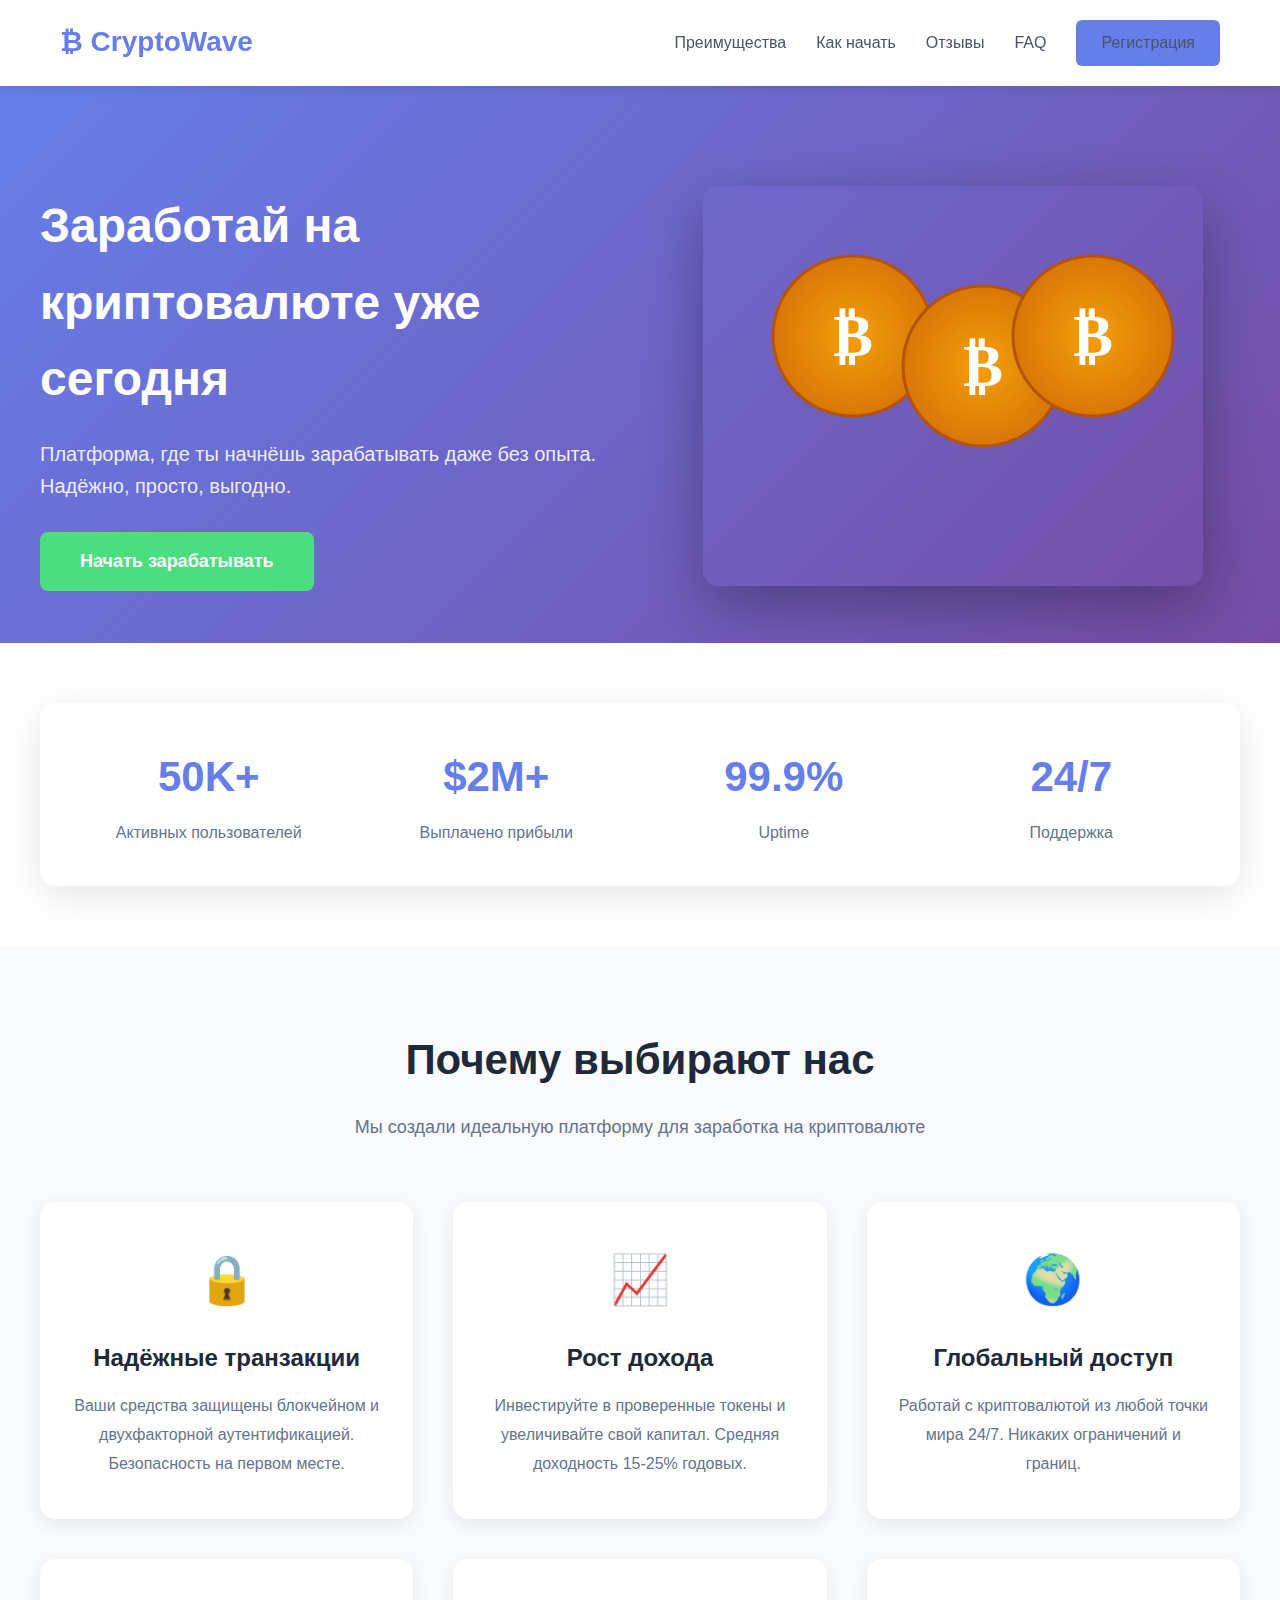
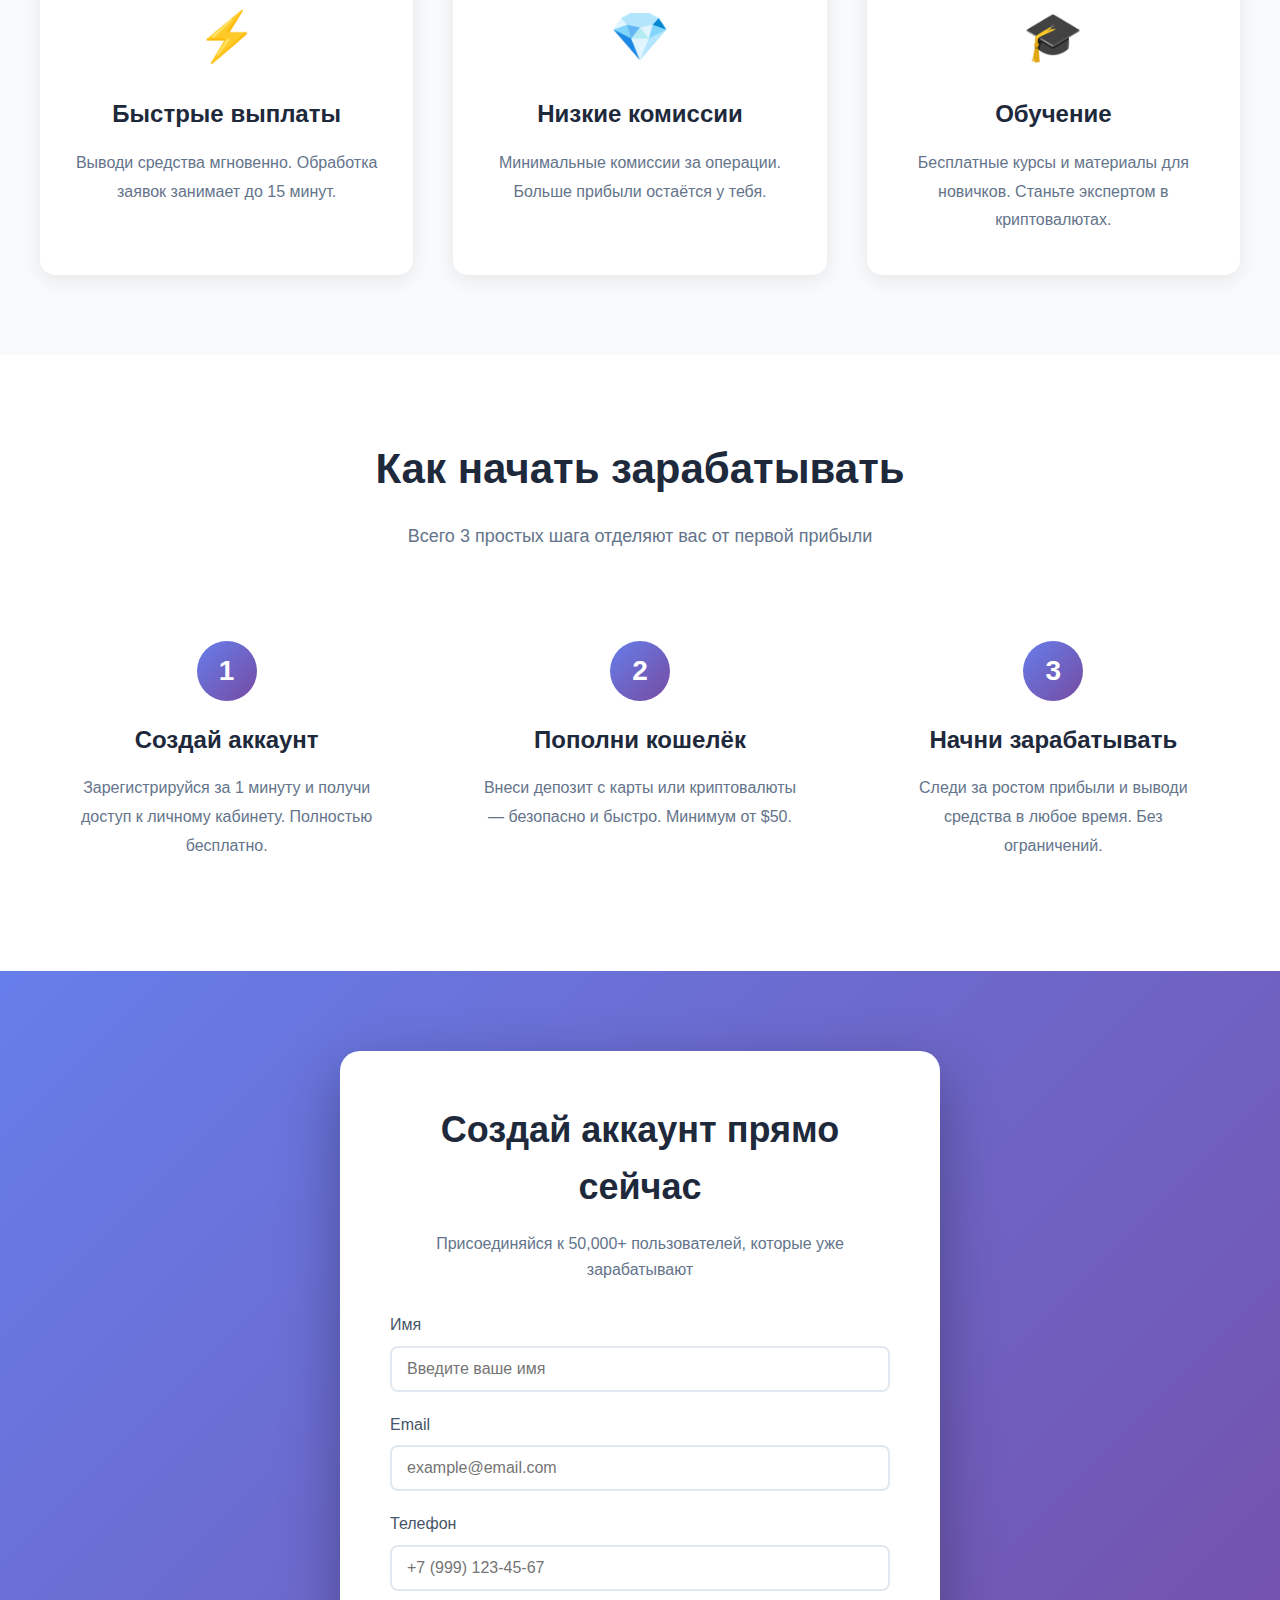
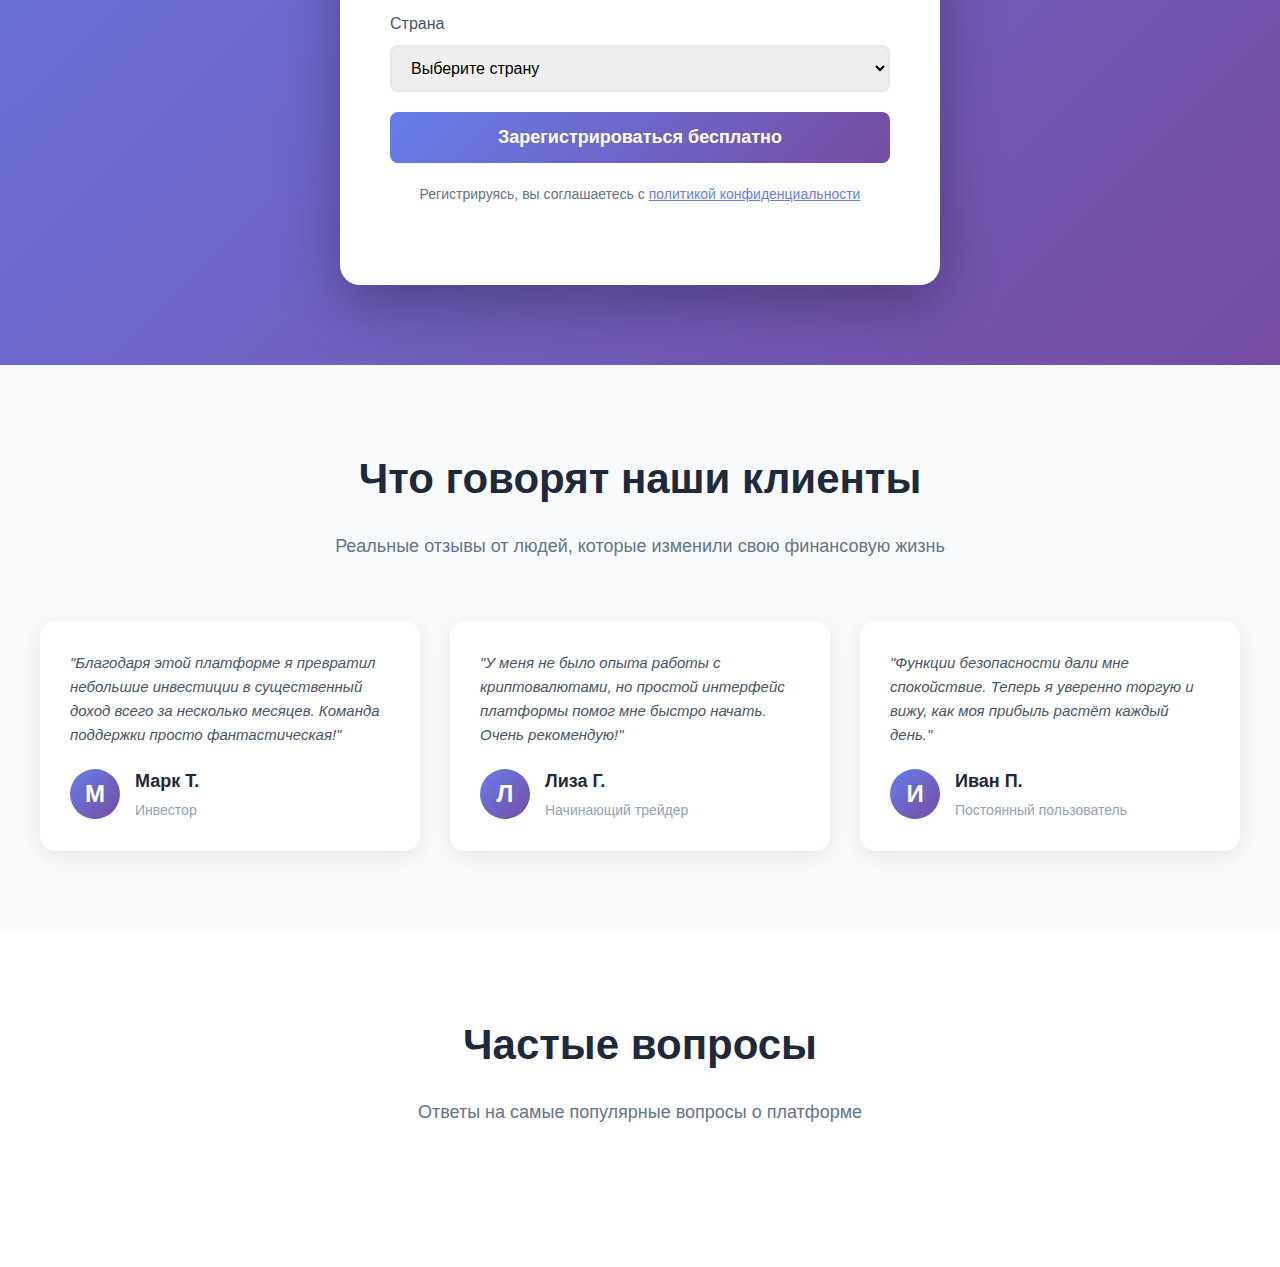
<file: index.html>
<!DOCTYPE html>
<html lang="ru">
<head>
    <meta charset="UTF-8">
    <meta name="viewport" content="width=device-width, initial-scale=1.0">
    <meta name="description" content="CryptoWave - Начни зарабатывать на криптовалюте уже сегодня. Надежная платформа для инвестиций в Bitcoin и другие криптовалюты.">
    <meta name="keywords" content="криптовалюта, биткоин, инвестиции, заработок, bitcoin, crypto">
    <meta property="og:title" content="CryptoWave - Заработай на криптовалюте">
    <meta property="og:description" content="Платформа, где ты начнёшь зарабатывать даже без опыта">
    <meta property="og:type" content="website">
    <title>CryptoWave - Заработай на криптовалюте уже сегодня</title>
    <link rel="icon" href="data:image/svg+xml,<svg xmlns='http://www.w3.org/2000/svg' viewBox='0 0 100 100'><text y='0.9em' font-size='90'>₿</text></svg>">
    <style>
        * {
            margin: 0;
            padding: 0;
            box-sizing: border-box;
        }

        body {
            font-family: 'Segoe UI', Tahoma, Geneva, Verdana, sans-serif;
            line-height: 1.6;
            color: #333;
        }

        .container {
            max-width: 1200px;
            margin: 0 auto;
            padding: 0 20px;
        }

        /* Header */
        header {
            background: rgba(255, 255, 255, 0.98);
            padding: 20px 0;
            position: sticky;
            top: 0;
            z-index: 1000;
            box-shadow: 0 2px 10px rgba(0, 0, 0, 0.1);
        }

        .header-content {
            max-width: 1200px;
            margin: 0 auto;
            padding: 0 20px;
            display: flex;
            justify-content: space-between;
            align-items: center;
        }

        .logo {
            font-size: 28px;
            font-weight: bold;
            color: #667eea;
            display: flex;
            align-items: center;
            gap: 10px;
        }

        .nav-links {
            display: flex;
            gap: 30px;
            align-items: center;
        }

        .nav-links a {
            color: #475569;
            text-decoration: none;
            font-weight: 500;
            transition: color 0.3s;
        }

        .nav-links a:hover {
            color: #667eea;
        }

        .header-cta {
            background: #667eea;
            color: white;
            padding: 10px 25px;
            border-radius: 6px;
            text-decoration: none;
            font-weight: 600;
            transition: all 0.3s;
        }

        .header-cta:hover {
            background: #5568d3;
            transform: translateY(-2px);
        }

        /* Hero Section */
        .hero {
            background: linear-gradient(135deg, #667eea 0%, #764ba2 100%);
            padding: 100px 20px;
            min-height: 600px;
            display: flex;
            align-items: center;
        }

        .hero-content {
            display: grid;
            grid-template-columns: 1fr 1fr;
            gap: 50px;
            align-items: center;
            max-width: 1200px;
            margin: 0 auto;
        }

        .hero-text h1 {
            font-size: 48px;
            color: #fff;
            margin-bottom: 20px;
            font-weight: 700;
        }

        .hero-text p {
            font-size: 20px;
            color: rgba(255, 255, 255, 0.9);
            margin-bottom: 30px;
        }

        .cta-button {
            background: #4ade80;
            color: white;
            padding: 15px 40px;
            border: none;
            border-radius: 8px;
            font-size: 18px;
            font-weight: 600;
            cursor: pointer;
            transition: all 0.3s;
            display: inline-block;
            text-decoration: none;
        }

        .cta-button:hover {
            background: #22c55e;
            transform: translateY(-2px);
            box-shadow: 0 10px 20px rgba(0, 0, 0, 0.2);
        }

        .hero-image {
            text-align: center;
        }

        .hero-image img {
            max-width: 100%;
            height: auto;
            border-radius: 15px;
            box-shadow: 0 20px 60px rgba(0, 0, 0, 0.3);
        }

        /* Stats Section */
        .stats {
            background: white;
            padding: 60px 20px;
            margin-top: -50px;
            position: relative;
            z-index: 10;
        }

        .stats-grid {
            display: grid;
            grid-template-columns: repeat(4, 1fr);
            gap: 30px;
            max-width: 1200px;
            margin: 0 auto;
            background: white;
            padding: 40px;
            border-radius: 15px;
            box-shadow: 0 10px 40px rgba(0, 0, 0, 0.1);
        }

        .stat-item {
            text-align: center;
        }

        .stat-number {
            font-size: 42px;
            font-weight: bold;
            color: #667eea;
            margin-bottom: 10px;
        }

        .stat-label {
            font-size: 16px;
            color: #64748b;
        }

        /* Features Section */
        .features {
            padding: 80px 20px;
            background: #f8fafc;
        }

        .section-title {
            text-align: center;
            font-size: 42px;
            color: #1e293b;
            margin-bottom: 20px;
        }

        .section-subtitle {
            text-align: center;
            font-size: 18px;
            color: #64748b;
            margin-bottom: 60px;
        }

        .features-grid {
            display: grid;
            grid-template-columns: repeat(3, 1fr);
            gap: 40px;
            max-width: 1200px;
            margin: 0 auto;
        }

        .feature-card {
            background: white;
            text-align: center;
            padding: 40px 30px;
            border-radius: 15px;
            box-shadow: 0 5px 20px rgba(0, 0, 0, 0.08);
            transition: all 0.3s;
        }

        .feature-card:hover {
            transform: translateY(-10px);
            box-shadow: 0 15px 40px rgba(0, 0, 0, 0.15);
        }

        .feature-icon {
            font-size: 48px;
            margin-bottom: 20px;
        }

        .feature-card h3 {
            font-size: 24px;
            color: #1e293b;
            margin-bottom: 15px;
        }

        .feature-card p {
            font-size: 16px;
            color: #64748b;
            line-height: 1.8;
        }

        /* Steps Section */
        .steps {
            padding: 80px 20px;
            background: white;
        }

        .steps-grid {
            display: grid;
            grid-template-columns: repeat(3, 1fr);
            gap: 40px;
            max-width: 1200px;
            margin: 0 auto;
        }

        .step-card {
            text-align: center;
            padding: 30px;
            position: relative;
        }

        .step-number {
            width: 60px;
            height: 60px;
            background: linear-gradient(135deg, #667eea 0%, #764ba2 100%);
            color: white;
            border-radius: 50%;
            display: flex;
            align-items: center;
            justify-content: center;
            font-size: 28px;
            font-weight: bold;
            margin: 0 auto 20px;
        }

        .step-card h3 {
            font-size: 24px;
            color: #1e293b;
            margin-bottom: 15px;
        }

        .step-card p {
            font-size: 16px;
            color: #64748b;
            line-height: 1.8;
        }

        /* Registration Section */
        .registration {
            padding: 80px 20px;
            background: linear-gradient(135deg, #667eea 0%, #764ba2 100%);
        }

        .registration-content {
            max-width: 600px;
            margin: 0 auto;
            background: white;
            padding: 50px;
            border-radius: 20px;
            box-shadow: 0 20px 60px rgba(0, 0, 0, 0.3);
        }

        .registration h2 {
            text-align: center;
            font-size: 36px;
            color: #1e293b;
            margin-bottom: 15px;
        }

        .registration p {
            text-align: center;
            color: #64748b;
            margin-bottom: 30px;
        }

        .form-group {
            margin-bottom: 20px;
        }

        .form-group label {
            display: block;
            margin-bottom: 8px;
            color: #475569;
            font-weight: 500;
        }

        .form-group input,
        .form-group select {
            width: 100%;
            padding: 12px 15px;
            border: 2px solid #e2e8f0;
            border-radius: 8px;
            font-size: 16px;
            transition: border-color 0.3s;
        }

        .form-group input:focus,
        .form-group select:focus {
            outline: none;
            border-color: #667eea;
        }

        .submit-button {
            width: 100%;
            background: linear-gradient(135deg, #667eea 0%, #764ba2 100%);
            color: white;
            padding: 15px;
            border: none;
            border-radius: 8px;
            font-size: 18px;
            font-weight: 600;
            cursor: pointer;
            transition: all 0.3s;
        }

        .submit-button:hover {
            transform: translateY(-2px);
            box-shadow: 0 10px 30px rgba(102, 126, 234, 0.4);
        }

        .form-note {
            text-align: center;
            font-size: 14px;
            color: #64748b;
            margin-top: 20px;
        }

        /* Testimonials Section */
        .testimonials {
            padding: 80px 20px;
            background: #f8fafc;
        }

        .testimonials-grid {
            display: grid;
            grid-template-columns: repeat(3, 1fr);
            gap: 30px;
            max-width: 1200px;
            margin: 0 auto;
        }

        .testimonial-card {
            background: white;
            padding: 30px;
            border-radius: 15px;
            box-shadow: 0 5px 20px rgba(0, 0, 0, 0.08);
            transition: all 0.3s;
        }

        .testimonial-card:hover {
            transform: translateY(-5px);
            box-shadow: 0 15px 40px rgba(0, 0, 0, 0.12);
        }

        .testimonial-text {
            font-size: 15px;
            color: #475569;
            margin-bottom: 20px;
            line-height: 1.6;
            font-style: italic;
        }

        .testimonial-author {
            display: flex;
            align-items: center;
            gap: 15px;
        }

        .author-avatar {
            width: 50px;
            height: 50px;
            border-radius: 50%;
            background: linear-gradient(135deg, #667eea 0%, #764ba2 100%);
            display: flex;
            align-items: center;
            justify-content: center;
            color: white;
            font-size: 24px;
            font-weight: bold;
        }

        .author-info h4 {
            font-size: 18px;
            color: #1e293b;
            margin-bottom: 3px;
        }

        .author-info p {
            font-size: 14px;
            color: #94a3b8;
        }

        /* FAQ Section */
        .faq {
            padding: 80px 20px;
            background: white;
        }

        .faq-container {
            max-width: 800px;
            margin: 0 auto;
        }

        .faq-item {
            background: #f8fafc;
            margin-bottom: 15px;
            border-radius: 10px;
            overflow: hidden;
        }

        .faq-question {
            padding: 20px;
            cursor: pointer;
            display: flex;
            justify-content: space-between;
            align-items: center;
            font-weight: 600;
            color: #1e293b;
            transition: background 0.3s;
        }

        .faq-question:hover {
            background: #e2e8f0;
        }

        .faq-answer {
            padding: 0 20px;
            max-height: 0;
            overflow: hidden;
            transition: all 0.3s;
            color: #64748b;
        }

        .faq-item.active .faq-answer {
            padding: 20px;
            max-height: 500px;
        }

        .faq-toggle {
            font-size: 24px;
            transition: transform 0.3s;
        }

        .faq-item.active .faq-toggle {
            transform: rotate(45deg);
        }

        /* CTA Section */
        .cta-section {
            padding: 80px 20px;
            background: linear-gradient(135deg, #667eea 0%, #764ba2 100%);
            text-align: center;
        }

        .cta-section h2 {
            font-size: 42px;
            color: white;
            margin-bottom: 20px;
        }

        .cta-section p {
            font-size: 20px;
            color: rgba(255, 255, 255, 0.9);
            margin-bottom: 30px;
        }

        /* Footer */
        footer {
            background: #1e293b;
            padding: 60px 20px 30px;
            color: white;
        }

        .footer-content {
            max-width: 1200px;
            margin: 0 auto;
            display: grid;
            grid-template-columns: repeat(4, 1fr);
            gap: 40px;
            margin-bottom: 40px;
        }

        .footer-section h3 {
            margin-bottom: 20px;
            color: #fff;
        }

        .footer-section ul {
            list-style: none;
        }

        .footer-section li {
            margin-bottom: 10px;
        }

        .footer-section a {
            color: #94a3b8;
            text-decoration: none;
            transition: color 0.3s;
        }

        .footer-section a:hover {
            color: #667eea;
        }

        .social-links {
            display: flex;
            gap: 15px;
        }

        .social-links a {
            width: 40px;
            height: 40px;
            background: #334155;
            border-radius: 50%;
            display: flex;
            align-items: center;
            justify-content: center;
            transition: all 0.3s;
        }

        .social-links a:hover {
            background: #667eea;
            transform: translateY(-3px);
        }

        .footer-bottom {
            text-align: center;
            padding-top: 30px;
            border-top: 1px solid #334155;
            color: #94a3b8;
        }

        /* Scroll to top button */
        .scroll-top {
            position: fixed;
            bottom: 30px;
            right: 30px;
            background: #667eea;
            color: white;
            width: 50px;
            height: 50px;
            border-radius: 50%;
            display: flex;
            align-items: center;
            justify-content: center;
            cursor: pointer;
            box-shadow: 0 5px 20px rgba(0, 0, 0, 0.3);
            transition: all 0.3s;
            font-size: 24px;
            opacity: 0;
            visibility: hidden;
        }

        .scroll-top.visible {
            opacity: 1;
            visibility: visible;
        }

        .scroll-top:hover {
            background: #5568d3;
            transform: translateY(-5px);
        }

        /* Responsive */
        @media (max-width: 968px) {
            .hero-content,
            .footer-content {
                grid-template-columns: 1fr;
            }

            .stats-grid {
                grid-template-columns: repeat(2, 1fr);
            }

            .features-grid,
            .steps-grid,
            .testimonials-grid {
                grid-template-columns: 1fr;
            }

            .hero-text h1 {
                font-size: 36px;
            }

            .nav-links {
                display: none;
            }
        }
    </style>
</head>
<body>
    <!-- Header -->
    <header>
        <div class="header-content">
            <div class="logo">
                ₿ CryptoWave
            </div>
            <nav class="nav-links">
                <a href="#features">Преимущества</a>
                <a href="#steps">Как начать</a>
                <a href="#testimonials">Отзывы</a>
                <a href="#faq">FAQ</a>
                <a href="#register" class="header-cta">Регистрация</a>
            </nav>
        </div>
    </header>

    <!-- Hero Section -->
    <section class="hero">
        <div class="hero-content">
            <div class="hero-text">
                <h1>Заработай на криптовалюте уже сегодня</h1>
                <p>Платформа, где ты начнёшь зарабатывать даже без опыта. Надёжно, просто, выгодно.</p>
                <a href="#register" class="cta-button">Начать зарабатывать</a>
            </div>
            <div class="hero-image">
                <img src="data:image/svg+xml,%3Csvg xmlns='http://www.w3.org/2000/svg' width='500' height='400'%3E%3Cdefs%3E%3CradialGradient id='coin1'%3E%3Cstop offset='0%25' style='stop-color:%23f59e0b'/%3E%3Cstop offset='100%25' style='stop-color:%23d97706'/%3E%3C/radialGradient%3E%3C/defs%3E%3Ccircle cx='150' cy='150' r='80' fill='url(%23coin1)' stroke='%23b45309' stroke-width='3'/%3E%3Ctext x='150' y='170' font-size='60' font-weight='bold' text-anchor='middle' fill='%23fff'%3E₿%3C/text%3E%3Ccircle cx='280' cy='180' r='80' fill='url(%23coin1)' stroke='%23b45309' stroke-width='3'/%3E%3Ctext x='280' y='200' font-size='60' font-weight='bold' text-anchor='middle' fill='%23fff'%3E₿%3C/text%3E%3Ccircle cx='390' cy='150' r='80' fill='url(%23coin1)' stroke='%23b45309' stroke-width='3'/%3E%3Ctext x='390' y='170' font-size='60' font-weight='bold' text-anchor='middle' fill='%23fff'%3E₿%3C/text%3E%3C/svg%3E" alt="Bitcoin">
            </div>
        </div>
    </section>

    <!-- Stats Section -->
    <section class="stats">
        <div class="stats-grid">
            <div class="stat-item">
                <div class="stat-number">50K+</div>
                <div class="stat-label">Активных пользователей</div>
            </div>
            <div class="stat-item">
                <div class="stat-number">$2M+</div>
                <div class="stat-label">Выплачено прибыли</div>
            </div>
            <div class="stat-item">
                <div class="stat-number">99.9%</div>
                <div class="stat-label">Uptime</div>
            </div>
            <div class="stat-item">
                <div class="stat-number">24/7</div>
                <div class="stat-label">Поддержка</div>
            </div>
        </div>
    </section>

    <!-- Features Section -->
    <section class="features" id="features">
        <h2 class="section-title">Почему выбирают нас</h2>
        <p class="section-subtitle">Мы создали идеальную платформу для заработка на криптовалюте</p>
        <div class="features-grid">
            <div class="feature-card">
                <div class="feature-icon">🔒</div>
                <h3>Надёжные транзакции</h3>
                <p>Ваши средства защищены блокчейном и двухфакторной аутентификацией. Безопасность на первом месте.</p>
            </div>
            <div class="feature-card">
                <div class="feature-icon">📈</div>
                <h3>Рост дохода</h3>
                <p>Инвестируйте в проверенные токены и увеличивайте свой капитал. Средняя доходность 15-25% годовых.</p>
            </div>
            <div class="feature-card">
                <div class="feature-icon">🌍</div>
                <h3>Глобальный доступ</h3>
                <p>Работай с криптовалютой из любой точки мира 24/7. Никаких ограничений и границ.</p>
            </div>
            <div class="feature-card">
                <div class="feature-icon">⚡</div>
                <h3>Быстрые выплаты</h3>
                <p>Выводи средства мгновенно. Обработка заявок занимает до 15 минут.</p>
            </div>
            <div class="feature-card">
                <div class="feature-icon">💎</div>
                <h3>Низкие комиссии</h3>
                <p>Минимальные комиссии за операции. Больше прибыли остаётся у тебя.</p>
            </div>
            <div class="feature-card">
                <div class="feature-icon">🎓</div>
                <h3>Обучение</h3>
                <p>Бесплатные курсы и материалы для новичков. Станьте экспертом в криптовалютах.</p>
            </div>
        </div>
    </section>

    <!-- Steps Section -->
    <section class="steps" id="steps">
        <h2 class="section-title">Как начать зарабатывать</h2>
        <p class="section-subtitle">Всего 3 простых шага отделяют вас от первой прибыли</p>
        <div class="steps-grid">
            <div class="step-card">
                <div class="step-number">1</div>
                <h3>Создай аккаунт</h3>
                <p>Зарегистрируйся за 1 минуту и получи доступ к личному кабинету. Полностью бесплатно.</p>
            </div>
            <div class="step-card">
                <div class="step-number">2</div>
                <h3>Пополни кошелёк</h3>
                <p>Внеси депозит с карты или криптовалюты — безопасно и быстро. Минимум от $50.</p>
            </div>
            <div class="step-card">
                <div class="step-number">3</div>
                <h3>Начни зарабатывать</h3>
                <p>Следи за ростом прибыли и выводи средства в любое время. Без ограничений.</p>
            </div>
        </div>
    </section>

    <!-- Registration Section -->
    <section class="registration" id="register">
        <div class="registration-content">
            <h2>Создай аккаунт прямо сейчас</h2>
            <p>Присоединяйся к 50,000+ пользователей, которые уже зарабатывают</p>
            <form id="registrationForm">
                <div class="form-group">
                    <label for="name">Имя</label>
                    <input type="text" id="name" name="name" required placeholder="Введите ваше имя">
                </div>
                <div class="form-group">
                    <label for="email">Email</label>
                    <input type="email" id="email" name="email" required placeholder="example@email.com">
                </div>
                <div class="form-group">
                    <label for="phone">Телефон</label>
                    <input type="tel" id="phone" name="phone" required placeholder="+7 (999) 123-45-67">
                </div>
                <div class="form-group">
                    <label for="country">Страна</label>
                    <select id="country" name="country" required>
                        <option value="">Выберите страну</option>
                        <option value="RU">Россия</option>
                        <option value="UA">Украина</option>
                        <option value="KZ">Казахстан</option>
                        <option value="BY">Беларусь</option>
                        <option value="OTHER">Другая</option>
                    </select>
                </div>
                <button type="submit" class="submit-button">Зарегистрироваться бесплатно</button>
                <p class="form-note">Регистрируясь, вы соглашаетесь с <a href="#" style="color: #667eea;">политикой конфиденциальности</a></p>
            </form>
        </div>
    </section>

    <!-- Testimonials Section -->
    <section class="testimonials" id="testimonials">
        <h2 class="section-title">Что говорят наши клиенты</h2>
        <p class="section-subtitle">Реальные отзывы от людей, которые изменили свою финансовую жизнь</p>
        <div class="testimonials-grid">
            <div class="testimonial-card">
                <p class="testimonial-text">"Благодаря этой платформе я превратил небольшие инвестиции в существенный доход всего за несколько месяцев. Команда поддержки просто фантастическая!"</p>
                <div class="testimonial-author">
                    <div class="author-avatar">М</div>
                    <div class="author-info">
                        <h4>Марк Т.</h4>
                        <p>Инвестор</p>
                    </div>
                </div>
            </div>
            <div class="testimonial-card">
                <p class="testimonial-text">"У меня не было опыта работы с криптовалютами, но простой интерфейс платформы помог мне быстро начать. Очень рекомендую!"</p>
                <div class="testimonial-author">
                    <div class="author-avatar">Л</div>
                    <div class="author-info">
                        <h4>Лиза Г.</h4>
                        <p>Начинающий трейдер</p>
                    </div>
                </div>
            </div>
            <div class="testimonial-card">
                <p class="testimonial-text">"Функции безопасности дали мне спокойствие. Теперь я уверенно торгую и вижу, как моя прибыль растёт каждый день."</p>
                <div class="testimonial-author">
                    <div class="author-avatar">И</div>
                    <div class="author-info">
                        <h4>Иван П.</h4>
                        <p>Постоянный пользователь</p>
                    </div>
                </div>
            </div>
        </div>
    </section>

    <!-- FAQ Section -->
    <section class="faq" id="faq">
        <h2 class="section-title">Частые вопросы</h2>
        <p class="section-subtitle">Ответы на самые популярные вопросы о платформе</p>
        <div class="faq-container">
            <div
</file>
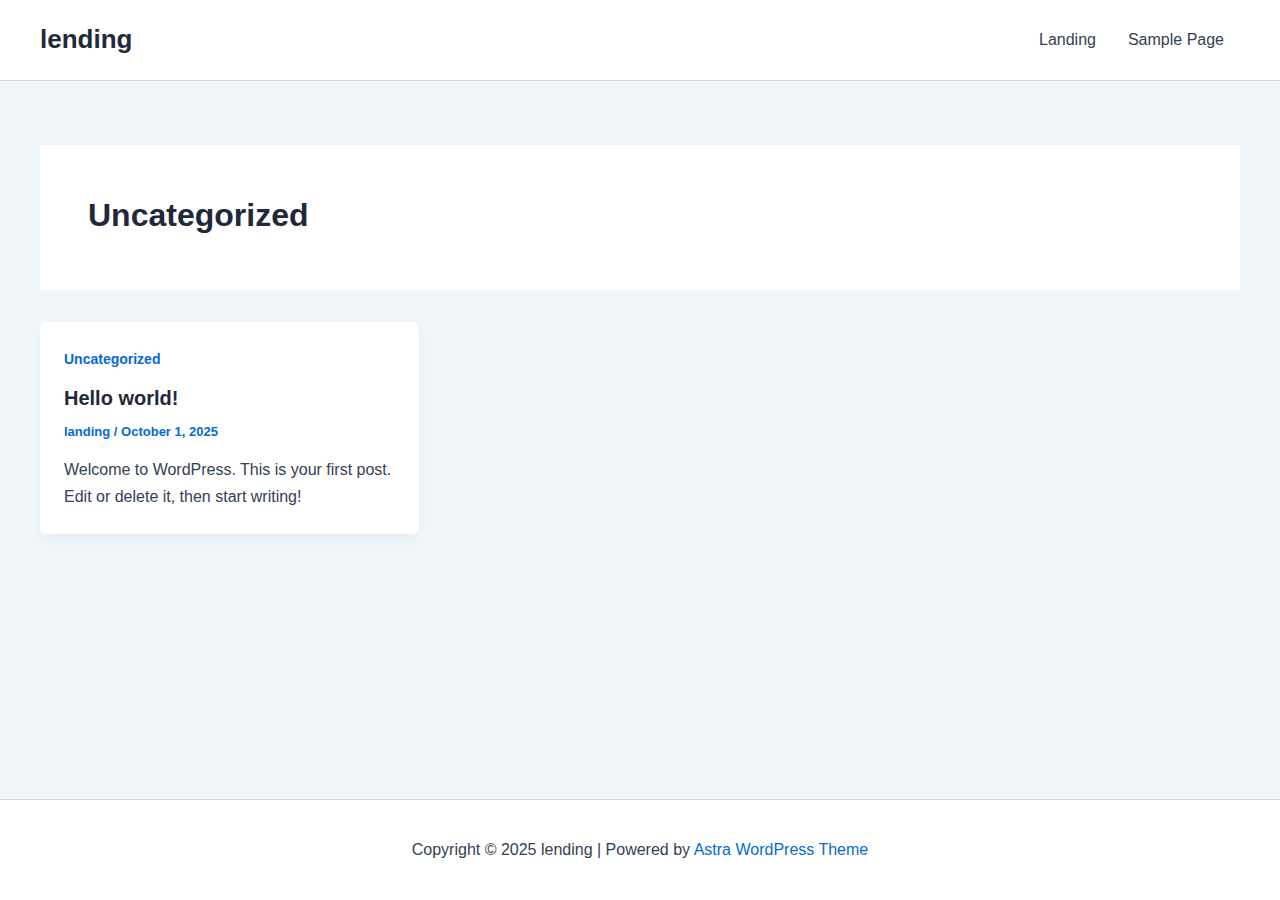
<file: category/uncategorized/index.html>
<!DOCTYPE html>
<html lang="en-US">
<head>
<meta charset="UTF-8">
<meta name="viewport" content="width=device-width, initial-scale=1">
	<link rel="profile" href="https://gmpg.org/xfn/11"> 
	<title>Uncategorized &ndash; lending</title>
<meta name="robots" content="max-image-preview:large">
	<style>img:is([sizes="auto" i], [sizes^="auto," i]) { contain-intrinsic-size: 3000px 1500px }</style>
	<link rel="alternate" type="application/rss+xml" title="lending &raquo; Feed" href="/feed/">
<link rel="alternate" type="application/rss+xml" title="lending &raquo; Comments Feed" href="/comments/feed/">
<link rel="alternate" type="application/rss+xml" title="lending &raquo; Uncategorized Category Feed" href="/category/uncategorized/feed/">
<script>
window._wpemojiSettings = {"baseUrl":"https:\/\/s.w.org\/images\/core\/emoji\/16.0.1\/72x72\/","ext":".png","svgUrl":"https:\/\/s.w.org\/images\/core\/emoji\/16.0.1\/svg\/","svgExt":".svg","source":{"concatemoji":"\/wp-includes\/js\/wp-emoji-release.min.js?ver=6.8.3"}};
/*! This file is auto-generated */
!function(s,n){var o,i,e;function c(e){try{var t={supportTests:e,timestamp:(new Date).valueOf()};sessionStorage.setItem(o,JSON.stringify(t))}catch(e){}}function p(e,t,n){e.clearRect(0,0,e.canvas.width,e.canvas.height),e.fillText(t,0,0);var t=new Uint32Array(e.getImageData(0,0,e.canvas.width,e.canvas.height).data),a=(e.clearRect(0,0,e.canvas.width,e.canvas.height),e.fillText(n,0,0),new Uint32Array(e.getImageData(0,0,e.canvas.width,e.canvas.height).data));return t.every(function(e,t){return e===a[t]})}function u(e,t){e.clearRect(0,0,e.canvas.width,e.canvas.height),e.fillText(t,0,0);for(var n=e.getImageData(16,16,1,1),a=0;a<n.data.length;a++)if(0!==n.data[a])return!1;return!0}function f(e,t,n,a){switch(t){case"flag":return n(e,"\ud83c\udff3\ufe0f\u200d\u26a7\ufe0f","\ud83c\udff3\ufe0f\u200b\u26a7\ufe0f")?!1:!n(e,"\ud83c\udde8\ud83c\uddf6","\ud83c\udde8\u200b\ud83c\uddf6")&&!n(e,"\ud83c\udff4\udb40\udc67\udb40\udc62\udb40\udc65\udb40\udc6e\udb40\udc67\udb40\udc7f","\ud83c\udff4\u200b\udb40\udc67\u200b\udb40\udc62\u200b\udb40\udc65\u200b\udb40\udc6e\u200b\udb40\udc67\u200b\udb40\udc7f");case"emoji":return!a(e,"\ud83e\udedf")}return!1}function g(e,t,n,a){var r="undefined"!=typeof WorkerGlobalScope&&self instanceof WorkerGlobalScope?new OffscreenCanvas(300,150):s.createElement("canvas"),o=r.getContext("2d",{willReadFrequently:!0}),i=(o.textBaseline="top",o.font="600 32px Arial",{});return e.forEach(function(e){i[e]=t(o,e,n,a)}),i}function t(e){var t=s.createElement("script");t.src=e,t.defer=!0,s.head.appendChild(t)}"undefined"!=typeof Promise&&(o="wpEmojiSettingsSupports",i=["flag","emoji"],n.supports={everything:!0,everythingExceptFlag:!0},e=new Promise(function(e){s.addEventListener("DOMContentLoaded",e,{once:!0})}),new Promise(function(t){var n=function(){try{var e=JSON.parse(sessionStorage.getItem(o));if("object"==typeof e&&"number"==typeof e.timestamp&&(new Date).valueOf()<e.timestamp+604800&&"object"==typeof e.supportTests)return e.supportTests}catch(e){}return null}();if(!n){if("undefined"!=typeof Worker&&"undefined"!=typeof OffscreenCanvas&&"undefined"!=typeof URL&&URL.createObjectURL&&"undefined"!=typeof Blob)try{var e="postMessage("+g.toString()+"("+[JSON.stringify(i),f.toString(),p.toString(),u.toString()].join(",")+"));",a=new Blob([e],{type:"text/javascript"}),r=new Worker(URL.createObjectURL(a),{name:"wpTestEmojiSupports"});return void(r.onmessage=function(e){c(n=e.data),r.terminate(),t(n)})}catch(e){}c(n=g(i,f,p,u))}t(n)}).then(function(e){for(var t in e)n.supports[t]=e[t],n.supports.everything=n.supports.everything&&n.supports[t],"flag"!==t&&(n.supports.everythingExceptFlag=n.supports.everythingExceptFlag&&n.supports[t]);n.supports.everythingExceptFlag=n.supports.everythingExceptFlag&&!n.supports.flag,n.DOMReady=!1,n.readyCallback=function(){n.DOMReady=!0}}).then(function(){return e}).then(function(){var e;n.supports.everything||(n.readyCallback(),(e=n.source||{}).concatemoji?t(e.concatemoji):e.wpemoji&&e.twemoji&&(t(e.twemoji),t(e.wpemoji)))}))}((window,document),window._wpemojiSettings);
</script>
<link rel="stylesheet" id="astra-theme-css-css" href="/wp-content/themes/astra/assets/css/minified/main.min.css?ver=4.11.12" media="all">
<style id="astra-theme-css-inline-css">
:root{--ast-post-nav-space:0;--ast-container-default-xlg-padding:2.5em;--ast-container-default-lg-padding:2.5em;--ast-container-default-slg-padding:2em;--ast-container-default-md-padding:2.5em;--ast-container-default-sm-padding:2.5em;--ast-container-default-xs-padding:2.4em;--ast-container-default-xxs-padding:1.8em;--ast-code-block-background:#ECEFF3;--ast-comment-inputs-background:#F9FAFB;--ast-normal-container-width:1200px;--ast-narrow-container-width:750px;--ast-blog-title-font-weight:600;--ast-blog-meta-weight:600;--ast-global-color-primary:var(--ast-global-color-4);--ast-global-color-secondary:var(--ast-global-color-5);--ast-global-color-alternate-background:var(--ast-global-color-6);--ast-global-color-subtle-background:var(--ast-global-color-7);--ast-bg-style-guide:#F8FAFC;--ast-shadow-style-guide:0px 0px 4px 0 #00000057;--ast-global-dark-bg-style:#fff;--ast-global-dark-lfs:#fbfbfb;--ast-widget-bg-color:#fafafa;--ast-wc-container-head-bg-color:#fbfbfb;--ast-title-layout-bg:#eeeeee;--ast-search-border-color:#e7e7e7;--ast-lifter-hover-bg:#e6e6e6;--ast-gallery-block-color:#000;--srfm-color-input-label:var(--ast-global-color-2);}html{font-size:100%;}a{color:var(--ast-global-color-0);}a:hover,a:focus{color:var(--ast-global-color-1);}body,button,input,select,textarea,.ast-button,.ast-custom-button{font-family:-apple-system,BlinkMacSystemFont,Segoe UI,Roboto,Oxygen-Sans,Ubuntu,Cantarell,Helvetica Neue,sans-serif;font-weight:400;font-size:16px;font-size:1rem;line-height:var(--ast-body-line-height,1.65);}blockquote{color:var(--ast-global-color-3);}h1,h2,h3,h4,h5,h6,.entry-content :where(h1,h2,h3,h4,h5,h6),.site-title,.site-title a{font-weight:600;}.ast-site-identity .site-title a{color:var(--ast-global-color-2);}.site-title{font-size:26px;font-size:1.625rem;display:block;}.site-header .site-description{font-size:15px;font-size:0.9375rem;display:none;}.entry-title{font-size:20px;font-size:1.25rem;}.ast-blog-single-element.ast-taxonomy-container a{font-size:14px;font-size:0.875rem;}.ast-blog-meta-container{font-size:13px;font-size:0.8125rem;}.archive .ast-article-post .ast-article-inner,.blog .ast-article-post .ast-article-inner,.archive .ast-article-post .ast-article-inner:hover,.blog .ast-article-post .ast-article-inner:hover{border-top-left-radius:6px;border-top-right-radius:6px;border-bottom-right-radius:6px;border-bottom-left-radius:6px;overflow:hidden;}h1,.entry-content :where(h1){font-size:36px;font-size:2.25rem;font-weight:600;line-height:1.4em;}h2,.entry-content :where(h2){font-size:30px;font-size:1.875rem;font-weight:600;line-height:1.3em;}h3,.entry-content :where(h3){font-size:24px;font-size:1.5rem;font-weight:600;line-height:1.3em;}h4,.entry-content :where(h4){font-size:20px;font-size:1.25rem;line-height:1.2em;font-weight:600;}h5,.entry-content :where(h5){font-size:18px;font-size:1.125rem;line-height:1.2em;font-weight:600;}h6,.entry-content :where(h6){font-size:16px;font-size:1rem;line-height:1.25em;font-weight:600;}::selection{background-color:var(--ast-global-color-0);color:#ffffff;}body,h1,h2,h3,h4,h5,h6,.entry-title a,.entry-content :where(h1,h2,h3,h4,h5,h6){color:var(--ast-global-color-3);}.tagcloud a:hover,.tagcloud a:focus,.tagcloud a.current-item{color:#ffffff;border-color:var(--ast-global-color-0);background-color:var(--ast-global-color-0);}input:focus,input[type="text"]:focus,input[type="email"]:focus,input[type="url"]:focus,input[type="password"]:focus,input[type="reset"]:focus,input[type="search"]:focus,textarea:focus{border-color:var(--ast-global-color-0);}input[type="radio"]:checked,input[type=reset],input[type="checkbox"]:checked,input[type="checkbox"]:hover:checked,input[type="checkbox"]:focus:checked,input[type=range]::-webkit-slider-thumb{border-color:var(--ast-global-color-0);background-color:var(--ast-global-color-0);box-shadow:none;}.site-footer a:hover + .post-count,.site-footer a:focus + .post-count{background:var(--ast-global-color-0);border-color:var(--ast-global-color-0);}.single .nav-links .nav-previous,.single .nav-links .nav-next{color:var(--ast-global-color-0);}.entry-meta,.entry-meta *{line-height:1.45;color:var(--ast-global-color-0);font-weight:600;}.entry-meta a:not(.ast-button):hover,.entry-meta a:not(.ast-button):hover *,.entry-meta a:not(.ast-button):focus,.entry-meta a:not(.ast-button):focus *,.page-links > .page-link,.page-links .page-link:hover,.post-navigation a:hover{color:var(--ast-global-color-1);}#cat option,.secondary .calendar_wrap thead a,.secondary .calendar_wrap thead a:visited{color:var(--ast-global-color-0);}.secondary .calendar_wrap #today,.ast-progress-val span{background:var(--ast-global-color-0);}.secondary a:hover + .post-count,.secondary a:focus + .post-count{background:var(--ast-global-color-0);border-color:var(--ast-global-color-0);}.calendar_wrap #today > a{color:#ffffff;}.page-links .page-link,.single .post-navigation a{color:var(--ast-global-color-3);}.ast-search-menu-icon .search-form button.search-submit{padding:0 4px;}.ast-search-menu-icon form.search-form{padding-right:0;}.ast-search-menu-icon.slide-search input.search-field{width:0;}.ast-header-search .ast-search-menu-icon.ast-dropdown-active .search-form,.ast-header-search .ast-search-menu-icon.ast-dropdown-active .search-field:focus{transition:all 0.2s;}.search-form input.search-field:focus{outline:none;}.ast-search-menu-icon .search-form button.search-submit:focus,.ast-theme-transparent-header .ast-header-search .ast-dropdown-active .ast-icon,.ast-theme-transparent-header .ast-inline-search .search-field:focus .ast-icon{color:var(--ast-global-color-1);}.ast-header-search .slide-search .search-form{border:2px solid var(--ast-global-color-0);}.ast-header-search .slide-search .search-field{background-color:(--ast-global-dark-bg-style);}.ast-archive-title{color:var(--ast-global-color-2);}.widget-title{font-size:22px;font-size:1.375rem;color:var(--ast-global-color-2);}.ast-single-post .entry-content a,.ast-comment-content a:not(.ast-comment-edit-reply-wrap a){text-decoration:underline;}.ast-single-post .elementor-widget-button .elementor-button,.ast-single-post .entry-content .uagb-tab a,.ast-single-post .entry-content .uagb-ifb-cta a,.ast-single-post .entry-content .uabb-module-content a,.ast-single-post .entry-content .uagb-post-grid a,.ast-single-post .entry-content .uagb-timeline a,.ast-single-post .entry-content .uagb-toc__wrap a,.ast-single-post .entry-content .uagb-taxomony-box a,.entry-content .wp-block-latest-posts > li > a,.ast-single-post .entry-content .wp-block-file__button,a.ast-post-filter-single,.ast-single-post .ast-comment-content .comment-reply-link,.ast-single-post .ast-comment-content .comment-edit-link{text-decoration:none;}.ast-search-menu-icon.slide-search a:focus-visible:focus-visible,.astra-search-icon:focus-visible,#close:focus-visible,a:focus-visible,.ast-menu-toggle:focus-visible,.site .skip-link:focus-visible,.wp-block-loginout input:focus-visible,.wp-block-search.wp-block-search__button-inside .wp-block-search__inside-wrapper,.ast-header-navigation-arrow:focus-visible,.ast-orders-table__row .ast-orders-table__cell:focus-visible,a#ast-apply-coupon:focus-visible,#ast-apply-coupon:focus-visible,#close:focus-visible,.button.search-submit:focus-visible,#search_submit:focus,.normal-search:focus-visible,.ast-header-account-wrap:focus-visible,.astra-cart-drawer-close:focus,.ast-single-variation:focus,.ast-button:focus{outline-style:dotted;outline-color:inherit;outline-width:thin;}input:focus,input[type="text"]:focus,input[type="email"]:focus,input[type="url"]:focus,input[type="password"]:focus,input[type="reset"]:focus,input[type="search"]:focus,input[type="number"]:focus,textarea:focus,.wp-block-search__input:focus,[data-section="section-header-mobile-trigger"] .ast-button-wrap .ast-mobile-menu-trigger-minimal:focus,.ast-mobile-popup-drawer.active .menu-toggle-close:focus,#ast-scroll-top:focus,#coupon_code:focus,#ast-coupon-code:focus{border-style:dotted;border-color:inherit;border-width:thin;}input{outline:none;}.ast-logo-title-inline .site-logo-img{padding-right:1em;}body .ast-oembed-container *{position:absolute;top:0;width:100%;height:100%;left:0;}body .wp-block-embed-pocket-casts .ast-oembed-container *{position:unset;}.ast-single-post-featured-section + article {margin-top: 2em;}.site-content .ast-single-post-featured-section img {width: 100%;overflow: hidden;object-fit: cover;}.ast-separate-container .site-content .ast-single-post-featured-section + article {margin-top: -80px;z-index: 9;position: relative;border-radius: 4px;}@media (min-width: 922px) {.ast-no-sidebar .site-content .ast-article-image-container--wide {margin-left: -120px;margin-right: -120px;max-width: unset;width: unset;}.ast-left-sidebar .site-content .ast-article-image-container--wide,.ast-right-sidebar .site-content .ast-article-image-container--wide {margin-left: -10px;margin-right: -10px;}.site-content .ast-article-image-container--full {margin-left: calc( -50vw + 50%);margin-right: calc( -50vw + 50%);max-width: 100vw;width: 100vw;}.ast-left-sidebar .site-content .ast-article-image-container--full,.ast-right-sidebar .site-content .ast-article-image-container--full {margin-left: -10px;margin-right: -10px;max-width: inherit;width: auto;}}.site > .ast-single-related-posts-container {margin-top: 0;}@media (min-width: 922px) {.ast-desktop .ast-container--narrow {max-width: var(--ast-narrow-container-width);margin: 0 auto;}}input[type="text"],input[type="number"],input[type="email"],input[type="url"],input[type="password"],input[type="search"],input[type=reset],input[type=tel],input[type=date],select,textarea{font-size:16px;font-style:normal;font-weight:400;line-height:24px;width:100%;padding:12px 16px;border-radius:4px;box-shadow:0px 1px 2px 0px rgba(0,0,0,0.05);color:var(--ast-form-input-text,#475569);}input[type="text"],input[type="number"],input[type="email"],input[type="url"],input[type="password"],input[type="search"],input[type=reset],input[type=tel],input[type=date],select{height:40px;}input[type="date"]{border-width:1px;border-style:solid;border-color:var(--ast-border-color);background:var( --ast-global-color-secondary,--ast-global-color-5 );}input[type="text"]:focus,input[type="number"]:focus,input[type="email"]:focus,input[type="url"]:focus,input[type="password"]:focus,input[type="search"]:focus,input[type=reset]:focus,input[type="tel"]:focus,input[type="date"]:focus,select:focus,textarea:focus{border-color:#046BD2;box-shadow:none;outline:none;color:var(--ast-form-input-focus-text,#475569);}label,legend{color:#111827;font-size:14px;font-style:normal;font-weight:500;line-height:20px;}select{padding:6px 10px;}fieldset{padding:30px;border-radius:4px;}button,.ast-button,.button,input[type="button"],input[type="reset"],input[type="submit"],a:where(.wp-block-button__link){border-radius:4px;box-shadow:0px 1px 2px 0px rgba(0,0,0,0.05);}:root{--ast-comment-inputs-background:#FFF;}::placeholder{color:var(--ast-form-field-color,#9CA3AF);}::-ms-input-placeholder{color:var(--ast-form-field-color,#9CA3AF);}.wpcf7 input.wpcf7-form-control:not([type=submit]),.wpcf7 textarea.wpcf7-form-control{padding:12px 16px;}.wpcf7 select.wpcf7-form-control{padding:6px 10px;}.wpcf7 input.wpcf7-form-control:not([type=submit]):focus,.wpcf7 select.wpcf7-form-control:focus,.wpcf7 textarea.wpcf7-form-control:focus{border-style:disable;border-color:#046BD2;border-width:thin;box-shadow:none;outline:none;color:var(--ast-form-input-focus-text,#475569);}.wpcf7 .wpcf7-not-valid-tip{color:#DC2626;font-size:14px;font-weight:400;line-height:20px;margin-top:8px;}.wpcf7 input[type=file].wpcf7-form-control{font-size:16px;font-style:normal;font-weight:400;line-height:24px;width:100%;padding:12px 16px;border-radius:4px;box-shadow:0px 1px 2px 0px rgba(0,0,0,0.05);color:var(--ast-form-input-text,#475569);}@media (max-width:921.9px){#ast-desktop-header{display:none;}}@media (min-width:922px){#ast-mobile-header{display:none;}}.wp-block-buttons.aligncenter{justify-content:center;}.wp-block-button.is-style-outline .wp-block-button__link{border-color:var(--ast-global-color-0);}div.wp-block-button.is-style-outline > .wp-block-button__link:not(.has-text-color),div.wp-block-button.wp-block-button__link.is-style-outline:not(.has-text-color){color:var(--ast-global-color-0);}.wp-block-button.is-style-outline .wp-block-button__link:hover,.wp-block-buttons .wp-block-button.is-style-outline .wp-block-button__link:focus,.wp-block-buttons .wp-block-button.is-style-outline > .wp-block-button__link:not(.has-text-color):hover,.wp-block-buttons .wp-block-button.wp-block-button__link.is-style-outline:not(.has-text-color):hover{color:#ffffff;background-color:var(--ast-global-color-1);border-color:var(--ast-global-color-1);}.post-page-numbers.current .page-link,.ast-pagination .page-numbers.current{color:#ffffff;border-color:var(--ast-global-color-0);background-color:var(--ast-global-color-0);}.wp-block-buttons .wp-block-button.is-style-outline .wp-block-button__link.wp-element-button,.ast-outline-button,.wp-block-uagb-buttons-child .uagb-buttons-repeater.ast-outline-button{border-color:var(--ast-global-color-0);border-top-width:2px;border-right-width:2px;border-bottom-width:2px;border-left-width:2px;font-family:inherit;font-weight:500;font-size:16px;font-size:1rem;line-height:1em;padding-top:13px;padding-right:30px;padding-bottom:13px;padding-left:30px;}.wp-block-buttons .wp-block-button.is-style-outline > .wp-block-button__link:not(.has-text-color),.wp-block-buttons .wp-block-button.wp-block-button__link.is-style-outline:not(.has-text-color),.ast-outline-button{color:var(--ast-global-color-0);}.wp-block-button.is-style-outline .wp-block-button__link:hover,.wp-block-buttons .wp-block-button.is-style-outline .wp-block-button__link:focus,.wp-block-buttons .wp-block-button.is-style-outline > .wp-block-button__link:not(.has-text-color):hover,.wp-block-buttons .wp-block-button.wp-block-button__link.is-style-outline:not(.has-text-color):hover,.ast-outline-button:hover,.ast-outline-button:focus,.wp-block-uagb-buttons-child .uagb-buttons-repeater.ast-outline-button:hover,.wp-block-uagb-buttons-child .uagb-buttons-repeater.ast-outline-button:focus{color:#ffffff;background-color:var(--ast-global-color-1);border-color:var(--ast-global-color-1);}.ast-single-post .entry-content a.ast-outline-button,.ast-single-post .entry-content .is-style-outline>.wp-block-button__link{text-decoration:none;}.wp-block-button .wp-block-button__link.wp-element-button.is-style-outline:not(.has-background),.wp-block-button.is-style-outline>.wp-block-button__link.wp-element-button:not(.has-background),.ast-outline-button{background-color:transparent;}.uagb-buttons-repeater.ast-outline-button{border-radius:9999px;}@media (max-width:921px){.wp-block-buttons .wp-block-button.is-style-outline .wp-block-button__link.wp-element-button,.ast-outline-button,.wp-block-uagb-buttons-child .uagb-buttons-repeater.ast-outline-button{padding-top:12px;padding-right:28px;padding-bottom:12px;padding-left:28px;}}@media (max-width:544px){.wp-block-buttons .wp-block-button.is-style-outline .wp-block-button__link.wp-element-button,.ast-outline-button,.wp-block-uagb-buttons-child .uagb-buttons-repeater.ast-outline-button{padding-top:10px;padding-right:24px;padding-bottom:10px;padding-left:24px;}}.entry-content[data-ast-blocks-layout] > figure{margin-bottom:1em;}h1.widget-title{font-weight:600;}h2.widget-title{font-weight:600;}h3.widget-title{font-weight:600;}#page{display:flex;flex-direction:column;min-height:100vh;}.ast-404-layout-1 h1.page-title{color:var(--ast-global-color-2);}.single .post-navigation a{line-height:1em;height:inherit;}.error-404 .page-sub-title{font-size:1.5rem;font-weight:inherit;}.search .site-content .content-area .search-form{margin-bottom:0;}#page .site-content{flex-grow:1;}.widget{margin-bottom:1.25em;}#secondary li{line-height:1.5em;}#secondary .wp-block-group h2{margin-bottom:0.7em;}#secondary h2{font-size:1.7rem;}.ast-separate-container .ast-article-post,.ast-separate-container .ast-article-single,.ast-separate-container .comment-respond{padding:3em;}.ast-separate-container .ast-article-single .ast-article-single{padding:0;}.ast-article-single .wp-block-post-template-is-layout-grid{padding-left:0;}.ast-separate-container .comments-title,.ast-narrow-container .comments-title{padding:1.5em 2em;}.ast-page-builder-template .comment-form-textarea,.ast-comment-formwrap .ast-grid-common-col{padding:0;}.ast-comment-formwrap{padding:0;display:inline-flex;column-gap:20px;width:100%;margin-left:0;margin-right:0;}.comments-area textarea#comment:focus,.comments-area textarea#comment:active,.comments-area .ast-comment-formwrap input[type="text"]:focus,.comments-area .ast-comment-formwrap input[type="text"]:active {box-shadow:none;outline:none;}.archive.ast-page-builder-template .entry-header{margin-top:2em;}.ast-page-builder-template .ast-comment-formwrap{width:100%;}.entry-title{margin-bottom:0.6em;}.ast-archive-description p{font-size:inherit;font-weight:inherit;line-height:inherit;}.ast-separate-container .ast-comment-list li.depth-1,.hentry{margin-bottom:1.5em;}.site-content section.ast-archive-description{margin-bottom:2em;}@media (min-width:921px){.ast-left-sidebar.ast-page-builder-template #secondary,.archive.ast-right-sidebar.ast-page-builder-template .site-main{padding-left:20px;padding-right:20px;}}@media (max-width:544px){.ast-comment-formwrap.ast-row{column-gap:10px;display:inline-block;}#ast-commentform .ast-grid-common-col{position:relative;width:100%;}}@media (min-width:1201px){.ast-separate-container .ast-article-post,.ast-separate-container .ast-article-single,.ast-separate-container .ast-author-box,.ast-separate-container .ast-404-layout-1,.ast-separate-container .no-results{padding:3em;}}@media (max-width:921px){.ast-left-sidebar #content > .ast-container{display:flex;flex-direction:column-reverse;width:100%;}}@media (min-width:922px){.ast-separate-container.ast-right-sidebar #primary,.ast-separate-container.ast-left-sidebar #primary{border:0;}.search-no-results.ast-separate-container #primary{margin-bottom:4em;}}.wp-block-button .wp-block-button__link{color:#ffffff;}.wp-block-button .wp-block-button__link:hover,.wp-block-button .wp-block-button__link:focus{color:#ffffff;background-color:var(--ast-global-color-1);border-color:var(--ast-global-color-1);}.elementor-widget-heading h1.elementor-heading-title{line-height:1.4em;}.elementor-widget-heading h2.elementor-heading-title{line-height:1.3em;}.elementor-widget-heading h3.elementor-heading-title{line-height:1.3em;}.elementor-widget-heading h4.elementor-heading-title{line-height:1.2em;}.elementor-widget-heading h5.elementor-heading-title{line-height:1.2em;}.elementor-widget-heading h6.elementor-heading-title{line-height:1.25em;}.wp-block-button .wp-block-button__link,.wp-block-search .wp-block-search__button,body .wp-block-file .wp-block-file__button{border-color:var(--ast-global-color-0);background-color:var(--ast-global-color-0);color:#ffffff;font-family:inherit;font-weight:500;line-height:1em;font-size:16px;font-size:1rem;padding-top:15px;padding-right:30px;padding-bottom:15px;padding-left:30px;}.ast-single-post .entry-content .wp-block-button .wp-block-button__link,.ast-single-post .entry-content .wp-block-search .wp-block-search__button,body .entry-content .wp-block-file .wp-block-file__button{text-decoration:none;}@media (max-width:921px){.wp-block-button .wp-block-button__link,.wp-block-search .wp-block-search__button,body .wp-block-file .wp-block-file__button{padding-top:14px;padding-right:28px;padding-bottom:14px;padding-left:28px;}}@media (max-width:544px){.wp-block-button .wp-block-button__link,.wp-block-search .wp-block-search__button,body .wp-block-file .wp-block-file__button{padding-top:12px;padding-right:24px;padding-bottom:12px;padding-left:24px;}}.menu-toggle,button,.ast-button,.ast-custom-button,.button,input#submit,input[type="button"],input[type="submit"],input[type="reset"],#comments .submit,.search .search-submit,form[CLASS*="wp-block-search__"].wp-block-search .wp-block-search__inside-wrapper .wp-block-search__button,body .wp-block-file .wp-block-file__button,.search .search-submit{border-style:solid;border-top-width:0;border-right-width:0;border-left-width:0;border-bottom-width:0;color:#ffffff;border-color:var(--ast-global-color-0);background-color:var(--ast-global-color-0);padding-top:15px;padding-right:30px;padding-bottom:15px;padding-left:30px;font-family:inherit;font-weight:500;font-size:16px;font-size:1rem;line-height:1em;}button:focus,.menu-toggle:hover,button:hover,.ast-button:hover,.ast-custom-button:hover .button:hover,.ast-custom-button:hover ,input[type=reset]:hover,input[type=reset]:focus,input#submit:hover,input#submit:focus,input[type="button"]:hover,input[type="button"]:focus,input[type="submit"]:hover,input[type="submit"]:focus,form[CLASS*="wp-block-search__"].wp-block-search .wp-block-search__inside-wrapper .wp-block-search__button:hover,form[CLASS*="wp-block-search__"].wp-block-search .wp-block-search__inside-wrapper .wp-block-search__button:focus,body .wp-block-file .wp-block-file__button:hover,body .wp-block-file .wp-block-file__button:focus{color:#ffffff;background-color:var(--ast-global-color-1);border-color:var(--ast-global-color-1);}form[CLASS*="wp-block-search__"].wp-block-search .wp-block-search__inside-wrapper .wp-block-search__button.has-icon{padding-top:calc(15px - 3px);padding-right:calc(30px - 3px);padding-bottom:calc(15px - 3px);padding-left:calc(30px - 3px);}@media (max-width:921px){.menu-toggle,button,.ast-button,.ast-custom-button,.button,input#submit,input[type="button"],input[type="submit"],input[type="reset"],#comments .submit,.search .search-submit,form[CLASS*="wp-block-search__"].wp-block-search .wp-block-search__inside-wrapper .wp-block-search__button,body .wp-block-file .wp-block-file__button,.search .search-submit{padding-top:14px;padding-right:28px;padding-bottom:14px;padding-left:28px;}}@media (max-width:544px){.menu-toggle,button,.ast-button,.ast-custom-button,.button,input#submit,input[type="button"],input[type="submit"],input[type="reset"],#comments .submit,.search .search-submit,form[CLASS*="wp-block-search__"].wp-block-search .wp-block-search__inside-wrapper .wp-block-search__button,body .wp-block-file .wp-block-file__button,.search .search-submit{padding-top:12px;padding-right:24px;padding-bottom:12px;padding-left:24px;}}@media (max-width:921px){.ast-mobile-header-stack .main-header-bar .ast-search-menu-icon{display:inline-block;}.ast-header-break-point.ast-header-custom-item-outside .ast-mobile-header-stack .main-header-bar .ast-search-icon{margin:0;}.ast-comment-avatar-wrap img{max-width:2.5em;}.ast-comment-meta{padding:0 1.8888em 1.3333em;}}@media (min-width:544px){.ast-container{max-width:100%;}}@media (max-width:544px){.ast-separate-container .ast-article-post,.ast-separate-container .ast-article-single,.ast-separate-container .comments-title,.ast-separate-container .ast-archive-description{padding:1.5em 1em;}.ast-separate-container #content .ast-container{padding-left:0.54em;padding-right:0.54em;}.ast-separate-container .ast-comment-list .bypostauthor{padding:.5em;}.ast-search-menu-icon.ast-dropdown-active .search-field{width:170px;}} #ast-mobile-header .ast-site-header-cart-li a{pointer-events:none;}.ast-separate-container{background-color:var(--ast-global-color-5);}@media (max-width:921px){.site-title{display:block;}.site-header .site-description{display:none;}h1,.entry-content :where(h1){font-size:30px;font-size:1.875rem;}h2,.entry-content :where(h2){font-size:25px;font-size:1.5625rem;}h3,.entry-content :where(h3){font-size:20px;font-size:1.25rem;}}@media (max-width:544px){.site-title{display:block;}.site-header .site-description{display:none;}h1,.entry-content :where(h1){font-size:30px;font-size:1.875rem;}h2,.entry-content :where(h2){font-size:25px;font-size:1.5625rem;}h3,.entry-content :where(h3){font-size:20px;font-size:1.25rem;}}@media (max-width:921px){html{font-size:91.2%;}}@media (max-width:544px){html{font-size:91.2%;}}@media (min-width:922px){.ast-container{max-width:1240px;}}@media (min-width:922px){.site-content .ast-container{display:flex;}}@media (max-width:921px){.site-content .ast-container{flex-direction:column;}}.ast-blog-layout-4-grid .ast-article-post{width:33.33%;margin-bottom:2em;border-bottom:0;background-color:transparent;}.ast-blog-layout-4-grid .ast-article-inner .wp-post-image{width:100%;}.ast-article-inner{padding:1.5em;}.ast-blog-layout-4-grid .ast-row{display:flex;flex-wrap:wrap;flex-flow:row wrap;align-items:stretch;}.ast-separate-container .ast-blog-layout-4-grid .ast-article-post{padding:0 1em 0;}.ast-separate-container.ast-desktop .ast-blog-layout-4-grid .ast-row{margin-left:-1em;margin-right:-1em;}.ast-blog-layout-4-grid .ast-article-inner{box-shadow:0px 6px 15px -2px rgba(16,24,40,0.05);}.ast-separate-container .ast-blog-layout-4-grid .ast-article-inner,.ast-plain-container .ast-blog-layout-4-grid .ast-article-inner{height:100%;}.ast-row .blog-layout-4 .post-content,.blog-layout-4 .post-thumb{padding-left:0;padding-right:0;}.ast-article-post.remove-featured-img-padding .blog-layout-4 .post-content .ast-blog-featured-section:first-child .post-thumb-img-content{margin-top:-1.5em;}.ast-article-post.remove-featured-img-padding .blog-layout-4 .post-content .ast-blog-featured-section .post-thumb-img-content{margin-left:-1.5em;margin-right:-1.5em;}@media (max-width:921px){.ast-blog-layout-4-grid .ast-article-post{width:100%;}}.ast-blog-layout-6-grid .ast-blog-featured-section:before { content: ""; }.ast-article-post .post-thumb-img-content img{aspect-ratio:16/9;width:100%;}.ast-article-post .post-thumb-img-content{overflow:hidden;}.ast-article-post .post-thumb-img-content img{transform:scale(1);transition:transform .5s ease;}.ast-article-post:hover .post-thumb-img-content img{transform:scale(1.1);}.cat-links.badge a,.tags-links.badge a {padding: 4px 8px;border-radius: 3px;font-weight: 400;}.cat-links.underline a,.tags-links.underline a{text-decoration: underline;}@media (min-width:922px){.main-header-menu .sub-menu .menu-item.ast-left-align-sub-menu:hover > .sub-menu,.main-header-menu .sub-menu .menu-item.ast-left-align-sub-menu.focus > .sub-menu{margin-left:-0px;}}.entry-content li > p{margin-bottom:0;}.site .comments-area{padding-bottom:2em;margin-top:2em;}.wp-block-file {display: flex;align-items: center;flex-wrap: wrap;justify-content: space-between;}.wp-block-pullquote {border: none;}.wp-block-pullquote blockquote::before {content: "\201D";font-family: "Helvetica",sans-serif;display: flex;transform: rotate( 180deg );font-size: 6rem;font-style: normal;line-height: 1;font-weight: bold;align-items: center;justify-content: center;}.has-text-align-right > blockquote::before {justify-content: flex-start;}.has-text-align-left > blockquote::before {justify-content: flex-end;}figure.wp-block-pullquote.is-style-solid-color blockquote {max-width: 100%;text-align: inherit;}:root {--wp--custom--ast-default-block-top-padding: 3em;--wp--custom--ast-default-block-right-padding: 3em;--wp--custom--ast-default-block-bottom-padding: 3em;--wp--custom--ast-default-block-left-padding: 3em;--wp--custom--ast-container-width: 1200px;--wp--custom--ast-content-width-size: 1200px;--wp--custom--ast-wide-width-size: calc(1200px + var(--wp--custom--ast-default-block-left-padding) + var(--wp--custom--ast-default-block-right-padding));}.ast-narrow-container {--wp--custom--ast-content-width-size: 750px;--wp--custom--ast-wide-width-size: 750px;}@media(max-width: 921px) {:root {--wp--custom--ast-default-block-top-padding: 3em;--wp--custom--ast-default-block-right-padding: 2em;--wp--custom--ast-default-block-bottom-padding: 3em;--wp--custom--ast-default-block-left-padding: 2em;}}@media(max-width: 544px) {:root {--wp--custom--ast-default-block-top-padding: 3em;--wp--custom--ast-default-block-right-padding: 1.5em;--wp--custom--ast-default-block-bottom-padding: 3em;--wp--custom--ast-default-block-left-padding: 1.5em;}}.entry-content > .wp-block-group,.entry-content > .wp-block-cover,.entry-content > .wp-block-columns {padding-top: var(--wp--custom--ast-default-block-top-padding);padding-right: var(--wp--custom--ast-default-block-right-padding);padding-bottom: var(--wp--custom--ast-default-block-bottom-padding);padding-left: var(--wp--custom--ast-default-block-left-padding);}.ast-plain-container.ast-no-sidebar .entry-content > .alignfull,.ast-page-builder-template .ast-no-sidebar .entry-content > .alignfull {margin-left: calc( -50vw + 50%);margin-right: calc( -50vw + 50%);max-width: 100vw;width: 100vw;}.ast-plain-container.ast-no-sidebar .entry-content .alignfull .alignfull,.ast-page-builder-template.ast-no-sidebar .entry-content .alignfull .alignfull,.ast-plain-container.ast-no-sidebar .entry-content .alignfull .alignwide,.ast-page-builder-template.ast-no-sidebar .entry-content .alignfull .alignwide,.ast-plain-container.ast-no-sidebar .entry-content .alignwide .alignfull,.ast-page-builder-template.ast-no-sidebar .entry-content .alignwide .alignfull,.ast-plain-container.ast-no-sidebar .entry-content .alignwide .alignwide,.ast-page-builder-template.ast-no-sidebar .entry-content .alignwide .alignwide,.ast-plain-container.ast-no-sidebar .entry-content .wp-block-column .alignfull,.ast-page-builder-template.ast-no-sidebar .entry-content .wp-block-column .alignfull,.ast-plain-container.ast-no-sidebar .entry-content .wp-block-column .alignwide,.ast-page-builder-template.ast-no-sidebar .entry-content .wp-block-column .alignwide {margin-left: auto;margin-right: auto;width: 100%;}[data-ast-blocks-layout] .wp-block-separator:not(.is-style-dots) {height: 0;}[data-ast-blocks-layout] .wp-block-separator {margin: 20px auto;}[data-ast-blocks-layout] .wp-block-separator:not(.is-style-wide):not(.is-style-dots) {max-width: 100px;}[data-ast-blocks-layout] .wp-block-separator.has-background {padding: 0;}.entry-content[data-ast-blocks-layout] > * {max-width: var(--wp--custom--ast-content-width-size);margin-left: auto;margin-right: auto;}.entry-content[data-ast-blocks-layout] > .alignwide {max-width: var(--wp--custom--ast-wide-width-size);}.entry-content[data-ast-blocks-layout] .alignfull {max-width: none;}.entry-content .wp-block-columns {margin-bottom: 0;}blockquote {margin: 1.5em;border-color: rgba(0,0,0,0.05);}.wp-block-quote:not(.has-text-align-right):not(.has-text-align-center) {border-left: 5px solid rgba(0,0,0,0.05);}.has-text-align-right > blockquote,blockquote.has-text-align-right {border-right: 5px solid rgba(0,0,0,0.05);}.has-text-align-left > blockquote,blockquote.has-text-align-left {border-left: 5px solid rgba(0,0,0,0.05);}.wp-block-site-tagline,.wp-block-latest-posts .read-more {margin-top: 15px;}.wp-block-loginout p label {display: block;}.wp-block-loginout p:not(.login-remember):not(.login-submit) input {width: 100%;}.wp-block-loginout input:focus {border-color: transparent;}.wp-block-loginout input:focus {outline: thin dotted;}.entry-content .wp-block-media-text .wp-block-media-text__content {padding: 0 0 0 8%;}.entry-content .wp-block-media-text.has-media-on-the-right .wp-block-media-text__content {padding: 0 8% 0 0;}.entry-content .wp-block-media-text.has-background .wp-block-media-text__content {padding: 8%;}.entry-content .wp-block-cover:not([class*="background-color"]):not(.has-text-color.has-link-color) .wp-block-cover__inner-container,.entry-content .wp-block-cover:not([class*="background-color"]) .wp-block-cover-image-text,.entry-content .wp-block-cover:not([class*="background-color"]) .wp-block-cover-text,.entry-content .wp-block-cover-image:not([class*="background-color"]) .wp-block-cover__inner-container,.entry-content .wp-block-cover-image:not([class*="background-color"]) .wp-block-cover-image-text,.entry-content .wp-block-cover-image:not([class*="background-color"]) .wp-block-cover-text {color: var(--ast-global-color-primary,var(--ast-global-color-5));}.wp-block-loginout .login-remember input {width: 1.1rem;height: 1.1rem;margin: 0 5px 4px 0;vertical-align: middle;}.wp-block-latest-posts > li > *:first-child,.wp-block-latest-posts:not(.is-grid) > li:first-child {margin-top: 0;}.entry-content > .wp-block-buttons,.entry-content > .wp-block-uagb-buttons {margin-bottom: 1.5em;}.wp-block-search__inside-wrapper .wp-block-search__input {padding: 0 10px;color: var(--ast-global-color-3);background: var(--ast-global-color-primary,var(--ast-global-color-5));border-color: var(--ast-border-color);}.wp-block-latest-posts .read-more {margin-bottom: 1.5em;}.wp-block-search__no-button .wp-block-search__inside-wrapper .wp-block-search__input {padding-top: 5px;padding-bottom: 5px;}.wp-block-latest-posts .wp-block-latest-posts__post-date,.wp-block-latest-posts .wp-block-latest-posts__post-author {font-size: 1rem;}.wp-block-latest-posts > li > *,.wp-block-latest-posts:not(.is-grid) > li {margin-top: 12px;margin-bottom: 12px;}.ast-page-builder-template .entry-content[data-ast-blocks-layout] > *,.ast-page-builder-template .entry-content[data-ast-blocks-layout] > .alignfull:where(:not(.wp-block-group):not(.uagb-is-root-container):not(.spectra-is-root-container)) > * {max-width: none;}.ast-page-builder-template .entry-content[data-ast-blocks-layout] > .alignwide:where(:not(.uagb-is-root-container):not(.spectra-is-root-container)) > * {max-width: var(--wp--custom--ast-wide-width-size);}.ast-page-builder-template .entry-content[data-ast-blocks-layout] > .inherit-container-width > *,.ast-page-builder-template .entry-content[data-ast-blocks-layout] > *:not(.wp-block-group):where(:not(.uagb-is-root-container):not(.spectra-is-root-container)) > *,.entry-content[data-ast-blocks-layout] > .wp-block-cover .wp-block-cover__inner-container {max-width: none ;margin-left: auto;margin-right: auto;}.entry-content[data-ast-blocks-layout] .wp-block-cover:not(.alignleft):not(.alignright) {width: auto;}@media(max-width: 1200px) {.ast-separate-container .entry-content > .alignfull,.ast-separate-container .entry-content[data-ast-blocks-layout] > .alignwide,.ast-plain-container .entry-content[data-ast-blocks-layout] > .alignwide,.ast-plain-container .entry-content .alignfull {margin-left: calc(-1 * min(var(--ast-container-default-xlg-padding),20px)) ;margin-right: calc(-1 * min(var(--ast-container-default-xlg-padding),20px));}}@media(min-width: 1201px) {.ast-separate-container .entry-content > .alignfull {margin-left: calc(-1 * var(--ast-container-default-xlg-padding) );margin-right: calc(-1 * var(--ast-container-default-xlg-padding) );}.ast-separate-container .entry-content[data-ast-blocks-layout] > .alignwide,.ast-plain-container .entry-content[data-ast-blocks-layout] > .alignwide {margin-left: auto;margin-right: auto;}}@media(min-width: 921px) {.ast-separate-container .entry-content .wp-block-group.alignwide:not(.inherit-container-width) > :where(:not(.alignleft):not(.alignright)),.ast-plain-container .entry-content .wp-block-group.alignwide:not(.inherit-container-width) > :where(:not(.alignleft):not(.alignright)) {max-width: calc( var(--wp--custom--ast-content-width-size) + 80px );}.ast-plain-container.ast-right-sidebar .entry-content[data-ast-blocks-layout] .alignfull,.ast-plain-container.ast-left-sidebar .entry-content[data-ast-blocks-layout] .alignfull {margin-left: -60px;margin-right: -60px;}}@media(min-width: 544px) {.entry-content > .alignleft {margin-right: 20px;}.entry-content > .alignright {margin-left: 20px;}}@media (max-width:544px){.wp-block-columns .wp-block-column:not(:last-child){margin-bottom:20px;}.wp-block-latest-posts{margin:0;}}@media( max-width: 600px ) {.entry-content .wp-block-media-text .wp-block-media-text__content,.entry-content .wp-block-media-text.has-media-on-the-right .wp-block-media-text__content {padding: 8% 0 0;}.entry-content .wp-block-media-text.has-background .wp-block-media-text__content {padding: 8%;}}.ast-page-builder-template .entry-header {padding-left: 0;}.ast-narrow-container .site-content .wp-block-uagb-image--align-full .wp-block-uagb-image__figure {max-width: 100%;margin-left: auto;margin-right: auto;}.entry-content ul,.entry-content ol {padding: revert;margin: revert;padding-left: 20px;}:root .has-ast-global-color-0-color{color:var(--ast-global-color-0);}:root .has-ast-global-color-0-background-color{background-color:var(--ast-global-color-0);}:root .wp-block-button .has-ast-global-color-0-color{color:var(--ast-global-color-0);}:root .wp-block-button .has-ast-global-color-0-background-color{background-color:var(--ast-global-color-0);}:root .has-ast-global-color-1-color{color:var(--ast-global-color-1);}:root .has-ast-global-color-1-background-color{background-color:var(--ast-global-color-1);}:root .wp-block-button .has-ast-global-color-1-color{color:var(--ast-global-color-1);}:root .wp-block-button .has-ast-global-color-1-background-color{background-color:var(--ast-global-color-1);}:root .has-ast-global-color-2-color{color:var(--ast-global-color-2);}:root .has-ast-global-color-2-background-color{background-color:var(--ast-global-color-2);}:root .wp-block-button .has-ast-global-color-2-color{color:var(--ast-global-color-2);}:root .wp-block-button .has-ast-global-color-2-background-color{background-color:var(--ast-global-color-2);}:root .has-ast-global-color-3-color{color:var(--ast-global-color-3);}:root .has-ast-global-color-3-background-color{background-color:var(--ast-global-color-3);}:root .wp-block-button .has-ast-global-color-3-color{color:var(--ast-global-color-3);}:root .wp-block-button .has-ast-global-color-3-background-color{background-color:var(--ast-global-color-3);}:root .has-ast-global-color-4-color{color:var(--ast-global-color-4);}:root .has-ast-global-color-4-background-color{background-color:var(--ast-global-color-4);}:root .wp-block-button .has-ast-global-color-4-color{color:var(--ast-global-color-4);}:root .wp-block-button .has-ast-global-color-4-background-color{background-color:var(--ast-global-color-4);}:root .has-ast-global-color-5-color{color:var(--ast-global-color-5);}:root .has-ast-global-color-5-background-color{background-color:var(--ast-global-color-5);}:root .wp-block-button .has-ast-global-color-5-color{color:var(--ast-global-color-5);}:root .wp-block-button .has-ast-global-color-5-background-color{background-color:var(--ast-global-color-5);}:root .has-ast-global-color-6-color{color:var(--ast-global-color-6);}:root .has-ast-global-color-6-background-color{background-color:var(--ast-global-color-6);}:root .wp-block-button .has-ast-global-color-6-color{color:var(--ast-global-color-6);}:root .wp-block-button .has-ast-global-color-6-background-color{background-color:var(--ast-global-color-6);}:root .has-ast-global-color-7-color{color:var(--ast-global-color-7);}:root .has-ast-global-color-7-background-color{background-color:var(--ast-global-color-7);}:root .wp-block-button .has-ast-global-color-7-color{color:var(--ast-global-color-7);}:root .wp-block-button .has-ast-global-color-7-background-color{background-color:var(--ast-global-color-7);}:root .has-ast-global-color-8-color{color:var(--ast-global-color-8);}:root .has-ast-global-color-8-background-color{background-color:var(--ast-global-color-8);}:root .wp-block-button .has-ast-global-color-8-color{color:var(--ast-global-color-8);}:root .wp-block-button .has-ast-global-color-8-background-color{background-color:var(--ast-global-color-8);}:root{--ast-global-color-0:#046bd2;--ast-global-color-1:#045cb4;--ast-global-color-2:#1e293b;--ast-global-color-3:#334155;--ast-global-color-4:#FFFFFF;--ast-global-color-5:#F0F5FA;--ast-global-color-6:#111111;--ast-global-color-7:#D1D5DB;--ast-global-color-8:#111111;}:root {--ast-border-color : var(--ast-global-color-7);}.ast-archive-entry-banner {-js-display: flex;display: flex;flex-direction: column;justify-content: center;text-align: center;position: relative;background: var(--ast-title-layout-bg);}.ast-archive-entry-banner[data-banner-width-type="custom"] {margin: 0 auto;width: 100%;}.ast-archive-entry-banner[data-banner-layout="layout-1"] {background: inherit;padding: 20px 0;text-align: left;}body.archive .ast-archive-description{max-width:1200px;width:100%;text-align:left;padding-top:3em;padding-right:3em;padding-bottom:3em;padding-left:3em;}body.archive .ast-archive-description .ast-archive-title,body.archive .ast-archive-description .ast-archive-title *{font-weight:600;font-size:32px;font-size:2rem;}body.archive .ast-archive-description > *:not(:last-child){margin-bottom:10px;}@media (max-width:921px){body.archive .ast-archive-description{text-align:left;}}@media (max-width:544px){body.archive .ast-archive-description{text-align:left;}}.ast-breadcrumbs .trail-browse,.ast-breadcrumbs .trail-items,.ast-breadcrumbs .trail-items li{display:inline-block;margin:0;padding:0;border:none;background:inherit;text-indent:0;text-decoration:none;}.ast-breadcrumbs .trail-browse{font-size:inherit;font-style:inherit;font-weight:inherit;color:inherit;}.ast-breadcrumbs .trail-items{list-style:none;}.trail-items li::after{padding:0 0.3em;content:"\00bb";}.trail-items li:last-of-type::after{display:none;}h1,h2,h3,h4,h5,h6,.entry-content :where(h1,h2,h3,h4,h5,h6){color:var(--ast-global-color-2);}.entry-title a{color:var(--ast-global-color-2);}@media (max-width:921px){.ast-builder-grid-row-container.ast-builder-grid-row-tablet-3-firstrow .ast-builder-grid-row > *:first-child,.ast-builder-grid-row-container.ast-builder-grid-row-tablet-3-lastrow .ast-builder-grid-row > *:last-child{grid-column:1 / -1;}}@media (max-width:544px){.ast-builder-grid-row-container.ast-builder-grid-row-mobile-3-firstrow .ast-builder-grid-row > *:first-child,.ast-builder-grid-row-container.ast-builder-grid-row-mobile-3-lastrow .ast-builder-grid-row > *:last-child{grid-column:1 / -1;}}.ast-builder-layout-element[data-section="title_tagline"]{display:flex;}@media (max-width:921px){.ast-header-break-point .ast-builder-layout-element[data-section="title_tagline"]{display:flex;}}@media (max-width:544px){.ast-header-break-point .ast-builder-layout-element[data-section="title_tagline"]{display:flex;}}.ast-builder-menu-1{font-family:inherit;font-weight:inherit;}.ast-builder-menu-1 .menu-item > .menu-link{color:var(--ast-global-color-3);}.ast-builder-menu-1 .menu-item > .ast-menu-toggle{color:var(--ast-global-color-3);}.ast-builder-menu-1 .menu-item:hover > .menu-link,.ast-builder-menu-1 .inline-on-mobile .menu-item:hover > .ast-menu-toggle{color:var(--ast-global-color-1);}.ast-builder-menu-1 .menu-item:hover > .ast-menu-toggle{color:var(--ast-global-color-1);}.ast-builder-menu-1 .menu-item.current-menu-item > .menu-link,.ast-builder-menu-1 .inline-on-mobile .menu-item.current-menu-item > .ast-menu-toggle,.ast-builder-menu-1 .current-menu-ancestor > .menu-link{color:var(--ast-global-color-1);}.ast-builder-menu-1 .menu-item.current-menu-item > .ast-menu-toggle{color:var(--ast-global-color-1);}.ast-builder-menu-1 .sub-menu,.ast-builder-menu-1 .inline-on-mobile .sub-menu{border-top-width:2px;border-bottom-width:0px;border-right-width:0px;border-left-width:0px;border-color:var(--ast-global-color-0);border-style:solid;}.ast-builder-menu-1 .sub-menu .sub-menu{top:-2px;}.ast-builder-menu-1 .main-header-menu > .menu-item > .sub-menu,.ast-builder-menu-1 .main-header-menu > .menu-item > .astra-full-megamenu-wrapper{margin-top:0px;}.ast-desktop .ast-builder-menu-1 .main-header-menu > .menu-item > .sub-menu:before,.ast-desktop .ast-builder-menu-1 .main-header-menu > .menu-item > .astra-full-megamenu-wrapper:before{height:calc( 0px + 2px + 5px );}.ast-desktop .ast-builder-menu-1 .menu-item .sub-menu .menu-link{border-style:none;}@media (max-width:921px){.ast-header-break-point .ast-builder-menu-1 .menu-item.menu-item-has-children > .ast-menu-toggle{top:0;}.ast-builder-menu-1 .inline-on-mobile .menu-item.menu-item-has-children > .ast-menu-toggle{right:-15px;}.ast-builder-menu-1 .menu-item-has-children > .menu-link:after{content:unset;}.ast-builder-menu-1 .main-header-menu > .menu-item > .sub-menu,.ast-builder-menu-1 .main-header-menu > .menu-item > .astra-full-megamenu-wrapper{margin-top:0;}}@media (max-width:544px){.ast-header-break-point .ast-builder-menu-1 .menu-item.menu-item-has-children > .ast-menu-toggle{top:0;}.ast-builder-menu-1 .main-header-menu > .menu-item > .sub-menu,.ast-builder-menu-1 .main-header-menu > .menu-item > .astra-full-megamenu-wrapper{margin-top:0;}}.ast-builder-menu-1{display:flex;}@media (max-width:921px){.ast-header-break-point .ast-builder-menu-1{display:flex;}}@media (max-width:544px){.ast-header-break-point .ast-builder-menu-1{display:flex;}}.site-below-footer-wrap{padding-top:20px;padding-bottom:20px;}.site-below-footer-wrap[data-section="section-below-footer-builder"]{background-color:var(--ast-global-color-4 );min-height:60px;border-style:solid;border-width:0px;border-top-width:1px;border-top-color:var( --ast-global-color-subtle-background,--ast-global-color-7 );}.site-below-footer-wrap[data-section="section-below-footer-builder"] .ast-builder-grid-row{max-width:1200px;min-height:60px;margin-left:auto;margin-right:auto;}.site-below-footer-wrap[data-section="section-below-footer-builder"] .ast-builder-grid-row,.site-below-footer-wrap[data-section="section-below-footer-builder"] .site-footer-section{align-items:center;}.site-below-footer-wrap[data-section="section-below-footer-builder"].ast-footer-row-inline .site-footer-section{display:flex;margin-bottom:0;}.ast-builder-grid-row-full .ast-builder-grid-row{grid-template-columns:1fr;}@media (max-width:921px){.site-below-footer-wrap[data-section="section-below-footer-builder"].ast-footer-row-tablet-inline .site-footer-section{display:flex;margin-bottom:0;}.site-below-footer-wrap[data-section="section-below-footer-builder"].ast-footer-row-tablet-stack .site-footer-section{display:block;margin-bottom:10px;}.ast-builder-grid-row-container.ast-builder-grid-row-tablet-full .ast-builder-grid-row{grid-template-columns:1fr;}}@media (max-width:544px){.site-below-footer-wrap[data-section="section-below-footer-builder"].ast-footer-row-mobile-inline .site-footer-section{display:flex;margin-bottom:0;}.site-below-footer-wrap[data-section="section-below-footer-builder"].ast-footer-row-mobile-stack .site-footer-section{display:block;margin-bottom:10px;}.ast-builder-grid-row-container.ast-builder-grid-row-mobile-full .ast-builder-grid-row{grid-template-columns:1fr;}}.site-below-footer-wrap[data-section="section-below-footer-builder"]{display:grid;}@media (max-width:921px){.ast-header-break-point .site-below-footer-wrap[data-section="section-below-footer-builder"]{display:grid;}}@media (max-width:544px){.ast-header-break-point .site-below-footer-wrap[data-section="section-below-footer-builder"]{display:grid;}}.ast-footer-copyright{text-align:center;}.ast-footer-copyright.site-footer-focus-item {color:var(--ast-global-color-3);}@media (max-width:921px){.ast-footer-copyright{text-align:center;}}@media (max-width:544px){.ast-footer-copyright{text-align:center;}}.ast-footer-copyright.site-footer-focus-item {font-size:16px;font-size:1rem;}.ast-footer-copyright.ast-builder-layout-element{display:flex;}@media (max-width:921px){.ast-header-break-point .ast-footer-copyright.ast-builder-layout-element{display:flex;}}@media (max-width:544px){.ast-header-break-point .ast-footer-copyright.ast-builder-layout-element{display:flex;}}.footer-widget-area.widget-area.site-footer-focus-item{width:auto;}.ast-footer-row-inline .footer-widget-area.widget-area.site-footer-focus-item{width:100%;}.elementor-posts-container [CLASS*="ast-width-"]{width:100%;}.elementor-template-full-width .ast-container{display:block;}.elementor-screen-only,.screen-reader-text,.screen-reader-text span,.ui-helper-hidden-accessible{top:0 !important;}@media (max-width:544px){.elementor-element .elementor-wc-products .woocommerce[class*="columns-"] ul.products li.product{width:auto;margin:0;}.elementor-element .woocommerce .woocommerce-result-count{float:none;}}.ast-header-break-point .main-header-bar{border-bottom-width:1px;}@media (min-width:922px){.main-header-bar{border-bottom-width:1px;}}.main-header-menu .menu-item, #astra-footer-menu .menu-item, .main-header-bar .ast-masthead-custom-menu-items{-js-display:flex;display:flex;-webkit-box-pack:center;-webkit-justify-content:center;-moz-box-pack:center;-ms-flex-pack:center;justify-content:center;-webkit-box-orient:vertical;-webkit-box-direction:normal;-webkit-flex-direction:column;-moz-box-orient:vertical;-moz-box-direction:normal;-ms-flex-direction:column;flex-direction:column;}.main-header-menu > .menu-item > .menu-link, #astra-footer-menu > .menu-item > .menu-link{height:100%;-webkit-box-align:center;-webkit-align-items:center;-moz-box-align:center;-ms-flex-align:center;align-items:center;-js-display:flex;display:flex;}.ast-header-break-point .main-navigation ul .menu-item .menu-link .icon-arrow:first-of-type svg{top:.2em;margin-top:0px;margin-left:0px;width:.65em;transform:translate(0, -2px) rotateZ(270deg);}.ast-mobile-popup-content .ast-submenu-expanded > .ast-menu-toggle{transform:rotateX(180deg);overflow-y:auto;}@media (min-width:922px){.ast-builder-menu .main-navigation > ul > li:last-child a{margin-right:0;}}.ast-separate-container .ast-article-inner{background-color:var(--ast-global-color-4);}@media (max-width:921px){.ast-separate-container .ast-article-inner{background-color:var(--ast-global-color-4);}}@media (max-width:544px){.ast-separate-container .ast-article-inner{background-color:var(--ast-global-color-4);}}.ast-separate-container .ast-article-single:not(.ast-related-post), .ast-separate-container .error-404, .ast-separate-container .no-results, .single.ast-separate-container .site-main .ast-author-meta, .ast-separate-container .related-posts-title-wrapper, .ast-separate-container .comments-count-wrapper, .ast-box-layout.ast-plain-container .site-content, .ast-padded-layout.ast-plain-container .site-content, .ast-separate-container .ast-archive-description, .ast-separate-container .comments-area{background-color:var(--ast-global-color-4);}@media (max-width:921px){.ast-separate-container .ast-article-single:not(.ast-related-post), .ast-separate-container .error-404, .ast-separate-container .no-results, .single.ast-separate-container .site-main .ast-author-meta, .ast-separate-container .related-posts-title-wrapper, .ast-separate-container .comments-count-wrapper, .ast-box-layout.ast-plain-container .site-content, .ast-padded-layout.ast-plain-container .site-content, .ast-separate-container .ast-archive-description{background-color:var(--ast-global-color-4);}}@media (max-width:544px){.ast-separate-container .ast-article-single:not(.ast-related-post), .ast-separate-container .error-404, .ast-separate-container .no-results, .single.ast-separate-container .site-main .ast-author-meta, .ast-separate-container .related-posts-title-wrapper, .ast-separate-container .comments-count-wrapper, .ast-box-layout.ast-plain-container .site-content, .ast-padded-layout.ast-plain-container .site-content, .ast-separate-container .ast-archive-description{background-color:var(--ast-global-color-4);}}.ast-separate-container.ast-two-container #secondary .widget{background-color:var(--ast-global-color-4);}@media (max-width:921px){.ast-separate-container.ast-two-container #secondary .widget{background-color:var(--ast-global-color-4);}}@media (max-width:544px){.ast-separate-container.ast-two-container #secondary .widget{background-color:var(--ast-global-color-4);}}.ast-plain-container, .ast-page-builder-template{background-color:var(--ast-global-color-4);}@media (max-width:921px){.ast-plain-container, .ast-page-builder-template{background-color:var(--ast-global-color-4);}}@media (max-width:544px){.ast-plain-container, .ast-page-builder-template{background-color:var(--ast-global-color-4);}}
		#ast-scroll-top {
			display: none;
			position: fixed;
			text-align: center;
			cursor: pointer;
			z-index: 99;
			width: 2.1em;
			height: 2.1em;
			line-height: 2.1;
			color: #ffffff;
			border-radius: 2px;
			content: "";
			outline: inherit;
		}
		@media (min-width: 769px) {
			#ast-scroll-top {
				content: "769";
			}
		}
		#ast-scroll-top .ast-icon.icon-arrow svg {
			margin-left: 0px;
			vertical-align: middle;
			transform: translate(0, -20%) rotate(180deg);
			width: 1.6em;
		}
		.ast-scroll-to-top-right {
			right: 30px;
			bottom: 30px;
		}
		.ast-scroll-to-top-left {
			left: 30px;
			bottom: 30px;
		}
	#ast-scroll-top{background-color:var(--ast-global-color-0);font-size:15px;}@media (max-width:921px){#ast-scroll-top .ast-icon.icon-arrow svg{width:1em;}}.ast-mobile-header-content > *,.ast-desktop-header-content > * {padding: 10px 0;height: auto;}.ast-mobile-header-content > *:first-child,.ast-desktop-header-content > *:first-child {padding-top: 10px;}.ast-mobile-header-content > .ast-builder-menu,.ast-desktop-header-content > .ast-builder-menu {padding-top: 0;}.ast-mobile-header-content > *:last-child,.ast-desktop-header-content > *:last-child {padding-bottom: 0;}.ast-mobile-header-content .ast-search-menu-icon.ast-inline-search label,.ast-desktop-header-content .ast-search-menu-icon.ast-inline-search label {width: 100%;}.ast-desktop-header-content .main-header-bar-navigation .ast-submenu-expanded > .ast-menu-toggle::before {transform: rotateX(180deg);}#ast-desktop-header .ast-desktop-header-content,.ast-mobile-header-content .ast-search-icon,.ast-desktop-header-content .ast-search-icon,.ast-mobile-header-wrap .ast-mobile-header-content,.ast-main-header-nav-open.ast-popup-nav-open .ast-mobile-header-wrap .ast-mobile-header-content,.ast-main-header-nav-open.ast-popup-nav-open .ast-desktop-header-content {display: none;}.ast-main-header-nav-open.ast-header-break-point #ast-desktop-header .ast-desktop-header-content,.ast-main-header-nav-open.ast-header-break-point .ast-mobile-header-wrap .ast-mobile-header-content {display: block;}.ast-desktop .ast-desktop-header-content .astra-menu-animation-slide-up > .menu-item > .sub-menu,.ast-desktop .ast-desktop-header-content .astra-menu-animation-slide-up > .menu-item .menu-item > .sub-menu,.ast-desktop .ast-desktop-header-content .astra-menu-animation-slide-down > .menu-item > .sub-menu,.ast-desktop .ast-desktop-header-content .astra-menu-animation-slide-down > .menu-item .menu-item > .sub-menu,.ast-desktop .ast-desktop-header-content .astra-menu-animation-fade > .menu-item > .sub-menu,.ast-desktop .ast-desktop-header-content .astra-menu-animation-fade > .menu-item .menu-item > .sub-menu {opacity: 1;visibility: visible;}.ast-hfb-header.ast-default-menu-enable.ast-header-break-point .ast-mobile-header-wrap .ast-mobile-header-content .main-header-bar-navigation {width: unset;margin: unset;}.ast-mobile-header-content.content-align-flex-end .main-header-bar-navigation .menu-item-has-children > .ast-menu-toggle,.ast-desktop-header-content.content-align-flex-end .main-header-bar-navigation .menu-item-has-children > .ast-menu-toggle {left: calc( 20px - 0.907em);right: auto;}.ast-mobile-header-content .ast-search-menu-icon,.ast-mobile-header-content .ast-search-menu-icon.slide-search,.ast-desktop-header-content .ast-search-menu-icon,.ast-desktop-header-content .ast-search-menu-icon.slide-search {width: 100%;position: relative;display: block;right: auto;transform: none;}.ast-mobile-header-content .ast-search-menu-icon.slide-search .search-form,.ast-mobile-header-content .ast-search-menu-icon .search-form,.ast-desktop-header-content .ast-search-menu-icon.slide-search .search-form,.ast-desktop-header-content .ast-search-menu-icon .search-form {right: 0;visibility: visible;opacity: 1;position: relative;top: auto;transform: none;padding: 0;display: block;overflow: hidden;}.ast-mobile-header-content .ast-search-menu-icon.ast-inline-search .search-field,.ast-mobile-header-content .ast-search-menu-icon .search-field,.ast-desktop-header-content .ast-search-menu-icon.ast-inline-search .search-field,.ast-desktop-header-content .ast-search-menu-icon .search-field {width: 100%;padding-right: 5.5em;}.ast-mobile-header-content .ast-search-menu-icon .search-submit,.ast-desktop-header-content .ast-search-menu-icon .search-submit {display: block;position: absolute;height: 100%;top: 0;right: 0;padding: 0 1em;border-radius: 0;}.ast-hfb-header.ast-default-menu-enable.ast-header-break-point .ast-mobile-header-wrap .ast-mobile-header-content .main-header-bar-navigation ul .sub-menu .menu-link {padding-left: 30px;}.ast-hfb-header.ast-default-menu-enable.ast-header-break-point .ast-mobile-header-wrap .ast-mobile-header-content .main-header-bar-navigation .sub-menu .menu-item .menu-item .menu-link {padding-left: 40px;}.ast-mobile-popup-drawer.active .ast-mobile-popup-inner{background-color:#ffffff;;}.ast-mobile-header-wrap .ast-mobile-header-content, .ast-desktop-header-content{background-color:#ffffff;;}.ast-mobile-popup-content > *, .ast-mobile-header-content > *, .ast-desktop-popup-content > *, .ast-desktop-header-content > *{padding-top:0px;padding-bottom:0px;}.content-align-flex-start .ast-builder-layout-element{justify-content:flex-start;}.content-align-flex-start .main-header-menu{text-align:left;}.ast-desktop-header-content, .ast-mobile-header-content{position:absolute;width:100%;}.ast-mobile-popup-drawer.active .menu-toggle-close{color:#3a3a3a;}.ast-mobile-header-wrap .ast-primary-header-bar,.ast-primary-header-bar .site-primary-header-wrap{min-height:80px;}.ast-desktop .ast-primary-header-bar .main-header-menu > .menu-item{line-height:80px;}.ast-header-break-point #masthead .ast-mobile-header-wrap .ast-primary-header-bar,.ast-header-break-point #masthead .ast-mobile-header-wrap .ast-below-header-bar,.ast-header-break-point #masthead .ast-mobile-header-wrap .ast-above-header-bar{padding-left:20px;padding-right:20px;}.ast-header-break-point .ast-primary-header-bar{border-bottom-width:1px;border-bottom-color:var( --ast-global-color-subtle-background,--ast-global-color-7 );border-bottom-style:solid;}@media (min-width:922px){.ast-primary-header-bar{border-bottom-width:1px;border-bottom-color:var( --ast-global-color-subtle-background,--ast-global-color-7 );border-bottom-style:solid;}}.ast-primary-header-bar{background-color:var( --ast-global-color-primary,--ast-global-color-4 );}.ast-primary-header-bar{display:block;}@media (max-width:921px){.ast-header-break-point .ast-primary-header-bar{display:grid;}}@media (max-width:544px){.ast-header-break-point .ast-primary-header-bar{display:grid;}}[data-section="section-header-mobile-trigger"] .ast-button-wrap .ast-mobile-menu-trigger-minimal{color:var(--ast-global-color-0);border:none;background:transparent;}[data-section="section-header-mobile-trigger"] .ast-button-wrap .mobile-menu-toggle-icon .ast-mobile-svg{width:20px;height:20px;fill:var(--ast-global-color-0);}[data-section="section-header-mobile-trigger"] .ast-button-wrap .mobile-menu-wrap .mobile-menu{color:var(--ast-global-color-0);}.ast-builder-menu-mobile .main-navigation .main-header-menu .menu-item > .menu-link{color:var(--ast-global-color-3);}.ast-builder-menu-mobile .main-navigation .main-header-menu .menu-item > .ast-menu-toggle{color:var(--ast-global-color-3);}.ast-builder-menu-mobile .main-navigation .main-header-menu .menu-item:hover > .menu-link, .ast-builder-menu-mobile .main-navigation .inline-on-mobile .menu-item:hover > .ast-menu-toggle{color:var(--ast-global-color-1);}.ast-builder-menu-mobile .menu-item:hover > .menu-link, .ast-builder-menu-mobile .main-navigation .inline-on-mobile .menu-item:hover > .ast-menu-toggle{color:var(--ast-global-color-1);}.ast-builder-menu-mobile .main-navigation .menu-item:hover > .ast-menu-toggle{color:var(--ast-global-color-1);}.ast-builder-menu-mobile .main-navigation .menu-item.current-menu-item > .menu-link, .ast-builder-menu-mobile .main-navigation .inline-on-mobile .menu-item.current-menu-item > .ast-menu-toggle, .ast-builder-menu-mobile .main-navigation .menu-item.current-menu-ancestor > .menu-link, .ast-builder-menu-mobile .main-navigation .menu-item.current-menu-ancestor > .ast-menu-toggle{color:var(--ast-global-color-1);}.ast-builder-menu-mobile .main-navigation .menu-item.current-menu-item > .ast-menu-toggle{color:var(--ast-global-color-1);}.ast-builder-menu-mobile .main-navigation .menu-item.menu-item-has-children > .ast-menu-toggle{top:0;}.ast-builder-menu-mobile .main-navigation .menu-item-has-children > .menu-link:after{content:unset;}.ast-hfb-header .ast-builder-menu-mobile .main-header-menu, .ast-hfb-header .ast-builder-menu-mobile .main-navigation .menu-item .menu-link, .ast-hfb-header .ast-builder-menu-mobile .main-navigation .menu-item .sub-menu .menu-link{border-style:none;}.ast-builder-menu-mobile .main-navigation .menu-item.menu-item-has-children > .ast-menu-toggle{top:0;}@media (max-width:921px){.ast-builder-menu-mobile .main-navigation .main-header-menu .menu-item > .menu-link{color:var(--ast-global-color-3);}.ast-builder-menu-mobile .main-navigation .main-header-menu .menu-item > .ast-menu-toggle{color:var(--ast-global-color-3);}.ast-builder-menu-mobile .main-navigation .main-header-menu .menu-item:hover > .menu-link, .ast-builder-menu-mobile .main-navigation .inline-on-mobile .menu-item:hover > .ast-menu-toggle{color:var(--ast-global-color-1);background:var(--ast-global-color-5);}.ast-builder-menu-mobile .main-navigation .menu-item:hover > .ast-menu-toggle{color:var(--ast-global-color-1);}.ast-builder-menu-mobile .main-navigation .menu-item.current-menu-item > .menu-link, .ast-builder-menu-mobile .main-navigation .inline-on-mobile .menu-item.current-menu-item > .ast-menu-toggle, .ast-builder-menu-mobile .main-navigation .menu-item.current-menu-ancestor > .menu-link, .ast-builder-menu-mobile .main-navigation .menu-item.current-menu-ancestor > .ast-menu-toggle{color:var(--ast-global-color-1);background:var(--ast-global-color-5);}.ast-builder-menu-mobile .main-navigation .menu-item.current-menu-item > .ast-menu-toggle{color:var(--ast-global-color-1);}.ast-builder-menu-mobile .main-navigation .menu-item.menu-item-has-children > .ast-menu-toggle{top:0;}.ast-builder-menu-mobile .main-navigation .menu-item-has-children > .menu-link:after{content:unset;}.ast-builder-menu-mobile .main-navigation .main-header-menu , .ast-builder-menu-mobile .main-navigation .main-header-menu .menu-link, .ast-builder-menu-mobile .main-navigation .main-header-menu .sub-menu{background-color:var(--ast-global-color-4);}}@media (max-width:544px){.ast-builder-menu-mobile .main-navigation .menu-item.menu-item-has-children > .ast-menu-toggle{top:0;}}.ast-builder-menu-mobile .main-navigation{display:block;}@media (max-width:921px){.ast-header-break-point .ast-builder-menu-mobile .main-navigation{display:block;}}@media (max-width:544px){.ast-header-break-point .ast-builder-menu-mobile .main-navigation{display:block;}}:root{--e-global-color-astglobalcolor0:#046bd2;--e-global-color-astglobalcolor1:#045cb4;--e-global-color-astglobalcolor2:#1e293b;--e-global-color-astglobalcolor3:#334155;--e-global-color-astglobalcolor4:#FFFFFF;--e-global-color-astglobalcolor5:#F0F5FA;--e-global-color-astglobalcolor6:#111111;--e-global-color-astglobalcolor7:#D1D5DB;--e-global-color-astglobalcolor8:#111111;}.comment-reply-title{font-size:20px;font-size:1.25rem;}.ast-comment-meta{line-height:1.666666667;color:var(--ast-global-color-0);font-size:13px;font-size:0.8125rem;}.ast-comment-list #cancel-comment-reply-link{font-size:16px;font-size:1rem;}.comments-title {padding: 1em 0 0;}.comments-title {word-wrap: break-word;font-weight: 600; padding-bottom: 1em;}.ast-comment-list {margin: 0;word-wrap: break-word;padding-bottom: 0;list-style: none;}.ast-comment-list li {list-style: none;}.ast-comment-list .ast-comment-edit-reply-wrap {-js-display: flex;display: flex;justify-content: flex-end;}.ast-comment-list .comment-awaiting-moderation {margin-bottom: 0;}.ast-comment {padding: 0 ;}.ast-comment-info img {border-radius: 50%;}.ast-comment-cite-wrap cite {font-style: normal;}.comment-reply-title {font-weight: 600;line-height: 1.65;}.ast-comment-meta {margin-bottom: 0.5em;}.comments-area .comment-form-comment {width: 100%;border: none;margin: 0;padding: 0;}.comments-area .comment-notes,.comments-area .comment-textarea,.comments-area .form-allowed-tags {margin-bottom: 1.5em;}.comments-area .form-submit {margin-bottom: 0;}.comments-area textarea#comment,.comments-area .ast-comment-formwrap input[type="text"] {width: 100%;border-radius: 0;vertical-align: middle;margin-bottom: 10px;}.comments-area .no-comments {margin-top: 0.5em;margin-bottom: 0.5em;}.comments-area p.logged-in-as {margin-bottom: 1em;}.ast-separate-container .ast-comment-list {padding-bottom: 0;}.ast-separate-container .ast-comment-list li.depth-1 .children li,.ast-narrow-container .ast-comment-list li.depth-1 .children li {padding-bottom: 0;padding-top: 0;margin-bottom: 0;}.ast-separate-container .ast-comment-list .comment-respond {padding-top: 0;padding-bottom: 1em;background-color: transparent;}.ast-comment-list .comment .comment-respond {padding-bottom: 2em;border-bottom: none;}.ast-separate-container .ast-comment-list .bypostauthor,.ast-narrow-container .ast-comment-list .bypostauthor {padding: 2em;margin-bottom: 1em;}.ast-separate-container .ast-comment-list .bypostauthor li,.ast-narrow-container .ast-comment-list .bypostauthor li {background: transparent;margin-bottom: 0;padding: 0 0 0 2em;}.comment-content a {word-wrap: break-word;}.comment-form-legend {margin-bottom: unset;padding: 0 0.5em;}.comment-reply-title {padding-top: 0;margin-bottom: 1em;}.ast-comment {padding-top: 2.5em;padding-bottom: 2.5em;border-top: 1px solid var(--ast-single-post-border,var(--ast-border-color));}.ast-separate-container .ast-comment-list .comment + .comment,.ast-narrow-container .ast-comment-list .comment + .comment {padding-top: 0;padding-bottom: 0;}.ast-separate-container .ast-comment-list li.depth-1,.ast-narrow-container .ast-comment-list li.depth-1 {padding-left: 2.5em;padding-right: 2.5em;}.ast-plain-container .ast-comment,.ast-page-builder-template .ast-comment {padding: 2em 0;}.page.ast-page-builder-template .comments-area {margin-top: 2em;}.ast-comment-list .children {margin-left: 2em;}@media (max-width: 992px) {.ast-comment-list .children {margin-left: 1em;}}.ast-comment-list #cancel-comment-reply-link {white-space: nowrap;font-size: 13px;font-weight: normal;margin-left: 1em;}.ast-comment-info {display: flex;position: relative;}.ast-comment-meta {justify-content: right;padding: 0 3.4em 1.60em;}.comments-area #wp-comment-cookies-consent {margin-right: 10px;}.ast-page-builder-template .comments-area {padding-left: 20px;padding-right: 20px;margin-top: 0;margin-bottom: 2em;}.ast-separate-container .ast-comment-list .bypostauthor .bypostauthor {background: transparent;margin-bottom: 0;padding-right: 0;padding-bottom: 0;padding-top: 0;}@media (min-width:922px){.ast-separate-container .ast-comment-list li .comment-respond{padding-left:2.66666em;padding-right:2.66666em;}}@media (max-width:544px){.ast-separate-container .ast-comment-list li.depth-1{margin-bottom:0;}.ast-separate-container .ast-comment-list .bypostauthor{padding:.5em;}.ast-separate-container .ast-comment-list .bypostauthor li{padding:0 0 0 .5em;}.ast-comment-list .children{margin-left:0.66666em;}}
				.ast-comment-cite-wrap cite {
					font-weight: 600;
					font-size: 1.2em;
				}
				.ast-comment-info img {
					box-shadow: 0 0 5px 0 rgba(0,0,0,.15);
					border: 1px solid var(--ast-single-post-border, var(--ast-border-color));
				}
				.ast-comment-info {
					margin-bottom: 1em;
				}
				.logged-in span.ast-reply-link {
					margin-right: 16px;
				}
				a.comment-edit-link, a.comment-reply-link {
					font-size: 13px;
					transition: all 0.2s;
				}
				header.ast-comment-meta {
					text-transform: inherit;
				}
				.ast-page-builder-template .ast-comment-list .children {
					margin-top: 0em;
				}
				.ast-page-builder-template .ast-comment-meta {
					padding: 0 22px;
				}
				.ast-comment-content.comment p {
					margin-bottom: 16px;
				}
				.ast-comment-list .ast-comment-edit-reply-wrap {
					justify-content: flex-start;
					align-items: center;
				}
				.comment-awaiting-moderation {
					margin-top: 20px;
				}
				.entry-content ul li, .entry-content ol li {
					margin-bottom: 10px;
				}
				.comment-respond {
					padding-top: 2em;
					padding-bottom: 2em;
				}
				.ast-comment-list + .comment-respond {
					border-top: 1px solid var(--ast-single-post-border, var(--ast-border-color));
					padding-bottom: 0;
				}
				.comment .comment-reply-title {
					display: flex;
					align-items: center;
					justify-content: space-between;
				}
				@media(min-width: 545px) {
					header.ast-comment-meta {
						display: flex;
						width: 100%;
						margin-bottom: 0;
						padding-bottom: 0;
						align-items: center;
					}
					a.comment-reply-link {
						padding: 1px 10px;
						display: block;
						border-radius: 3px;
						border: none;
					}
					.ast-separate-container .ast-comment-list li.depth-1, .ast-narrow-container .ast-comment-list li.depth-1 {
						margin-bottom: 0;
					}
					.ast-comment-time {
						display: flex;
						margin-left: auto;
						font-weight: 500;
					}
					section.ast-comment-content.comment {
						padding-left: 50px;
					}
					.ast-comment .comment-reply-link:hover {
						background: var(--ast-global-color-0);
						color: #fff;
					}
					.ast-comment .comment-edit-link:hover {
						text-decoration: underline;
					}
					svg.ast-reply-icon {
						fill: currentColor;
						margin-right: 5px;
						padding-top: 2px;
						transition: none;
					}
					.comment-reply-link:hover .ast-reply-icon {
						fill: #fff;
					}
				}
				@media(min-width: 921px) {
					.ast-comment-cite-wrap {
						margin-left: -7px;
					}
					section.ast-comment-content.comment {
						padding-left: 70px;
					}
				}
			@media (max-width:921px){.ast-comment-avatar-wrap img{max-width:2.5em;}.comments-area{margin-top:1.5em;}.ast-comment-meta{padding:0 1.8888em 1.3333em;}.ast-comment-avatar-wrap{margin-right:0.5em;}}
</style>
<style id="wp-emoji-styles-inline-css">

	img.wp-smiley, img.emoji {
		display: inline !important;
		border: none !important;
		box-shadow: none !important;
		height: 1em !important;
		width: 1em !important;
		margin: 0 0.07em !important;
		vertical-align: -0.1em !important;
		background: none !important;
		padding: 0 !important;
	}
</style>
<link rel="stylesheet" id="wp-block-library-css" href="/wp-includes/css/dist/block-library/style.min.css?ver=6.8.3" media="all">
<style id="global-styles-inline-css">
:root{--wp--preset--aspect-ratio--square: 1;--wp--preset--aspect-ratio--4-3: 4/3;--wp--preset--aspect-ratio--3-4: 3/4;--wp--preset--aspect-ratio--3-2: 3/2;--wp--preset--aspect-ratio--2-3: 2/3;--wp--preset--aspect-ratio--16-9: 16/9;--wp--preset--aspect-ratio--9-16: 9/16;--wp--preset--color--black: #000000;--wp--preset--color--cyan-bluish-gray: #abb8c3;--wp--preset--color--white: #ffffff;--wp--preset--color--pale-pink: #f78da7;--wp--preset--color--vivid-red: #cf2e2e;--wp--preset--color--luminous-vivid-orange: #ff6900;--wp--preset--color--luminous-vivid-amber: #fcb900;--wp--preset--color--light-green-cyan: #7bdcb5;--wp--preset--color--vivid-green-cyan: #00d084;--wp--preset--color--pale-cyan-blue: #8ed1fc;--wp--preset--color--vivid-cyan-blue: #0693e3;--wp--preset--color--vivid-purple: #9b51e0;--wp--preset--color--ast-global-color-0: var(--ast-global-color-0);--wp--preset--color--ast-global-color-1: var(--ast-global-color-1);--wp--preset--color--ast-global-color-2: var(--ast-global-color-2);--wp--preset--color--ast-global-color-3: var(--ast-global-color-3);--wp--preset--color--ast-global-color-4: var(--ast-global-color-4);--wp--preset--color--ast-global-color-5: var(--ast-global-color-5);--wp--preset--color--ast-global-color-6: var(--ast-global-color-6);--wp--preset--color--ast-global-color-7: var(--ast-global-color-7);--wp--preset--color--ast-global-color-8: var(--ast-global-color-8);--wp--preset--gradient--vivid-cyan-blue-to-vivid-purple: linear-gradient(135deg,rgba(6,147,227,1) 0%,rgb(155,81,224) 100%);--wp--preset--gradient--light-green-cyan-to-vivid-green-cyan: linear-gradient(135deg,rgb(122,220,180) 0%,rgb(0,208,130) 100%);--wp--preset--gradient--luminous-vivid-amber-to-luminous-vivid-orange: linear-gradient(135deg,rgba(252,185,0,1) 0%,rgba(255,105,0,1) 100%);--wp--preset--gradient--luminous-vivid-orange-to-vivid-red: linear-gradient(135deg,rgba(255,105,0,1) 0%,rgb(207,46,46) 100%);--wp--preset--gradient--very-light-gray-to-cyan-bluish-gray: linear-gradient(135deg,rgb(238,238,238) 0%,rgb(169,184,195) 100%);--wp--preset--gradient--cool-to-warm-spectrum: linear-gradient(135deg,rgb(74,234,220) 0%,rgb(151,120,209) 20%,rgb(207,42,186) 40%,rgb(238,44,130) 60%,rgb(251,105,98) 80%,rgb(254,248,76) 100%);--wp--preset--gradient--blush-light-purple: linear-gradient(135deg,rgb(255,206,236) 0%,rgb(152,150,240) 100%);--wp--preset--gradient--blush-bordeaux: linear-gradient(135deg,rgb(254,205,165) 0%,rgb(254,45,45) 50%,rgb(107,0,62) 100%);--wp--preset--gradient--luminous-dusk: linear-gradient(135deg,rgb(255,203,112) 0%,rgb(199,81,192) 50%,rgb(65,88,208) 100%);--wp--preset--gradient--pale-ocean: linear-gradient(135deg,rgb(255,245,203) 0%,rgb(182,227,212) 50%,rgb(51,167,181) 100%);--wp--preset--gradient--electric-grass: linear-gradient(135deg,rgb(202,248,128) 0%,rgb(113,206,126) 100%);--wp--preset--gradient--midnight: linear-gradient(135deg,rgb(2,3,129) 0%,rgb(40,116,252) 100%);--wp--preset--font-size--small: 13px;--wp--preset--font-size--medium: 20px;--wp--preset--font-size--large: 36px;--wp--preset--font-size--x-large: 42px;--wp--preset--spacing--20: 0.44rem;--wp--preset--spacing--30: 0.67rem;--wp--preset--spacing--40: 1rem;--wp--preset--spacing--50: 1.5rem;--wp--preset--spacing--60: 2.25rem;--wp--preset--spacing--70: 3.38rem;--wp--preset--spacing--80: 5.06rem;--wp--preset--shadow--natural: 6px 6px 9px rgba(0, 0, 0, 0.2);--wp--preset--shadow--deep: 12px 12px 50px rgba(0, 0, 0, 0.4);--wp--preset--shadow--sharp: 6px 6px 0px rgba(0, 0, 0, 0.2);--wp--preset--shadow--outlined: 6px 6px 0px -3px rgba(255, 255, 255, 1), 6px 6px rgba(0, 0, 0, 1);--wp--preset--shadow--crisp: 6px 6px 0px rgba(0, 0, 0, 1);}:root { --wp--style--global--content-size: var(--wp--custom--ast-content-width-size);--wp--style--global--wide-size: var(--wp--custom--ast-wide-width-size); }:where(body) { margin: 0; }.wp-site-blocks > .alignleft { float: left; margin-right: 2em; }.wp-site-blocks > .alignright { float: right; margin-left: 2em; }.wp-site-blocks > .aligncenter { justify-content: center; margin-left: auto; margin-right: auto; }:where(.wp-site-blocks) > * { margin-block-start: 24px; margin-block-end: 0; }:where(.wp-site-blocks) > :first-child { margin-block-start: 0; }:where(.wp-site-blocks) > :last-child { margin-block-end: 0; }:root { --wp--style--block-gap: 24px; }:root :where(.is-layout-flow) > :first-child{margin-block-start: 0;}:root :where(.is-layout-flow) > :last-child{margin-block-end: 0;}:root :where(.is-layout-flow) > *{margin-block-start: 24px;margin-block-end: 0;}:root :where(.is-layout-constrained) > :first-child{margin-block-start: 0;}:root :where(.is-layout-constrained) > :last-child{margin-block-end: 0;}:root :where(.is-layout-constrained) > *{margin-block-start: 24px;margin-block-end: 0;}:root :where(.is-layout-flex){gap: 24px;}:root :where(.is-layout-grid){gap: 24px;}.is-layout-flow > .alignleft{float: left;margin-inline-start: 0;margin-inline-end: 2em;}.is-layout-flow > .alignright{float: right;margin-inline-start: 2em;margin-inline-end: 0;}.is-layout-flow > .aligncenter{margin-left: auto !important;margin-right: auto !important;}.is-layout-constrained > .alignleft{float: left;margin-inline-start: 0;margin-inline-end: 2em;}.is-layout-constrained > .alignright{float: right;margin-inline-start: 2em;margin-inline-end: 0;}.is-layout-constrained > .aligncenter{margin-left: auto !important;margin-right: auto !important;}.is-layout-constrained > :where(:not(.alignleft):not(.alignright):not(.alignfull)){max-width: var(--wp--style--global--content-size);margin-left: auto !important;margin-right: auto !important;}.is-layout-constrained > .alignwide{max-width: var(--wp--style--global--wide-size);}body .is-layout-flex{display: flex;}.is-layout-flex{flex-wrap: wrap;align-items: center;}.is-layout-flex > :is(*, div){margin: 0;}body .is-layout-grid{display: grid;}.is-layout-grid > :is(*, div){margin: 0;}body{padding-top: 0px;padding-right: 0px;padding-bottom: 0px;padding-left: 0px;}a:where(:not(.wp-element-button)){text-decoration: none;}:root :where(.wp-element-button, .wp-block-button__link){background-color: #32373c;border-width: 0;color: #fff;font-family: inherit;font-size: inherit;line-height: inherit;padding: calc(0.667em + 2px) calc(1.333em + 2px);text-decoration: none;}.has-black-color{color: var(--wp--preset--color--black) !important;}.has-cyan-bluish-gray-color{color: var(--wp--preset--color--cyan-bluish-gray) !important;}.has-white-color{color: var(--wp--preset--color--white) !important;}.has-pale-pink-color{color: var(--wp--preset--color--pale-pink) !important;}.has-vivid-red-color{color: var(--wp--preset--color--vivid-red) !important;}.has-luminous-vivid-orange-color{color: var(--wp--preset--color--luminous-vivid-orange) !important;}.has-luminous-vivid-amber-color{color: var(--wp--preset--color--luminous-vivid-amber) !important;}.has-light-green-cyan-color{color: var(--wp--preset--color--light-green-cyan) !important;}.has-vivid-green-cyan-color{color: var(--wp--preset--color--vivid-green-cyan) !important;}.has-pale-cyan-blue-color{color: var(--wp--preset--color--pale-cyan-blue) !important;}.has-vivid-cyan-blue-color{color: var(--wp--preset--color--vivid-cyan-blue) !important;}.has-vivid-purple-color{color: var(--wp--preset--color--vivid-purple) !important;}.has-ast-global-color-0-color{color: var(--wp--preset--color--ast-global-color-0) !important;}.has-ast-global-color-1-color{color: var(--wp--preset--color--ast-global-color-1) !important;}.has-ast-global-color-2-color{color: var(--wp--preset--color--ast-global-color-2) !important;}.has-ast-global-color-3-color{color: var(--wp--preset--color--ast-global-color-3) !important;}.has-ast-global-color-4-color{color: var(--wp--preset--color--ast-global-color-4) !important;}.has-ast-global-color-5-color{color: var(--wp--preset--color--ast-global-color-5) !important;}.has-ast-global-color-6-color{color: var(--wp--preset--color--ast-global-color-6) !important;}.has-ast-global-color-7-color{color: var(--wp--preset--color--ast-global-color-7) !important;}.has-ast-global-color-8-color{color: var(--wp--preset--color--ast-global-color-8) !important;}.has-black-background-color{background-color: var(--wp--preset--color--black) !important;}.has-cyan-bluish-gray-background-color{background-color: var(--wp--preset--color--cyan-bluish-gray) !important;}.has-white-background-color{background-color: var(--wp--preset--color--white) !important;}.has-pale-pink-background-color{background-color: var(--wp--preset--color--pale-pink) !important;}.has-vivid-red-background-color{background-color: var(--wp--preset--color--vivid-red) !important;}.has-luminous-vivid-orange-background-color{background-color: var(--wp--preset--color--luminous-vivid-orange) !important;}.has-luminous-vivid-amber-background-color{background-color: var(--wp--preset--color--luminous-vivid-amber) !important;}.has-light-green-cyan-background-color{background-color: var(--wp--preset--color--light-green-cyan) !important;}.has-vivid-green-cyan-background-color{background-color: var(--wp--preset--color--vivid-green-cyan) !important;}.has-pale-cyan-blue-background-color{background-color: var(--wp--preset--color--pale-cyan-blue) !important;}.has-vivid-cyan-blue-background-color{background-color: var(--wp--preset--color--vivid-cyan-blue) !important;}.has-vivid-purple-background-color{background-color: var(--wp--preset--color--vivid-purple) !important;}.has-ast-global-color-0-background-color{background-color: var(--wp--preset--color--ast-global-color-0) !important;}.has-ast-global-color-1-background-color{background-color: var(--wp--preset--color--ast-global-color-1) !important;}.has-ast-global-color-2-background-color{background-color: var(--wp--preset--color--ast-global-color-2) !important;}.has-ast-global-color-3-background-color{background-color: var(--wp--preset--color--ast-global-color-3) !important;}.has-ast-global-color-4-background-color{background-color: var(--wp--preset--color--ast-global-color-4) !important;}.has-ast-global-color-5-background-color{background-color: var(--wp--preset--color--ast-global-color-5) !important;}.has-ast-global-color-6-background-color{background-color: var(--wp--preset--color--ast-global-color-6) !important;}.has-ast-global-color-7-background-color{background-color: var(--wp--preset--color--ast-global-color-7) !important;}.has-ast-global-color-8-background-color{background-color: var(--wp--preset--color--ast-global-color-8) !important;}.has-black-border-color{border-color: var(--wp--preset--color--black) !important;}.has-cyan-bluish-gray-border-color{border-color: var(--wp--preset--color--cyan-bluish-gray) !important;}.has-white-border-color{border-color: var(--wp--preset--color--white) !important;}.has-pale-pink-border-color{border-color: var(--wp--preset--color--pale-pink) !important;}.has-vivid-red-border-color{border-color: var(--wp--preset--color--vivid-red) !important;}.has-luminous-vivid-orange-border-color{border-color: var(--wp--preset--color--luminous-vivid-orange) !important;}.has-luminous-vivid-amber-border-color{border-color: var(--wp--preset--color--luminous-vivid-amber) !important;}.has-light-green-cyan-border-color{border-color: var(--wp--preset--color--light-green-cyan) !important;}.has-vivid-green-cyan-border-color{border-color: var(--wp--preset--color--vivid-green-cyan) !important;}.has-pale-cyan-blue-border-color{border-color: var(--wp--preset--color--pale-cyan-blue) !important;}.has-vivid-cyan-blue-border-color{border-color: var(--wp--preset--color--vivid-cyan-blue) !important;}.has-vivid-purple-border-color{border-color: var(--wp--preset--color--vivid-purple) !important;}.has-ast-global-color-0-border-color{border-color: var(--wp--preset--color--ast-global-color-0) !important;}.has-ast-global-color-1-border-color{border-color: var(--wp--preset--color--ast-global-color-1) !important;}.has-ast-global-color-2-border-color{border-color: var(--wp--preset--color--ast-global-color-2) !important;}.has-ast-global-color-3-border-color{border-color: var(--wp--preset--color--ast-global-color-3) !important;}.has-ast-global-color-4-border-color{border-color: var(--wp--preset--color--ast-global-color-4) !important;}.has-ast-global-color-5-border-color{border-color: var(--wp--preset--color--ast-global-color-5) !important;}.has-ast-global-color-6-border-color{border-color: var(--wp--preset--color--ast-global-color-6) !important;}.has-ast-global-color-7-border-color{border-color: var(--wp--preset--color--ast-global-color-7) !important;}.has-ast-global-color-8-border-color{border-color: var(--wp--preset--color--ast-global-color-8) !important;}.has-vivid-cyan-blue-to-vivid-purple-gradient-background{background: var(--wp--preset--gradient--vivid-cyan-blue-to-vivid-purple) !important;}.has-light-green-cyan-to-vivid-green-cyan-gradient-background{background: var(--wp--preset--gradient--light-green-cyan-to-vivid-green-cyan) !important;}.has-luminous-vivid-amber-to-luminous-vivid-orange-gradient-background{background: var(--wp--preset--gradient--luminous-vivid-amber-to-luminous-vivid-orange) !important;}.has-luminous-vivid-orange-to-vivid-red-gradient-background{background: var(--wp--preset--gradient--luminous-vivid-orange-to-vivid-red) !important;}.has-very-light-gray-to-cyan-bluish-gray-gradient-background{background: var(--wp--preset--gradient--very-light-gray-to-cyan-bluish-gray) !important;}.has-cool-to-warm-spectrum-gradient-background{background: var(--wp--preset--gradient--cool-to-warm-spectrum) !important;}.has-blush-light-purple-gradient-background{background: var(--wp--preset--gradient--blush-light-purple) !important;}.has-blush-bordeaux-gradient-background{background: var(--wp--preset--gradient--blush-bordeaux) !important;}.has-luminous-dusk-gradient-background{background: var(--wp--preset--gradient--luminous-dusk) !important;}.has-pale-ocean-gradient-background{background: var(--wp--preset--gradient--pale-ocean) !important;}.has-electric-grass-gradient-background{background: var(--wp--preset--gradient--electric-grass) !important;}.has-midnight-gradient-background{background: var(--wp--preset--gradient--midnight) !important;}.has-small-font-size{font-size: var(--wp--preset--font-size--small) !important;}.has-medium-font-size{font-size: var(--wp--preset--font-size--medium) !important;}.has-large-font-size{font-size: var(--wp--preset--font-size--large) !important;}.has-x-large-font-size{font-size: var(--wp--preset--font-size--x-large) !important;}
:root :where(.wp-block-pullquote){font-size: 1.5em;line-height: 1.6;}
</style>
<link rel="stylesheet" id="contact-form-7-css" href="/wp-content/plugins/contact-form-7/includes/css/styles.css?ver=6.1.2" media="all">
<link rel="stylesheet" id="astra-contact-form-7-css" href="/wp-content/themes/astra/assets/css/minified/compatibility/contact-form-7-main.min.css?ver=4.11.12" media="all">
<!--[if IE]>
<script src="/wp-content/themes/astra/assets/js/minified/flexibility.min.js?ver=4.11.12" id="astra-flexibility-js"></script>
<script id="astra-flexibility-js-after">
flexibility(document.documentElement);
</script>
<![endif]-->
<link rel="https://api.w.org/" href="/wp-json/"><link rel="alternate" title="JSON" type="application/json" href="/wp-json/wp/v2/categories/1"><link rel="EditURI" type="application/rsd+xml" title="RSD" href="/xmlrpc.php?rsd">
<meta name="generator" content="WordPress 6.8.3">
</head>

<body itemtype="https://schema.org/Blog" itemscope="itemscope" class="archive category category-uncategorized category-1 wp-theme-astra ehp-default ast-desktop ast-separate-container ast-two-container ast-no-sidebar astra-4.11.12 ast-inherit-site-logo-transparent ast-hfb-header elementor-default elementor-kit-10">

<a class="skip-link screen-reader-text" href="#content" title="Skip to content">
		Skip to content</a>

<div class="hfeed site" id="page">
			<header class="site-header header-main-layout-1 ast-primary-menu-enabled ast-logo-title-inline ast-hide-custom-menu-mobile ast-builder-menu-toggle-icon ast-mobile-header-inline" id="masthead" itemtype="https://schema.org/WPHeader" itemscope="itemscope" itemid="#masthead">
			<div id="ast-desktop-header" data-toggle-type="dropdown">
		<div class="ast-main-header-wrap main-header-bar-wrap ">
		<div class="ast-primary-header-bar ast-primary-header main-header-bar site-header-focus-item" data-section="section-primary-header-builder">
						<div class="site-primary-header-wrap ast-builder-grid-row-container site-header-focus-item ast-container" data-section="section-primary-header-builder">
				<div class="ast-builder-grid-row ast-builder-grid-row-has-sides ast-builder-grid-row-no-center">
											<div class="site-header-primary-section-left site-header-section ast-flex site-header-section-left">
									<div class="ast-builder-layout-element ast-flex site-header-focus-item" data-section="title_tagline">
							<div class="site-branding ast-site-identity" itemtype="https://schema.org/Organization" itemscope="itemscope">
					<div class="ast-site-title-wrap">
						<span class="site-title" itemprop="name">
				<a href="/" rel="home" itemprop="url">
					lending
				</a>
			</span>
						
				</div>				</div>
			<!-- .site-branding -->
					</div>
								</div>
																								<div class="site-header-primary-section-right site-header-section ast-flex ast-grid-right-section">
										<div class="ast-builder-menu-1 ast-builder-menu ast-flex ast-builder-menu-1-focus-item ast-builder-layout-element site-header-focus-item" data-section="section-hb-menu-1">
			<div class="ast-main-header-bar-alignment"><div class="main-header-bar-navigation ast-flex-1"><nav class="site-navigation ast-flex-grow-1 navigation-accessibility" id="primary-site-navigation" aria-label="Primary Site Navigation" itemtype="https://schema.org/SiteNavigationElement" itemscope="itemscope"><div id="ast-hf-menu-1" class="main-navigation ast-inline-flex"><ul class="main-header-menu ast-menu-shadow ast-nav-menu ast-flex  submenu-with-border stack-on-mobile"><li class="page_item page-item-6 menu-item"><a href="/" class="menu-link">Landing</a></li><li class="page_item page-item-2 menu-item"><a href="/sample-page/" class="menu-link">Sample Page</a></li></ul></div></nav></div></div>		</div>
									</div>
												</div>
					</div>
								</div>
			</div>
	</div> <!-- Main Header Bar Wrap -->
<div id="ast-mobile-header" class="ast-mobile-header-wrap " data-type="dropdown">
		<div class="ast-main-header-wrap main-header-bar-wrap">
		<div class="ast-primary-header-bar ast-primary-header main-header-bar site-primary-header-wrap site-header-focus-item ast-builder-grid-row-layout-default ast-builder-grid-row-tablet-layout-default ast-builder-grid-row-mobile-layout-default" data-section="section-primary-header-builder">
									<div class="ast-builder-grid-row ast-builder-grid-row-has-sides ast-builder-grid-row-no-center">
													<div class="site-header-primary-section-left site-header-section ast-flex site-header-section-left">
										<div class="ast-builder-layout-element ast-flex site-header-focus-item" data-section="title_tagline">
							<div class="site-branding ast-site-identity" itemtype="https://schema.org/Organization" itemscope="itemscope">
					<div class="ast-site-title-wrap">
						<span class="site-title" itemprop="name">
				<a href="/" rel="home" itemprop="url">
					lending
				</a>
			</span>
						
				</div>				</div>
			<!-- .site-branding -->
					</div>
									</div>
																									<div class="site-header-primary-section-right site-header-section ast-flex ast-grid-right-section">
										<div class="ast-builder-layout-element ast-flex site-header-focus-item" data-section="section-header-mobile-trigger">
						<div class="ast-button-wrap">
				<button type="button" class="menu-toggle main-header-menu-toggle ast-mobile-menu-trigger-minimal" aria-expanded="false" aria-label="Main menu toggle">
					<span class="screen-reader-text">Main Menu</span>
					<span class="mobile-menu-toggle-icon">
						<span aria-hidden="true" class="ahfb-svg-iconset ast-inline-flex svg-baseline"><svg class="ast-mobile-svg ast-menu-svg" fill="currentColor" version="1.1" xmlns="http://www.w3.org/2000/svg" width="24" height="24" viewbox="0 0 24 24"><path d="M3 13h18c0.552 0 1-0.448 1-1s-0.448-1-1-1h-18c-0.552 0-1 0.448-1 1s0.448 1 1 1zM3 7h18c0.552 0 1-0.448 1-1s-0.448-1-1-1h-18c-0.552 0-1 0.448-1 1s0.448 1 1 1zM3 19h18c0.552 0 1-0.448 1-1s-0.448-1-1-1h-18c-0.552 0-1 0.448-1 1s0.448 1 1 1z"></path></svg></span><span aria-hidden="true" class="ahfb-svg-iconset ast-inline-flex svg-baseline"><svg class="ast-mobile-svg ast-close-svg" fill="currentColor" version="1.1" xmlns="http://www.w3.org/2000/svg" width="24" height="24" viewbox="0 0 24 24"><path d="M5.293 6.707l5.293 5.293-5.293 5.293c-0.391 0.391-0.391 1.024 0 1.414s1.024 0.391 1.414 0l5.293-5.293 5.293 5.293c0.391 0.391 1.024 0.391 1.414 0s0.391-1.024 0-1.414l-5.293-5.293 5.293-5.293c0.391-0.391 0.391-1.024 0-1.414s-1.024-0.391-1.414 0l-5.293 5.293-5.293-5.293c-0.391-0.391-1.024-0.391-1.414 0s-0.391 1.024 0 1.414z"></path></svg></span>					</span>
									</button>
			</div>
					</div>
									</div>
											</div>
						</div>
	</div>
				<div class="ast-mobile-header-content content-align-flex-start ">
						<div class="ast-builder-menu-mobile ast-builder-menu ast-builder-menu-mobile-focus-item ast-builder-layout-element site-header-focus-item" data-section="section-header-mobile-menu">
			<div class="ast-main-header-bar-alignment"><div class="main-header-bar-navigation"><nav class="site-navigation ast-flex-grow-1 navigation-accessibility" id="ast-mobile-site-navigation" aria-label="Site Navigation" itemtype="https://schema.org/SiteNavigationElement" itemscope="itemscope"><div id="ast-hf-mobile-menu" class="main-navigation"><ul class="main-header-menu ast-nav-menu ast-flex  submenu-with-border astra-menu-animation-fade  stack-on-mobile"><li class="page_item page-item-6 menu-item"><a href="/" class="menu-link">Landing</a></li><li class="page_item page-item-2 menu-item"><a href="/sample-page/" class="menu-link">Sample Page</a></li></ul></div></nav></div></div>		</div>
					</div>
			</div>
		</header><!-- #masthead -->
			<div id="content" class="site-content">
		<div class="ast-container">
		

	<div id="primary" class="content-area primary ast-grid-3 ast-blog-layout-4-grid">

		
				<section class="ast-archive-description">
			<h1 class="page-title ast-archive-title">Uncategorized</h1>		</section>
	
					<main id="main" class="site-main">
				<div class="ast-row"><article class="post-1 post type-post status-publish format-standard hentry category-uncategorized ast-grid-common-col ast-full-width ast-article-post remove-featured-img-padding" id="post-1" itemtype="https://schema.org/CreativeWork" itemscope="itemscope">
		<div class="ast-post-format- ast-no-thumb blog-layout-4 ast-article-inner">
	<div class="post-content ast-grid-common-col">
		<div class="ast-blog-featured-section post-thumb ast-blog-single-element"></div><span class="ast-blog-single-element ast-taxonomy-container cat-links default"><a href="/category/uncategorized/" rel="category tag">Uncategorized</a></span><h2 class="entry-title ast-blog-single-element" itemprop="headline"><a href="/hello-world/" rel="bookmark">Hello world!</a></h2>		<header class="entry-header ast-blog-single-element ast-blog-meta-container">
			<div class="entry-meta"><span class="posted-by vcard author" itemtype="https://schema.org/Person" itemscope="itemscope" itemprop="author">			<a title="View all posts by landing" href="/author/landing/" rel="author" class="url fn n" itemprop="url">
				<span class="author-name" itemprop="name">
				landing			</span>
			</a>
		</span>

		 / <span class="posted-on"><span class="published" itemprop="datePublished"> October 1, 2025 </span></span></div>		</header><!-- .entry-header -->
					<div class="ast-excerpt-container ast-blog-single-element">
				<p>Welcome to WordPress. This is your first post. Edit or delete it, then start writing!</p>
			</div>
				<div class="entry-content clear" itemprop="text">
					</div><!-- .entry-content .clear -->
	</div><!-- .post-content -->
</div> <!-- .blog-layout-4 -->
	</article><!-- #post-## -->
</div>			</main><!-- #main -->
			
		
		
	</div><!-- #primary -->


	</div> <!-- ast-container -->
	</div><!-- #content -->
<footer class="site-footer" id="colophon" itemtype="https://schema.org/WPFooter" itemscope="itemscope" itemid="#colophon">
			<div class="site-below-footer-wrap ast-builder-grid-row-container site-footer-focus-item ast-builder-grid-row-full ast-builder-grid-row-tablet-full ast-builder-grid-row-mobile-full ast-footer-row-stack ast-footer-row-tablet-stack ast-footer-row-mobile-stack" data-section="section-below-footer-builder">
	<div class="ast-builder-grid-row-container-inner">
					<div class="ast-builder-footer-grid-columns site-below-footer-inner-wrap ast-builder-grid-row">
											<div class="site-footer-below-section-1 site-footer-section site-footer-section-1">
								<div class="ast-builder-layout-element ast-flex site-footer-focus-item ast-footer-copyright" data-section="section-footer-builder">
				<div class="ast-footer-copyright"><p>Copyright &copy; 2025 lending | Powered by <a href="https://wpastra.com/" rel="nofollow noopener" target="_blank">Astra WordPress Theme</a></p>
</div>			</div>
						</div>
										</div>
			</div>

</div>
	</footer><!-- #colophon -->
	</div><!-- #page -->
<script type="speculationrules">
{"prefetch":[{"source":"document","where":{"and":[{"href_matches":"\/*"},{"not":{"href_matches":["\/wp-*.php","\/wp-admin\/*","\/wp-content\/uploads\/*","\/wp-content\/*","\/wp-content\/plugins\/*","\/wp-content\/themes\/astra\/*","\/*\\?(.+)"]}},{"not":{"selector_matches":"a[rel~=\"nofollow\"]"}},{"not":{"selector_matches":".no-prefetch, .no-prefetch a"}}]},"eagerness":"conservative"}]}
</script>

<div id="ast-scroll-top" tabindex="0" class="ast-scroll-top-icon ast-scroll-to-top-right" data-on-devices="both">
	<span class="ast-icon icon-arrow"><svg class="ast-arrow-svg" xmlns="http://www.w3.org/2000/svg" xmlns:xlink="http://www.w3.org/1999/xlink" version="1.1" x="0px" y="0px" width="26px" height="16.043px" viewbox="57 35.171 26 16.043" enable-background="new 57 35.171 26 16.043" xml:space="preserve">
                <path d="M57.5,38.193l12.5,12.5l12.5-12.5l-2.5-2.5l-10,10l-10-10L57.5,38.193z"></path>
                </svg></span>	<span class="screen-reader-text">Scroll to Top</span>
</div>
<script id="astra-theme-js-js-extra">
var astra = {"break_point":"921","isRtl":"","is_scroll_to_id":"1","is_scroll_to_top":"1","is_header_footer_builder_active":"1","responsive_cart_click":"flyout","is_dark_palette":""};
</script>
<script src="/wp-content/themes/astra/assets/js/minified/frontend.min.js?ver=4.11.12" id="astra-theme-js-js"></script>
<script src="/wp-includes/js/dist/hooks.min.js?ver=4d63a3d491d11ffd8ac6" id="wp-hooks-js"></script>
<script src="/wp-includes/js/dist/i18n.min.js?ver=5e580eb46a90c2b997e6" id="wp-i18n-js"></script>
<script id="wp-i18n-js-after">
wp.i18n.setLocaleData( { 'text direction\u0004ltr': [ 'ltr' ] } );
</script>
<script src="/wp-content/plugins/contact-form-7/includes/swv/js/index.js?ver=6.1.2" id="swv-js"></script>
<script id="contact-form-7-js-before">
var wpcf7 = {
    "api": {
        "root": "\/wp-json\/",
        "namespace": "contact-form-7\/v1"
    }
};
</script>
<script src="/wp-content/plugins/contact-form-7/includes/js/index.js?ver=6.1.2" id="contact-form-7-js"></script>
			<script>
			/(trident|msie)/i.test(navigator.userAgent)&&document.getElementById&&window.addEventListener&&window.addEventListener("hashchange",function(){var t,e=location.hash.substring(1);/^[A-z0-9_-]+$/.test(e)&&(t=document.getElementById(e))&&(/^(?:a|select|input|button|textarea)$/i.test(t.tagName)||(t.tabIndex=-1),t.focus())},!1);
			</script>
				</body>
</html>
</file>
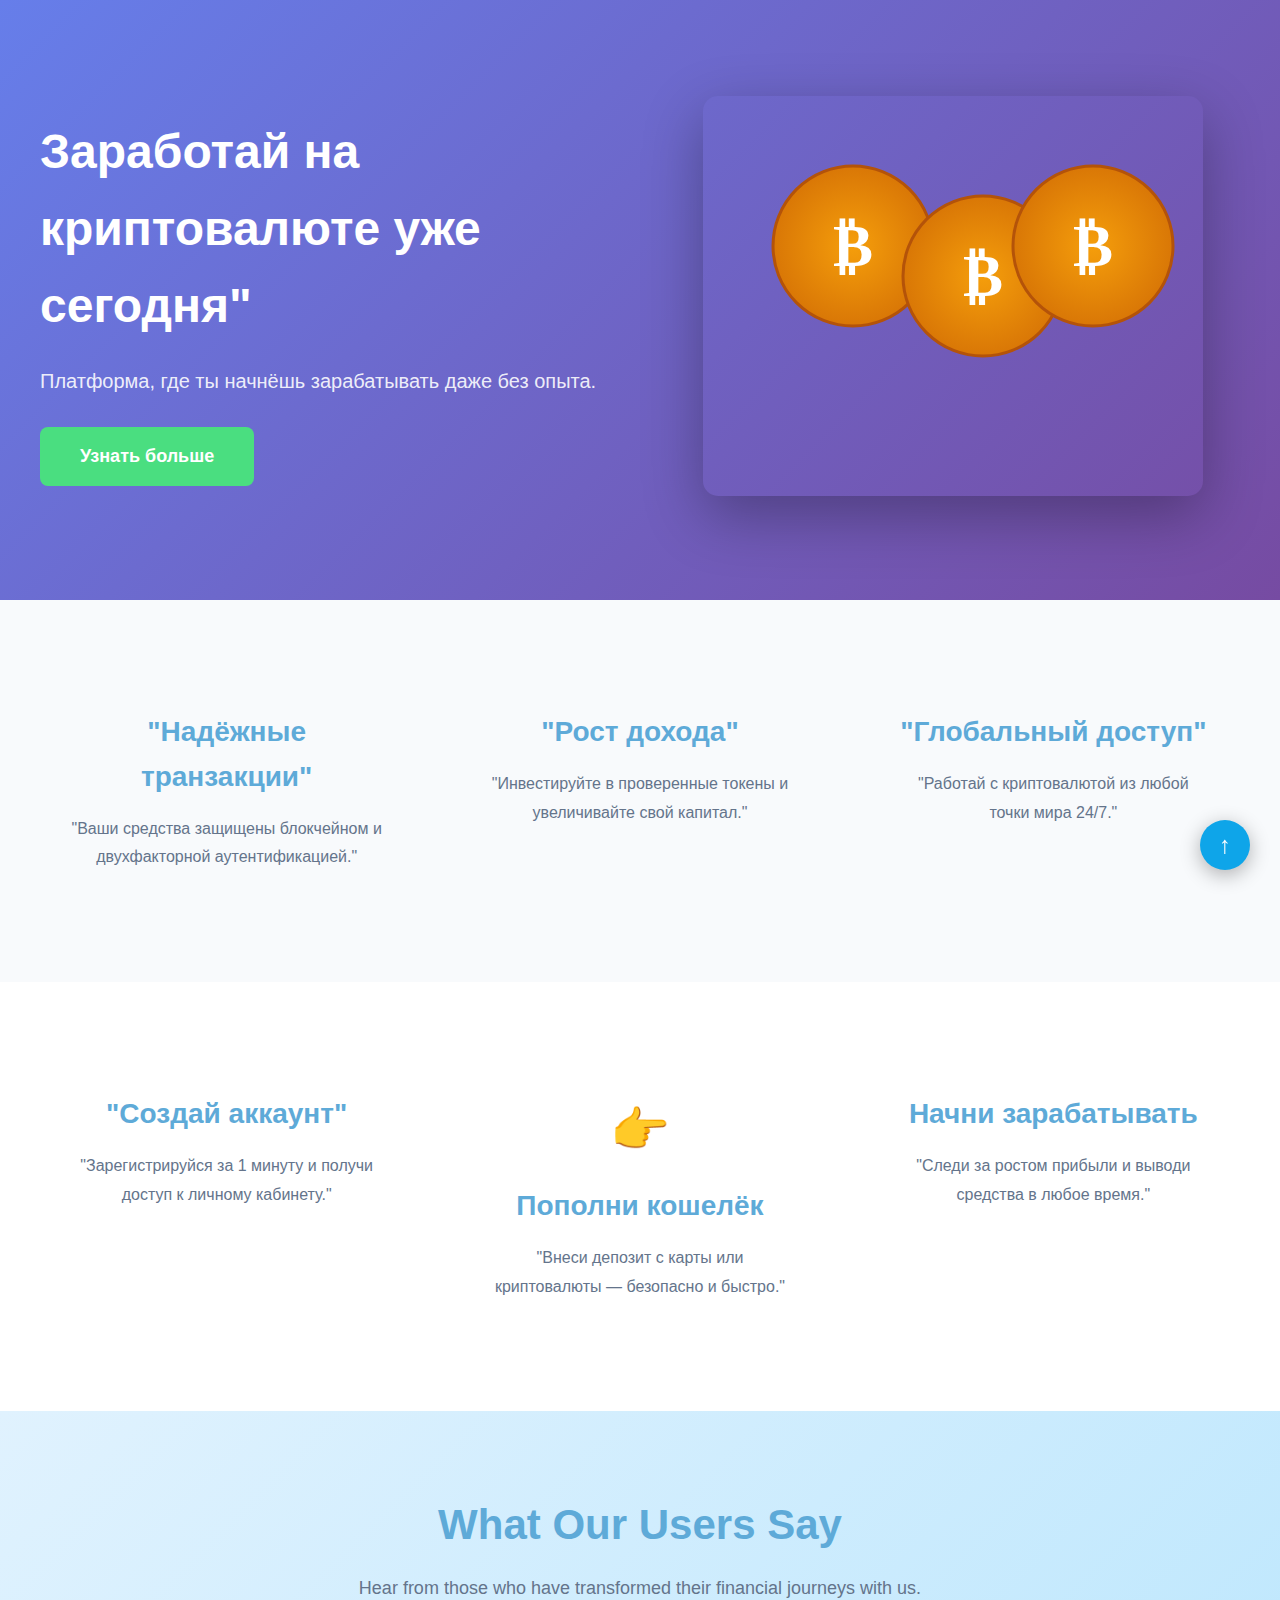
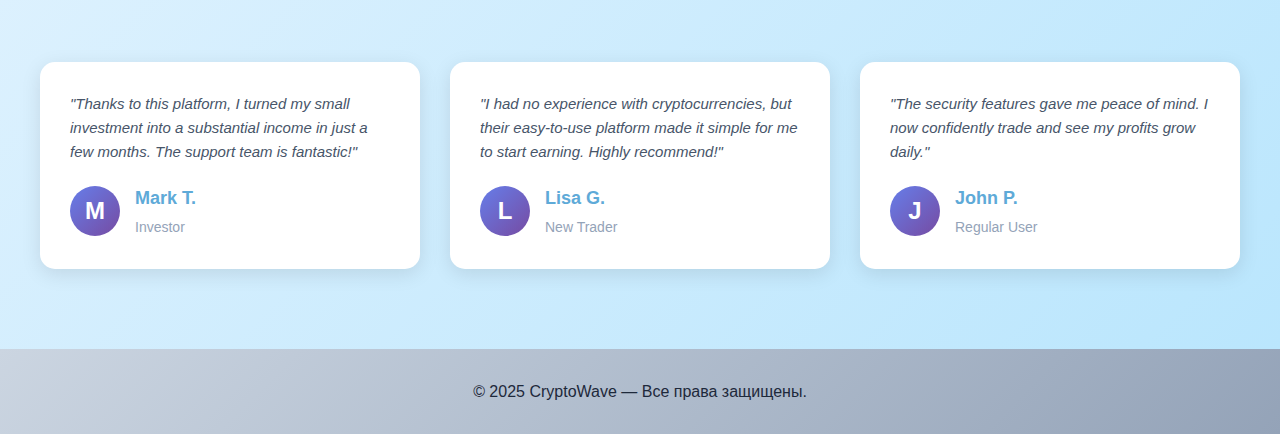
<file: crypto_landing.html>
<!DOCTYPE html>
<html lang="ru">
<head>
    <meta charset="UTF-8">
    <meta name="viewport" content="width=device-width, initial-scale=1.0">
    <title>CryptoWave - Заработай на криптовалюте</title>
    <style>
        * {
            margin: 0;
            padding: 0;
            box-sizing: border-box;
        }

        body {
            font-family: 'Segoe UI', Tahoma, Geneva, Verdana, sans-serif;
            line-height: 1.6;
            color: #333;
        }

        .container {
            max-width: 1200px;
            margin: 0 auto;
            padding: 0 20px;
        }

        /* Hero Section */
        .hero {
            background: linear-gradient(135deg, #667eea 0%, #764ba2 100%);
            padding: 80px 20px;
            min-height: 600px;
            display: flex;
            align-items: center;
        }

        .hero-content {
            display: grid;
            grid-template-columns: 1fr 1fr;
            gap: 50px;
            align-items: center;
            max-width: 1200px;
            margin: 0 auto;
        }

        .hero-text h1 {
            font-size: 48px;
            color: #fff;
            margin-bottom: 20px;
            font-weight: 700;
        }

        .hero-text p {
            font-size: 20px;
            color: rgba(255, 255, 255, 0.9);
            margin-bottom: 30px;
        }

        .cta-button {
            background: #4ade80;
            color: white;
            padding: 15px 40px;
            border: none;
            border-radius: 8px;
            font-size: 18px;
            font-weight: 600;
            cursor: pointer;
            transition: all 0.3s;
            display: inline-block;
            text-decoration: none;
        }

        .cta-button:hover {
            background: #22c55e;
            transform: translateY(-2px);
            box-shadow: 0 10px 20px rgba(0, 0, 0, 0.2);
        }

        .hero-image {
            text-align: center;
        }

        .hero-image img {
            max-width: 100%;
            height: auto;
            border-radius: 15px;
            box-shadow: 0 20px 60px rgba(0, 0, 0, 0.3);
        }

        /* Features Section */
        .features {
            padding: 80px 20px;
            background: #f8fafc;
        }

        .features-grid {
            display: grid;
            grid-template-columns: repeat(3, 1fr);
            gap: 40px;
            max-width: 1200px;
            margin: 0 auto;
        }

        .feature-card {
            text-align: center;
            padding: 30px;
        }

        .feature-card h3 {
            font-size: 28px;
            color: #5eaad8;
            margin-bottom: 15px;
        }

        .feature-card p {
            font-size: 16px;
            color: #64748b;
            line-height: 1.8;
        }

        /* Steps Section */
        .steps {
            padding: 80px 20px;
            background: white;
        }

        .steps-grid {
            display: grid;
            grid-template-columns: repeat(3, 1fr);
            gap: 40px;
            max-width: 1200px;
            margin: 0 auto;
        }

        .step-card {
            text-align: center;
            padding: 30px;
        }

        .step-card h3 {
            font-size: 28px;
            color: #5eaad8;
            margin-bottom: 15px;
        }

        .step-card .emoji {
            font-size: 48px;
            margin-bottom: 15px;
        }

        .step-card p {
            font-size: 16px;
            color: #64748b;
            line-height: 1.8;
        }

        /* Testimonials Section */
        .testimonials {
            padding: 80px 20px;
            background: linear-gradient(135deg, #e0f2fe 0%, #bae6fd 100%);
        }

        .testimonials h2 {
            text-align: center;
            font-size: 42px;
            color: #5eaad8;
            margin-bottom: 15px;
        }

        .testimonials-subtitle {
            text-align: center;
            font-size: 18px;
            color: #64748b;
            margin-bottom: 60px;
        }

        .testimonials-grid {
            display: grid;
            grid-template-columns: repeat(3, 1fr);
            gap: 30px;
            max-width: 1200px;
            margin: 0 auto;
        }

        .testimonial-card {
            background: white;
            padding: 30px;
            border-radius: 15px;
            box-shadow: 0 5px 20px rgba(0, 0, 0, 0.1);
        }

        .testimonial-text {
            font-size: 15px;
            color: #475569;
            margin-bottom: 20px;
            line-height: 1.6;
            font-style: italic;
        }

        .testimonial-author {
            display: flex;
            align-items: center;
            gap: 15px;
        }

        .author-avatar {
            width: 50px;
            height: 50px;
            border-radius: 50%;
            background: linear-gradient(135deg, #667eea 0%, #764ba2 100%);
            display: flex;
            align-items: center;
            justify-content: center;
            color: white;
            font-size: 24px;
            font-weight: bold;
        }

        .author-info h4 {
            font-size: 18px;
            color: #5eaad8;
            margin-bottom: 3px;
        }

        .author-info p {
            font-size: 14px;
            color: #94a3b8;
        }

        /* Footer */
        footer {
            background: linear-gradient(135deg, #cbd5e1 0%, #94a3b8 100%);
            padding: 30px 20px;
            text-align: center;
        }

        footer p {
            color: #1e293b;
            font-size: 16px;
        }

        .footer-link {
            color: #0ea5e9;
            text-decoration: none;
            font-weight: 600;
        }

        /* Scroll to top button */
        .scroll-top {
            position: fixed;
            bottom: 30px;
            right: 30px;
            background: #0ea5e9;
            color: white;
            width: 50px;
            height: 50px;
            border-radius: 50%;
            display: flex;
            align-items: center;
            justify-content: center;
            cursor: pointer;
            box-shadow: 0 5px 20px rgba(0, 0, 0, 0.3);
            transition: all 0.3s;
            font-size: 24px;
        }

        .scroll-top:hover {
            background: #0284c7;
            transform: translateY(-5px);
        }

        /* Responsive */
        @media (max-width: 768px) {
            .hero-content {
                grid-template-columns: 1fr;
            }

            .features-grid,
            .steps-grid,
            .testimonials-grid {
                grid-template-columns: 1fr;
            }

            .hero-text h1 {
                font-size: 32px;
            }
        }
    </style>
</head>
<body>
    <!-- Hero Section -->
    <section class="hero">
        <div class="hero-content">
            <div class="hero-text">
                <h1>Заработай на криптовалюте уже сегодня"</h1>
                <p>Платформа, где ты начнёшь зарабатывать даже без опыта.</p>
                <a href="#steps" class="cta-button">Узнать больше</a>
            </div>
            <div class="hero-image">
                <img src="data:image/svg+xml,%3Csvg xmlns='http://www.w3.org/2000/svg' width='500' height='400'%3E%3Cdefs%3E%3CradialGradient id='coin1'%3E%3Cstop offset='0%25' style='stop-color:%23f59e0b'/%3E%3Cstop offset='100%25' style='stop-color:%23d97706'/%3E%3C/radialGradient%3E%3C/defs%3E%3Ccircle cx='150' cy='150' r='80' fill='url(%23coin1)' stroke='%23b45309' stroke-width='3'/%3E%3Ctext x='150' y='170' font-size='60' font-weight='bold' text-anchor='middle' fill='%23fff'%3E₿%3C/text%3E%3Ccircle cx='280' cy='180' r='80' fill='url(%23coin1)' stroke='%23b45309' stroke-width='3'/%3E%3Ctext x='280' y='200' font-size='60' font-weight='bold' text-anchor='middle' fill='%23fff'%3E₿%3C/text%3E%3Ccircle cx='390' cy='150' r='80' fill='url(%23coin1)' stroke='%23b45309' stroke-width='3'/%3E%3Ctext x='390' y='170' font-size='60' font-weight='bold' text-anchor='middle' fill='%23fff'%3E₿%3C/text%3E%3C/svg%3E" alt="Bitcoin">
            </div>
        </div>
    </section>

    <!-- Features Section -->
    <section class="features">
        <div class="features-grid">
            <div class="feature-card">
                <h3>"Надёжные транзакции"</h3>
                <p>"Ваши средства защищены блокчейном и двухфакторной аутентификацией."</p>
            </div>
            <div class="feature-card">
                <h3>"Рост дохода"</h3>
                <p>"Инвестируйте в проверенные токены и увеличивайте свой капитал."</p>
            </div>
            <div class="feature-card">
                <h3>"Глобальный доступ"</h3>
                <p>"Работай с криптовалютой из любой точки мира 24/7."</p>
            </div>
        </div>
    </section>

    <!-- Steps Section -->
    <section class="steps" id="steps">
        <div class="steps-grid">
            <div class="step-card">
                <h3>"Создай аккаунт"</h3>
                <p>"Зарегистрируйся за 1 минуту и получи доступ к личному кабинету."</p>
            </div>
            <div class="step-card">
                <div class="emoji">👉</div>
                <h3>Пополни кошелёк</h3>
                <p>"Внеси депозит с карты или криптовалюты — безопасно и быстро."</p>
            </div>
            <div class="step-card">
                <h3>Начни зарабатывать</h3>
                <p>"Следи за ростом прибыли и выводи средства в любое время."</p>
            </div>
        </div>
    </section>

    <!-- Testimonials Section -->
    <section class="testimonials">
        <h2>What Our Users Say</h2>
        <p class="testimonials-subtitle">Hear from those who have transformed their financial journeys with us.</p>
        <div class="testimonials-grid">
            <div class="testimonial-card">
                <p class="testimonial-text">"Thanks to this platform, I turned my small investment into a substantial income in just a few months. The support team is fantastic!"</p>
                <div class="testimonial-author">
                    <div class="author-avatar">M</div>
                    <div class="author-info">
                        <h4>Mark T.</h4>
                        <p>Investor</p>
                    </div>
                </div>
            </div>
            <div class="testimonial-card">
                <p class="testimonial-text">"I had no experience with cryptocurrencies, but their easy-to-use platform made it simple for me to start earning. Highly recommend!"</p>
                <div class="testimonial-author">
                    <div class="author-avatar">L</div>
                    <div class="author-info">
                        <h4>Lisa G.</h4>
                        <p>New Trader</p>
                    </div>
                </div>
            </div>
            <div class="testimonial-card">
                <p class="testimonial-text">"The security features gave me peace of mind. I now confidently trade and see my profits grow daily."</p>
                <div class="testimonial-author">
                    <div class="author-avatar">J</div>
                    <div class="author-info">
                        <h4>John P.</h4>
                        <p>Regular User</p>
                    </div>
                </div>
            </div>
        </div>
    </section>

    <!-- Footer -->
    <footer>
        <p>© 2025 CryptoWave — Все права защищены.</p>
    </footer>

    <!-- Scroll to top button -->
    <div class="scroll-top" onclick="window.scrollTo({top: 0, behavior: 'smooth'})">
        ↑
    </div>
</body>
</html>
</file>
<file: wp-content/plugins/contact-form-7/includes/css/styles.css>
.wpcf7 .screen-reader-response {
	position: absolute;
	overflow: hidden;
	clip: rect(1px, 1px, 1px, 1px);
	clip-path: inset(50%);
	height: 1px;
	width: 1px;
	margin: -1px;
	padding: 0;
	border: 0;
	word-wrap: normal !important;
}

.wpcf7 .hidden-fields-container {
	display: none;
}

.wpcf7 form .wpcf7-response-output {
	margin: 2em 0.5em 1em;
	padding: 0.2em 1em;
	border: 2px solid #00a0d2; /* Blue */
}

.wpcf7 form.init .wpcf7-response-output,
.wpcf7 form.resetting .wpcf7-response-output,
.wpcf7 form.submitting .wpcf7-response-output {
	display: none;
}

.wpcf7 form.sent .wpcf7-response-output {
	border-color: #46b450; /* Green */
}

.wpcf7 form.failed .wpcf7-response-output,
.wpcf7 form.aborted .wpcf7-response-output {
	border-color: #dc3232; /* Red */
}

.wpcf7 form.spam .wpcf7-response-output {
	border-color: #f56e28; /* Orange */
}

.wpcf7 form.invalid .wpcf7-response-output,
.wpcf7 form.unaccepted .wpcf7-response-output,
.wpcf7 form.payment-required .wpcf7-response-output {
	border-color: #ffb900; /* Yellow */
}

.wpcf7-form-control-wrap {
	position: relative;
}

.wpcf7-not-valid-tip {
	color: #dc3232; /* Red */
	font-size: 1em;
	font-weight: normal;
	display: block;
}

.use-floating-validation-tip .wpcf7-not-valid-tip {
	position: relative;
	top: -2ex;
	left: 1em;
	z-index: 100;
	border: 1px solid #dc3232;
	background: #fff;
	padding: .2em .8em;
	width: 24em;
}

.wpcf7-list-item {
	display: inline-block;
	margin: 0 0 0 1em;
}

.wpcf7-list-item-label::before,
.wpcf7-list-item-label::after {
	content: " ";
}

.wpcf7-spinner {
	visibility: hidden;
	display: inline-block;
	background-color: #23282d; /* Dark Gray 800 */
	opacity: 0.75;
	width: 24px;
	height: 24px;
	border: none;
	border-radius: 100%;
	padding: 0;
	margin: 0 24px;
	position: relative;
}

form.submitting .wpcf7-spinner {
	visibility: visible;
}

.wpcf7-spinner::before {
	content: '';
	position: absolute;
	background-color: #fbfbfc; /* Light Gray 100 */
	top: 4px;
	left: 4px;
	width: 6px;
	height: 6px;
	border: none;
	border-radius: 100%;
	transform-origin: 8px 8px;
	animation-name: spin;
	animation-duration: 1000ms;
	animation-timing-function: linear;
	animation-iteration-count: infinite;
}

@media (prefers-reduced-motion: reduce) {
	.wpcf7-spinner::before {
		animation-name: blink;
		animation-duration: 2000ms;
	}
}

@keyframes spin {
	from {
		transform: rotate(0deg);
	}

	to {
		transform: rotate(360deg);
	}
}

@keyframes blink {
	from {
		opacity: 0;
	}

	50% {
		opacity: 1;
	}

	to {
		opacity: 0;
	}
}

.wpcf7 [inert] {
	opacity: 0.5;
}

.wpcf7 input[type="file"] {
	cursor: pointer;
}

.wpcf7 input[type="file"]:disabled {
	cursor: default;
}

.wpcf7 .wpcf7-submit:disabled {
	cursor: not-allowed;
}

.wpcf7 input[type="url"],
.wpcf7 input[type="email"],
.wpcf7 input[type="tel"] {
	direction: ltr;
}

.wpcf7-reflection > output {
	display: list-item;
	list-style: none;
}

.wpcf7-reflection > output[hidden] {
	display: none;
}
</file>
<file: wp-content/themes/astra/assets/css/minified/main.min.css>
@charset "UTF-8";address,blockquote,body,dd,dl,dt,fieldset,figure,h1,h2,h3,h4,h5,h6,hr,html,iframe,legend,li,ol,p,pre,textarea,ul{border:0;font-size:100%;font-style:inherit;font-weight:inherit;margin:0;outline:0;padding:0;vertical-align:baseline}html{-webkit-text-size-adjust:100%;-ms-text-size-adjust:100%}body{margin:0}main,nav{display:block}progress{display:inline-block;vertical-align:baseline}a{background-color:transparent}a:active{outline:0}a,a:focus,a:hover,a:visited{text-decoration:none}abbr[title]{border-bottom:1px dotted}b,strong{font-weight:700}dfn{font-style:italic}mark{background:#ff0;color:#000}small{font-size:80%}sub,sup{font-size:75%;line-height:0;position:relative;vertical-align:baseline}sup{top:-.5em}sub{bottom:-.25em}img{border:0}svg:not(:root){overflow:hidden}figure{margin:0}hr{box-sizing:content-box;height:0}pre{overflow:auto}code,kbd,pre,samp{font-size:1em}button,input,optgroup,select,textarea{color:inherit;font:inherit;margin:0}button{overflow:visible}button,select{text-transform:none}button,html input[type=button],input[type=reset],input[type=submit]{-webkit-appearance:button;cursor:pointer}button[disabled],html input[disabled]{cursor:default}button::-moz-focus-inner,input::-moz-focus-inner{border:0;padding:0}input{line-height:normal}input[type=checkbox],input[type=radio]{box-sizing:border-box;padding:0}input[type=number]::-webkit-inner-spin-button,input[type=number]::-webkit-outer-spin-button{height:auto}input[type=search]{-webkit-appearance:textfield;box-sizing:content-box}#comments .submit,.search .search-submit{padding:10px 15px;border-radius:2px;line-height:1.85714285714286;border:0}.archive .no-results .ast-search-submit,.search .site-main .ast-search-submit{display:none}input[type=search]::-webkit-search-cancel-button,input[type=search]::-webkit-search-decoration{-webkit-appearance:none}fieldset{border:1px solid var(--ast-border-color);margin:0 0;padding:.35em .625em .75em}legend{border:0;padding:0}fieldset legend{margin-bottom:1.5em;padding:0 .5em}textarea{overflow:auto}optgroup{font-weight:700}table{border-collapse:collapse;border-spacing:0}td,th{padding:0}/*!
 * Bootstrap v4.0.0-alpha.2 (https://getbootstrap.com)
 */.ast-container{max-width:100%}.ast-container,.ast-container-fluid{margin-left:auto;margin-right:auto;padding-left:20px;padding-right:20px}.ast-row{margin-left:-20px;margin-right:-20px}@media (min-width:768px) and (max-width:921px){.blog-layout-2 .ast-width-md-6,.blog-layout-3 .ast-width-md-6{float:none;width:100%}}@media (min-width:769px) and (max-width:921px){.blog-layout-2,.blog-layout-3{flex-direction:unset}}@media (max-width:768px){.blog-layout-3{flex-direction:column}}.ast-grid-common-col{position:relative;min-height:1px;padding-left:20px;padding-right:20px}.ast-float{float:left}@media (max-width:992px){.ast-width-sm-25{width:25%}.ast-width-md-50{width:50%}}@media (max-width:768px){.ast-width-md-25{width:25%}}.ast-full-width{width:100%}.ast-width-50{width:50%}@media (min-width:768px){.ast-width-md-4{width:33.3333333333%}.ast-width-md-16{width:16.6666666667%}.ast-width-md-6{width:50%;float:left}.ast-width-md-3{width:25%}.ast-width-md-66{width:66.6666666667%}}@media (min-width:769px){.ast-width-md-20{width:20%}}@media (min-width:992px){.ast-width-lg-33{width:33.3333333333%}.ast-width-lg-16{width:16.6666666667%}.ast-width-lg-50{width:50%}.ast-width-lg-66{width:66.6666666667%}}h1,h2,h3,h4,h5,h6{clear:both}.entry-content :where(h1),h1{color:#808285;font-size:2em;line-height:1.2}.entry-content :where(h2),h2{color:#808285;font-size:1.7em;line-height:1.3}.entry-content :where(h3),h3{color:#808285;font-size:1.5em;line-height:1.4}.entry-content :where(h4),h4{color:#808285;line-height:1.5;font-size:1.3em}.entry-content :where(h5),h5{color:#808285;line-height:1.6;font-size:1.2em}.entry-content :where(h6),h6{color:#808285;line-height:1.7;font-size:1.1em}html{box-sizing:border-box}*,:after,:before{box-sizing:inherit}body{color:#808285;background:#fff;font-style:normal}ol,ul{margin:0 0 1.5em 3em}ul{list-style:disc}ol{list-style:decimal}li>ol,li>ul{margin-bottom:0;margin-left:1.5em}dt{font-weight:600}dd{margin:0 1.5em 1em}b,strong{font-weight:700}cite,dfn,em,i{font-style:italic}blockquote,q{quotes:"" ""}blockquote:after,blockquote:before,q:after,q:before{content:""}blockquote{border-left:5px solid var(--ast-border-color);padding:20px;font-size:1.2em;font-style:italic;margin:0 0 1.5em;position:relative}address{margin:0 0 1.5em}address,cite{font-style:italic}abbr,acronym{border-bottom:1px dotted #666;cursor:help}pre{background:var(--ast-code-block-background);font-family:"Courier 10 Pitch",Courier,monospace;margin-bottom:1.6em;overflow:auto;max-width:100%;padding:1.6em}code,kbd,tt,var{font:1em Monaco,Consolas,"Andale Mono","DejaVu Sans Mono",monospace}img{height:auto;max-width:100%}hr{background-color:#ccc;border:0;height:1px;margin-bottom:1.5em}.ast-button,.button,button,input,select,textarea{color:#808285;font-weight:400;font-size:100%;margin:0;vertical-align:baseline}button,input{line-height:normal}.normal-search{margin-right:-5px}big{font-size:125%}ins,mark{background:0 0;text-decoration:none}table,td,th{border:1px solid var(--ast-border-color)}table{border-collapse:separate;border-spacing:0;border-width:1px 0 0 1px;margin:0 0 1.5em;width:100%}th{font-weight:600}td,th{padding:.7em 1em;border-width:0 1px 1px 0}.ast-button,.button,button,input[type=button],input[type=reset],input[type=submit]{border:1px solid;border-color:var(--ast-border-color);border-radius:2px;background:#e6e6e6;padding:.6em 1em .4em;color:#fff}.ast-button:focus,.ast-button:hover,.button:focus,.button:hover,button:focus,button:hover,input[type=button]:focus,input[type=button]:hover,input[type=reset]:focus,input[type=reset]:hover,input[type=submit]:focus,input[type=submit]:hover{color:#fff;border-color:var(--ast-border-color)}.ast-button:active,.ast-button:focus,.button:active,.button:focus,button:active,button:focus,input[type=button]:active,input[type=button]:focus,input[type=reset]:active,input[type=reset]:focus,input[type=submit]:active,input[type=submit]:focus{border-color:var(--ast-border-color);outline:0}input[type=email],input[type=password],input[type=search],input[type=tel],input[type=text],input[type=url],textarea{color:#666;border:1px solid var(--ast-border-color);border-radius:2px;-webkit-appearance:none}input[type=email]:focus,input[type=password]:focus,input[type=search]:focus,input[type=tel]:focus,input[type=text]:focus,input[type=url]:focus,textarea:focus{color:#111}textarea{padding-left:3px;width:100%}a{color:#4169e1}a:focus,a:hover{color:#191970}a:focus{outline:thin dotted}a:hover{outline:0}.screen-reader-text{border:0;clip:rect(1px,1px,1px,1px);height:1px;margin:-1px;overflow:hidden;padding:0;position:absolute;width:1px;word-wrap:normal!important}.screen-reader-text:focus{background-color:#f1f1f1;border-radius:2px;box-shadow:0 0 2px 2px rgba(0,0,0,.6);clip:auto!important;color:#21759b;display:block;font-size:12.25px;font-size:.875rem;height:auto;left:5px;line-height:normal;padding:15px 23px 14px;text-decoration:none;top:5px;width:auto;z-index:100000}.alignleft{display:inline;float:left;margin-right:1.5em}.alignright{display:inline;float:right;margin-left:1.5em}.aligncenter{clear:both;text-align:center;display:block;margin-left:auto;margin-right:auto}.entry-content[data-ast-blocks-layout]>embed,.entry-content[data-ast-blocks-layout]>iframe,.entry-content[data-ast-blocks-layout]>object,embed,iframe,object{max-width:100%}.wp-caption{margin-bottom:1.5em;max-width:100%}.wp-caption img[class*=wp-image-]{display:block;margin-left:auto;margin-right:auto}.wp-caption .wp-caption-text{margin:.8075em 0}.wp-caption-text{text-align:center}::selection{color:#fff;background:#0274be}body{-webkit-font-smoothing:antialiased;-moz-osx-font-smoothing:grayscale}body:not(.logged-in){position:relative}#page{position:relative}a,a:focus{text-decoration:none}.secondary a *,.site-footer a *,.site-header a *,a{transition:all .2s linear}.capitalize{text-transform:uppercase}img{vertical-align:middle}.entry-content :where(h1,h2,h3,h4,h5,h6){margin-bottom:20px}p{margin-bottom:1.75em}blockquote{margin:1.5em 1em 1.5em 3em;font-size:1.1em;line-height:inherit;position:relative}.ast-button,.button,input[type=button],input[type=submit]{border-radius:0;padding:18px 30px;border:0;box-shadow:none;text-shadow:none}.ast-button:hover,.button:hover,input[type=button]:hover,input[type=submit]:hover{box-shadow:none}.ast-button:active,.ast-button:focus,.button:active,.button:focus,input[type=button]:active,input[type=button]:focus,input[type=submit]:active,input[type=submit]:focus{box-shadow:none}.site-title{font-weight:400}.site-description,.site-title{margin-bottom:0}.site-description a,.site-description:focus a,.site-description:hover a,.site-title a,.site-title:focus a,.site-title:hover a{transition:all .2s linear}.site-title a,.site-title a:focus,.site-title a:hover,.site-title a:visited{color:#222}.site-description a,.site-description a:focus,.site-description a:hover,.site-description a:visited{color:#999}.search-form .search-field{outline:0}.ast-search-menu-icon{position:relative;z-index:3}.site .skip-link{background-color:#f1f1f1;box-shadow:0 0 1px 1px rgba(0,0,0,.2);color:#21759b;display:block;font-family:Montserrat,"Helvetica Neue",sans-serif;font-size:14px;font-weight:700;left:-9999em;outline:0;padding:15px 23px 14px;text-decoration:none;text-transform:none;top:-9999em}.site .skip-link:focus{clip:auto;height:auto;left:6px;top:7px;width:auto;z-index:100000;outline:thin dotted}.logged-in .site .skip-link{box-shadow:0 0 2px 2px rgba(0,0,0,.2);font-family:"Open Sans",sans-serif}input,select{line-height:1}.ast-button,.ast-custom-button,body,button,input[type=button],input[type=submit],textarea{line-height:1.85714285714286}.site-title a{line-height:1.2}.site-header .site-description{line-height:1.5}.ast-single-post .entry-title,.ast-single-post .entry-title a{line-height:1.2}.entry-title,.entry-title a{font-weight:var(--ast-blog-title-font-weight,normal)}.ast-oembed-container{position:relative;padding-top:56.25%;height:0;overflow:hidden;max-width:100%;height:auto}.ast-oembed-container embed,.ast-oembed-container iframe,.ast-oembed-container object{position:absolute;top:0;left:0;width:100%;height:100%}.ast-hidden{display:none!important}body{background-color:#fff}#page{display:block}#primary,#secondary{width:100%}#primary{margin:4em 0}.ast-separate-container{background-color:#f5f5f5}.ast-separate-container #primary{padding:4em 0;margin:0;border:0}.ast-separate-container .site-main>.ast-row{margin-left:0;margin-right:0}.ast-separate-container .ast-article-post,.ast-separate-container .ast-article-single:not(.ast-related-post){background-color:#fff}.ast-separate-container .ast-article-post,.ast-separate-container .ast-article-single{border-bottom:1px solid var(--ast-border-color);margin:0;padding:5.34em 6.67em}.ast-separate-container .blog-layout-1{padding:0;border-bottom:0}.ast-separate-container .ast-article-single{border-bottom:0}@media (max-width:1200px){.ast-separate-container .ast-article-post,.ast-separate-container .ast-article-single{margin:0;padding:3.34em 2.4em}}@media (min-width:993px){.ast-separate-container #primary,.ast-separate-container.ast-left-sidebar #primary,.ast-separate-container.ast-right-sidebar #primary{margin:4em 0;padding:0}.ast-right-sidebar #primary{padding-right:60px}.ast-left-sidebar #primary{padding-left:60px}}@media (max-width:992px){.ast-separate-container #primary,.ast-separate-container.ast-left-sidebar #primary,.ast-separate-container.ast-right-sidebar #primary{padding-left:0;padding-right:0}.ast-right-sidebar #primary{padding-right:30px}.ast-left-sidebar #primary{padding-left:30px}}.ast-search-icon .astra-search-icon{font-size:1.3em}.main-navigation{height:100%;-js-display:inline-flex;display:inline-flex}.main-navigation ul{list-style:none;margin:0;padding-left:0;position:relative}.main-header-menu .menu-link,.main-header-menu>a{text-decoration:none;padding:0 1em;display:inline-block;transition:all .2s linear}.main-header-menu .menu-item{position:relative}.main-header-menu .menu-item.focus>.sub-menu,.main-header-menu .menu-item:hover>.sub-menu,.main-header-menu .menu-item>.sub-menu.toggled-on{right:auto;left:0;visibility:visible}.main-header-menu .menu-item.focus>.sub-menu .sub-menu.toggled-on,.main-header-menu .menu-item:hover>.sub-menu .sub-menu.toggled-on,.main-header-menu .menu-item>.sub-menu.toggled-on .sub-menu.toggled-on{left:100%;right:auto;visibility:visible}.main-header-menu .ast-left-align-sub-menu.focus>.sub-menu,.main-header-menu .ast-left-align-sub-menu:hover>.sub-menu{right:0;left:auto}@media (min-width:769px){.main-header-menu .ast-sub-menu-goes-outside.focus>.sub-menu,.main-header-menu .ast-sub-menu-goes-outside:hover>.sub-menu{left:-100%}.main-header-menu .ast-left-align-sub-menu .sub-menu .menu-item.focus>.sub-menu,.main-header-menu .ast-left-align-sub-menu .sub-menu .menu-item:hover>.sub-menu{left:-100%}}.main-header-menu .sub-menu{width:240px;background:#fff;left:-999em;position:absolute;top:100%;z-index:99999;visibility:hidden}@media (min-width:769px){.main-header-menu .sub-menu .menu-item.focus>.sub-menu,.main-header-menu .sub-menu .menu-item:hover>.sub-menu{left:100%;right:auto}.main-header-menu .sub-menu .ast-left-align-sub-menu.focus>.sub-menu,.main-header-menu .sub-menu .ast-left-align-sub-menu:focus * .sub-menu,.main-header-menu .sub-menu .ast-left-align-sub-menu:hover * .sub-menu,.main-header-menu .sub-menu .ast-left-align-sub-menu:hover>.sub-menu{left:-100%}.main-header-menu .sub-menu .main-header-menu .ast-sub-menu-goes-outside.focus>.sub-menu,.main-header-menu .sub-menu .main-header-menu .ast-sub-menu-goes-outside:hover>.sub-menu{left:-100%}}.main-header-menu .sub-menu .menu-link{padding:.9em 1em;display:block;word-wrap:break-word}.main-header-menu .sub-menu .menu-item:not(.menu-item-has-children) .menu-link .icon-arrow:first-of-type{display:none}#ast-desktop-header .main-header-menu .sub-menu .menu-item.menu-item-has-children>.menu-link .icon-arrow{display:none}#ast-desktop-header .main-header-menu .sub-menu .menu-item.menu-item-has-children>.menu-link .ast-header-navigation-arrow{position:absolute;right:.6em;top:50%;transform:translate(0,-50%) rotate(270deg)}#ast-desktop-header .main-header-menu .sub-menu .menu-item.menu-item-has-children>.menu-link .ast-header-navigation-arrow .icon-arrow{display:block}#ast-desktop-header .main-header-menu .sub-menu .menu-item.menu-item-has-children>.menu-link .ast-header-navigation-arrow .icon-arrow svg{margin:0}#ast-desktop-header .account-main-navigation .sub-menu .menu-item.menu-item-has-children>.menu-link .ast-header-navigation-arrow{transform:translate(0,-50%) rotate(360deg)}.main-header-menu .sub-menu .sub-menu{top:0}.submenu-with-border .sub-menu{border-width:1px;border-style:solid}.submenu-with-border .sub-menu .menu-link{border-width:0 0 1px;border-style:solid}.submenu-with-border .sub-menu .sub-menu{top:-2px}.ast-desktop .submenu-with-border .sub-menu>.menu-item:last-child>.menu-link{border-bottom-style:none}.ast-header-break-point .main-navigation{padding-left:0}.ast-header-break-point .main-navigation ul .menu-item .menu-link{padding:0 20px;display:inline-block;width:100%;border:0;border-bottom-width:1px;border-style:solid;border-color:var(--ast-border-color)}.ast-header-break-point .main-navigation ul .menu-item .menu-link .icon-arrow:first-of-type{margin-right:5px}.ast-header-break-point .main-navigation ul .sub-menu .menu-item:not(.menu-item-has-children) .menu-link .icon-arrow:first-of-type{display:inline}.ast-header-break-point .main-navigation .sub-menu .menu-item .menu-link{padding-left:30px}.ast-header-break-point .main-navigation .sub-menu .menu-item .menu-item .menu-link{padding-left:40px}.ast-header-break-point .main-navigation .sub-menu .menu-item .menu-item .menu-item .menu-link{padding-left:50px}.ast-header-break-point .main-navigation .sub-menu .menu-item .menu-item .menu-item .menu-item .menu-link{padding-left:60px}.ast-header-break-point .main-header-menu{background-color:#f9f9f9;border-top-width:0}.ast-header-break-point .main-header-menu .sub-menu{background-color:#f9f9f9;position:static;opacity:1;visibility:visible;border:0;width:auto}.ast-header-break-point .main-header-menu .sub-menu .ast-left-align-sub-menu.focus>.sub-menu,.ast-header-break-point .main-header-menu .sub-menu .ast-left-align-sub-menu:hover>.sub-menu{left:0}.ast-header-break-point .main-header-menu .ast-sub-menu-goes-outside.focus>.sub-menu,.ast-header-break-point .main-header-menu .ast-sub-menu-goes-outside:hover>.sub-menu{left:0}.ast-header-break-point .submenu-with-border .sub-menu{border:0}.ast-header-break-point .dropdown-menu-toggle{display:none}.ast-mobile-menu-buttons{display:none}.ast-button-wrap{display:inline-block}.ast-button-wrap button{box-shadow:none;border:none}.ast-button-wrap .menu-toggle{padding:0;width:2.2em;height:2.1em;font-size:1.5em;font-weight:400;border-radius:2px;-webkit-font-smoothing:antialiased;-moz-osx-font-smoothing:grayscale;border-radius:2px;vertical-align:middle;line-height:1.85714285714286}.ast-button-wrap .menu-toggle.main-header-menu-toggle{padding:0 .5em;width:auto;text-align:center}.ast-button-wrap .menu-toggle.main-header-menu-toggle .mobile-menu{font-size:15px;font-size:1rem;font-weight:600}.ast-button-wrap .menu-toggle .menu-toggle-icon{font-style:normal;display:inline-block;vertical-align:middle;line-height:2.05}.ast-button-wrap .menu-toggle .menu-toggle-icon:before{content:"\e5d2";font-family:Astra;text-decoration:inherit}.ast-button-wrap .menu-toggle .icon-menu-bars svg:nth-child(2){display:none}.ast-button-wrap .menu-toggle.toggled .menu-toggle-icon:before{content:"\e5cd"}.ast-button-wrap .menu-toggle.toggled .icon-menu-bars svg:first-child{display:none}.ast-button-wrap .menu-toggle.toggled .icon-menu-bars svg:nth-child(2){display:block}.ast-button-wrap .menu-toggle .mobile-menu-wrap{display:inline-block}.ast-button-wrap .menu-toggle:focus{outline:thin dotted}.header-main-layout-1 .ast-main-header-bar-alignment{margin-left:auto}.site-navigation{height:100%}.site-header .menu-link *{transition:none}.ast-icon.icon-arrow svg{height:.6em;width:.6em;position:relative;margin-left:10px}.ast-icon.icon-search svg{height:1em;width:.9em;margin-top:3px;margin-right:2px}.ast-header-break-point .user-select{clear:both}.ast-header-break-point .ast-mobile-menu-buttons{display:block;align-self:center}.ast-header-break-point .main-header-bar-navigation{flex:auto}.ast-header-break-point .ast-main-header-bar-alignment{display:block;width:100%;flex:auto;order:4}.ast-header-break-point .ast-icon.icon-arrow svg{height:.85em;width:.95em;position:relative;margin-left:10px}.site-main .comment-navigation,.site-main .post-navigation,.site-main .posts-navigation{margin:0 0 1.5em;overflow:hidden}.comment-navigation .nav-previous,.post-navigation .nav-previous,.posts-navigation .nav-previous{position:relative;text-align:left}.comment-navigation .nav-next,.post-navigation .nav-next,.posts-navigation .nav-next{grid-column-start:2;text-align:right}.ast-icon svg:not([fill]){fill:currentColor}.post-navigation a{background:0 0;font-size:1.06666rem;font-size:1rem;padding:0 var(--ast-post-nav-space,1.5em);height:2.33333em;line-height:calc(2.33333em - 3px)}.sticky{display:block}.hentry{margin:0 0 1.5em}.byline{display:none}.group-blog .byline,.single .byline{display:inline}.page-links{clear:both;margin-top:1em}.page-links a{display:inline-block}.page-links a .page-link{border-color:var(--ast-border-color);background:0 0}.page-links .page-link{padding:0;margin:0 0 .3em .3em;border:2px solid var(--ast-border-color);color:#000;background:0 0;font-size:.8em;width:2.5em;height:2.5em;line-height:calc( 2.5em - 4px);display:inline-block;text-align:center;transition:all .2s linear}.page-links .page-link:focus,.page-links .page-link:hover{color:#000}@media (max-width:768px){.page-links .page-link{margin-bottom:6px}}.entry-content>:last-child,.entry-summary>:last-child,.page-content>:last-child{margin-bottom:0}.wp-block-separator:not(.is-style-wide):not(.is-style-dots){margin:20px auto}.bypostauthor{display:block}body{overflow-x:hidden}.widget-title{font-weight:400;margin-bottom:1em;line-height:1.5}.widget{margin:0 0 2.8em 0}.widget:last-child{margin-bottom:0}.widget select{max-width:100%}.widget ul{margin:0;list-style-type:none}.no-widget-text{margin-bottom:0}.widget_nav_menu ul ul.sub-menu{margin-top:.25em}.widget_nav_menu ul ul.sub-menu li{padding-left:20px}.widget_nav_menu ul ul.sub-menu a:after{left:-20px}.widget_nav_menu ul ul.sub-menu ul a:after{left:-40px}.widget_nav_menu ul ul.sub-menu ul ul a:after{left:-60px}.widget_nav_menu li{transition:all .2s linear}#secondary .wp-block-search__input{line-height:1}#secondary .wp-block-search__button{padding:.7em 1em}.widget_search .search-form{position:relative;padding:0;background:initial;color:inherit}.widget_search .search-form>label{position:relative}.widget_search .search-form i{color:#3a3a3a}.widget_search .search-form button{position:absolute;top:0;right:15px;border:none;padding:0;cursor:pointer;background:0 0}.widget_search .search-form input[type=submit],.widget_search .search-form input[type=submit]:focus,.widget_search .search-form input[type=submit]:hover{padding:13px 20px;border-radius:2px;border:none;top:0;right:0;position:absolute;color:transparent;background:0 0;max-width:45px;z-index:2}.widget_search .search-form .search-field{background:var(--ast-widget-bg-color);border-width:1px;border-color:var(--ast-border-color);border-radius:2px}.widget_search .search-field,.widget_search .search-field:focus{width:100%;padding:12px 45px 12px 15px}.widget_archive ul.children,.widget_categories ul.children,.widget_pages ul.children{position:relative;margin-top:5px;width:100%}.widget_archive ul.children li,.widget_categories ul.children li,.widget_pages ul.children li{padding-left:20px}.widget_archive li ul.children a:after,.widget_categories li ul.children a:after,.widget_pages li ul.children a:after{left:-20px}.widget_archive li ul.children ul a:after,.widget_categories li ul.children ul a:after,.widget_pages li ul.children ul a:after{left:-40px}.widget_tag_cloud .tagcloud{margin-top:10px;display:inline-block}.widget_tag_cloud .tagcloud a{border:1px solid var(--ast-border-color);padding:.5em .9em;display:inline-block;margin-bottom:4px;font-size:14px;margin-right:4px;line-height:1.5;transition:all .2s linear}.widget_calendar table,.widget_calendar td,.widget_calendar th{padding:0;text-align:center}.widget_calendar table,.widget_calendar th{border:none}.widget_calendar td{border-right:none;border-left:none}.widget_calendar caption{line-height:2.7em}.widget_calendar thead{line-height:2.5em}.widget_calendar thead a{color:#0274be;font-size:1rem;vertical-align:middle}.widget_calendar thead td{vertical-align:middle;font-weight:700}.widget_calendar thead>tr>th{line-height:2.5em;border-bottom:2px solid var(--ast-border-color);border-top:2px solid var(--ast-border-color)}.widget_calendar tbody{line-height:2.1em;text-align:center}.widget_calendar tbody>tr>td{width:14.2857%}.widget_calendar tbody>tr:first-child>td{padding-top:3px}.widget_calendar #today{color:#0274be;font-weight:700;border-bottom:2px solid #0274be}.ast-builder-grid-row{display:grid;grid-template-columns:auto auto;align-items:center;grid-column-gap:20px;overflow-wrap:anywhere}.ast-builder-grid-row>.site-header-section{flex-wrap:nowrap}.ast-builder-footer-grid-columns{grid-column-gap:50px}.ast-builder-grid-row.ast-grid-center-col-layout{grid-template-columns:1fr auto 1fr}.ast-builder-layout-element{align-items:center}.ast-builder-grid-row.ast-grid-center-col-layout-only{-js-display:flex;display:flex;height:100%;justify-content:center}.ast-builder-grid-row.ast-grid-center-col-layout-only .ast-grid-section-center{flex-grow:1}.site-header-section{height:100%;min-height:0;align-items:center}.site-header-section>*{padding:0 10px}.site-header-section>div:first-child{padding-left:0}.site-header-section>div:last-child{padding-right:0}.site-header-section .ast-builder-menu{align-items:center}.ast-builder-layout-element.ast-header-search{height:auto}.ast-grid-right-center-section{justify-content:flex-start;flex-grow:1}.ast-grid-right-section{justify-content:flex-end}.ast-grid-right-section .ast-site-identity>:first-child{text-align:right}.ast-grid-right-section .ast-grid-right-center-section .ast-site-identity>:first-child{text-align:left}.ast-grid-left-center-section{justify-content:flex-end;flex-grow:1}.elementor-nav-menu .ast-icon,.et_pb_menu__wrap .ast-icon,.fl-widget .menu-item .ast-icon{display:none}.ast-logo-title-inline .ast-site-identity{padding:1em 0;-js-display:inline-flex;display:inline-flex;vertical-align:middle;align-items:center;transition:all .2s linear}.ast-grid-section-center{justify-content:center}.ast-grid-section-center .ast-site-identity>:first-child{text-align:center}.ast-builder-social-element{line-height:1;color:#3a3a3a;background:0 0;vertical-align:middle;transition:all 10ms;margin-left:6px;margin-right:6px;justify-content:center;align-items:center}.ast-builder-social-element:hover{color:#0274be}.ast-builder-social-element .social-item-label{padding-left:6px}.ast-social-stack-desktop .ast-builder-social-element,.ast-social-stack-mobile .ast-builder-social-element,.ast-social-stack-tablet .ast-builder-social-element{margin-top:6px;margin-bottom:6px}.ahfb-svg-iconset{-js-display:inline-flex;display:inline-flex;align-self:center}.ahfb-svg-iconset svg{width:17px;height:17px;transition:none}.ahfb-svg-iconset svg>*{transition:none}.ast-footer-copyright p{margin-bottom:0}.ast-builder-grid-row-container{display:grid;align-content:center}.main-header-bar .main-header-bar-navigation{height:100%}.ast-nav-menu .sub-menu{line-height:1.45}.ast-builder-menu .main-navigation{padding:0}.ast-builder-menu .main-navigation>ul{align-self:center}.ast-footer-copyright,.ast-footer-social-wrap,.site-footer-focus-item{width:100%}#astra-footer-menu{margin:0;list-style:none;background:inherit}#astra-footer-menu>ul{margin:0;list-style:none;background:inherit}.ast-header-break-point #ast-mobile-header{display:block}.ast-header-break-point .main-header-bar-navigation{line-height:3}.ast-header-break-point .main-header-bar-navigation .menu-item-has-children>.ast-menu-toggle{display:inline-block;position:absolute;font-size:inherit;top:0;right:20px;cursor:pointer;-webkit-font-smoothing:antialiased;-moz-osx-font-smoothing:grayscale;padding:0 .907em;font-weight:400;line-height:inherit}.ast-header-break-point .main-header-bar-navigation .menu-item-has-children>.ast-menu-toggle>.ast-icon.icon-arrow{pointer-events:none}.ast-header-break-point .main-header-bar-navigation .menu-item-has-children .sub-menu{display:none}.ast-header-break-point .ast-mobile-header-wrap .ast-above-header-wrap .main-header-bar-navigation .ast-submenu-expanded>.ast-menu-toggle::before,.ast-header-break-point .ast-mobile-header-wrap .ast-main-header-wrap .main-header-bar-navigation .ast-submenu-expanded>.ast-menu-toggle::before{transform:rotateX(180deg)}.ast-header-break-point .ast-nav-menu .sub-menu{line-height:3}.site-footer-section{justify-content:center}.site-footer-section>*{margin-bottom:10px}.site-footer-section>:last-child{margin-bottom:0}.site-primary-footer-wrap{padding-top:45px;padding-bottom:45px}.site-above-footer-wrap,.site-below-footer-wrap{padding-top:20px;padding-bottom:20px}.ast-hfb-header.ast-header-break-point .main-header-bar-navigation{width:100%;margin:0}.ast-hfb-header .menu-toggle.toggled .ast-mobile-svg{display:none}.ast-hfb-header .menu-toggle.toggled .ast-close-svg{display:block}.menu-toggle .ast-close-svg{display:none}.ast-mobile-header-wrap .menu-toggle .mobile-menu-toggle-icon{-js-display:inline-flex;display:inline-flex;align-self:center}.ast-mobile-header-wrap .menu-toggle .mobile-menu-wrap{-js-display:inline-flex;display:inline-flex;align-self:center;margin-left:.4em}.ast-mobile-header-wrap .ast-button-wrap .menu-toggle.main-header-menu-toggle{-js-display:flex;display:flex;align-items:center;width:auto;height:auto}.menu-toggle .mobile-menu-toggle-icon{-js-display:inline-flex;display:inline-flex;align-self:center}.menu-toggle .mobile-menu-wrap{-js-display:inline-flex;display:inline-flex;align-self:center;margin-left:.4em}.ast-hfb-header .ast-button-wrap .menu-toggle .mobile-menu-wrap{align-items:center;-js-display:flex;display:flex}.ast-button-wrap .menu-toggle.main-header-menu-toggle{padding:.5em;align-items:center;-js-display:flex;display:flex}.ast-search-menu-icon.ast-inline-search .search-field{width:100%;padding:.6em;padding-right:5.5em}.ast-header-account-type-extend-text-profile-type{-js-display:flex;display:flex;gap:10px;align-items:center}@media (min-width:769px){.footer-nav-wrap .astra-footer-horizontal-menu li{margin:0}.footer-nav-wrap .astra-footer-horizontal-menu li:first-child a{padding-left:0}.footer-nav-wrap .astra-footer-horizontal-menu li:last-child a{padding-right:0}.footer-nav-wrap .astra-footer-horizontal-menu a{padding:0 .5em}}.site-header{z-index:99;position:relative}.main-header-container{position:relative}.main-header-bar-wrap{position:relative}.main-header-bar{background-color:#fff;border-bottom-color:var(--ast-border-color);border-bottom-style:solid}.ast-header-break-point .main-header-bar{border:0}.ast-header-break-point .main-header-bar{border-bottom-color:var(--ast-border-color);border-bottom-style:solid}.main-header-bar{margin-left:auto;margin-right:auto}.ast-desktop .main-header-menu.ast-menu-shadow .sub-menu{box-shadow:0 4px 10px -2px rgba(0,0,0,.1)}.ast-header-custom-item-inside .button-custom-menu-item .menu-link{display:none}.ast-header-custom-item-inside.ast-header-break-point .button-custom-menu-item{padding-left:0;padding-right:0;margin-top:0;margin-bottom:0}.ast-header-custom-item-inside.ast-header-break-point .button-custom-menu-item .ast-custom-button-link{display:none}.ast-header-custom-item-inside.ast-header-break-point .button-custom-menu-item .menu-link{display:block}.ast-theme-transparent-header .post-password-form{margin-top:100px}.site-branding{line-height:1;align-self:center}.ast-menu-toggle{display:none;background:0 0;color:inherit;border-style:dotted;border-color:transparent}.ast-menu-toggle:focus,.ast-menu-toggle:hover{background:0 0;border-color:inherit;color:inherit}.ast-menu-toggle:focus{outline:thin dotted}.ast-main-header-nav-open .main-header-bar{padding-bottom:0}.main-header-bar{z-index:4;position:relative}.main-header-bar .main-header-bar-navigation:empty{padding:0}.main-header-bar .main-header-bar-navigation .sub-menu{line-height:1.45}.main-header-bar .main-header-bar-navigation .menu-item-has-children>.menu-link:after{line-height:normal}.custom-mobile-logo-link{display:none}.ast-site-identity{padding:1em 0}.ast-header-break-point .site-header .main-header-bar-wrap .site-branding{flex:1;align-self:center}.ast-header-break-point .ast-site-identity{width:100%}.ast-header-break-point .main-header-bar{display:block;line-height:3}.ast-header-break-point .main-header-bar .main-header-bar-navigation{line-height:3}.ast-header-break-point .main-header-bar .main-header-bar-navigation .sub-menu{line-height:3}.ast-header-break-point .main-header-bar .main-header-bar-navigation .menu-item-has-children .sub-menu{display:none}.ast-header-break-point .main-header-bar .main-header-bar-navigation .menu-item-has-children>.ast-menu-toggle{display:inline-block;position:absolute;font-size:inherit;top:-1px;right:20px;cursor:pointer;-webkit-font-smoothing:antialiased;-moz-osx-font-smoothing:grayscale;padding:0 .907em;font-weight:400;line-height:inherit;transition:all .2s}.ast-header-break-point .main-header-bar .main-header-bar-navigation .ast-submenu-expanded>.ast-menu-toggle::before{transform:rotateX(180deg)}.ast-header-break-point .main-header-bar .main-header-bar-navigation .main-header-menu{border-top-width:0}.ast-header-break-point .main-navigation{display:block;width:100%}.ast-header-break-point .main-navigation ul ul{left:auto;right:auto}.ast-header-break-point .main-navigation .stack-on-mobile li{width:100%}.ast-header-break-point .main-navigation .widget{margin-bottom:1em}.ast-header-break-point .main-navigation .widget li{width:auto}.ast-header-break-point .main-navigation .widget:last-child{margin-bottom:0}.ast-header-break-point .main-header-bar-navigation{width:calc(100% + 40px);margin:0 -20px}.ast-header-break-point .main-header-menu ul ul{top:0}.ast-header-break-point .ast-builder-menu{width:100%}.ast-header-break-point .ast-mobile-header-wrap .ast-flex.stack-on-mobile{flex-wrap:wrap}.ast-desktop .main-header-menu>.menu-item .sub-menu:before{position:absolute;content:'';top:0;left:0;width:100%;transform:translateY(-100%)}input[type=email],input[type=number],input[type=password],input[type=reset],input[type=search],input[type=tel],input[type=text],input[type=url],select,textarea{color:#666;padding:.75em;height:auto;border-width:1px;border-style:solid;border-color:var(--ast-border-color);border-radius:2px;background:var(--ast-comment-inputs-background);box-shadow:none;box-sizing:border-box;transition:all .2s linear}input[type=email]:focus,input[type=password]:focus,input[type=reset]:focus,input[type=search]:focus,input[type=tel]:focus,input[type=text]:focus,input[type=url]:focus,select:focus,textarea:focus{background-color:#fff;border-color:var(--ast-border-color);box-shadow:none}input[type=button],input[type=button]:focus,input[type=button]:hover,input[type=reset],input[type=reset]:focus,input[type=reset]:hover,input[type=submit],input[type=submit]:focus,input[type=submit]:hover{box-shadow:none}textarea{width:100%}input[type=search]:focus{outline:thin dotted}.astra-dark-mode-enable form .form-row textarea,.astra-dark-mode-enable input[type=email],.astra-dark-mode-enable input[type=number],.astra-dark-mode-enable input[type=password],.astra-dark-mode-enable input[type=reset],.astra-dark-mode-enable input[type=search],.astra-dark-mode-enable input[type=tel],.astra-dark-mode-enable input[type=text],.astra-dark-mode-enable input[type=url],.astra-dark-mode-enable textarea{background-color:var(--ast-global-color-secondary,--ast-global-color-5);color:var(--ast-global-color-2)!important;border:1px solid var(--ast-border-color)}.astra-dark-mode-enable form .form-row textarea:focus,.astra-dark-mode-enable input[type=email]:focus,.astra-dark-mode-enable input[type=number]:focus,.astra-dark-mode-enable input[type=password]:focus,.astra-dark-mode-enable input[type=reset]:focus,.astra-dark-mode-enable input[type=search]:focus,.astra-dark-mode-enable input[type=tel]:focus,.astra-dark-mode-enable input[type=text]:focus,.astra-dark-mode-enable input[type=url]:focus,.astra-dark-mode-enable textarea:focus{border:1px solid var(--ast-global-color-0)!important;background-color:var(--ast-global-color-secondary,--ast-global-color-5)!important}.astra-dark-mode-enable .select2-container .select2-selection--single,.astra-dark-mode-enable .select2-dropdown,.astra-dark-mode-enable select{background-color:var(--ast-global-color-secondary,--ast-global-color-5);border-color:var(--ast-border-color);color:var(--ast-global-color-2)}.astra-dark-mode-enable .wc-block-components-form .wc-block-components-text-input input[type=email],.astra-dark-mode-enable .wc-block-components-form .wc-block-components-text-input input[type=number],.astra-dark-mode-enable .wc-block-components-form .wc-block-components-text-input input[type=password],.astra-dark-mode-enable .wc-block-components-form .wc-block-components-text-input input[type=url],.astra-dark-mode-enable .wc-block-components-text-input input[type=email],.astra-dark-mode-enable .wc-block-components-text-input input[type=number],.astra-dark-mode-enable .wc-block-components-text-input input[type=password],.astra-dark-mode-enable .wc-block-components-text-input input[type=tel],.astra-dark-mode-enable .wc-block-components-text-input input[type=text],.astra-dark-mode-enable .wc-block-components-text-input input[type=url],.wc-block-components-form .wc-block-components-text-input input[type=tel],.wc-block-components-form .wc-block-components-text-input input[type=text]{background-color:var(--ast-global-color-secondary,--ast-global-color-5);color:var(--ast-global-color-2)}input[type=range]{-webkit-appearance:none;width:100%;margin:5.7px 0;padding:0;border:none}input[type=range]:focus{outline:0}input[type=range]::-webkit-slider-runnable-track{width:100%;height:8.6px;cursor:pointer;box-shadow:2.6px 2.6px .4px #ccc,0 0 2.6px #d9d9d9;background:rgba(255,255,255,.2);border-radius:13.6px;border:0 solid #fff}input[type=range]::-webkit-slider-thumb{box-shadow:0 0 0 rgba(255,221,0,.37),0 0 0 rgba(255,224,26,.37);border:7.9px solid #0274be;height:20px;width:20px;border-radius:50px;background:#0274be;cursor:pointer;-webkit-appearance:none;margin-top:-5.7px}input[type=range]:focus::-webkit-slider-runnable-track{background:rgba(255,255,255,.2)}input[type=range]::-moz-range-track{width:100%;height:8.6px;cursor:pointer;box-shadow:2.6px 2.6px .4px #ccc,0 0 2.6px #d9d9d9;background:rgba(255,255,255,.2);border-radius:13.6px;border:0 solid #fff}input[type=range]::-moz-range-thumb{box-shadow:0 0 0 rgba(255,221,0,.37),0 0 0 rgba(255,224,26,.37);border:7.9px solid #0274be;height:20px;width:20px;border-radius:50px;background:#0274be;cursor:pointer}input[type=range]::-ms-track{width:100%;height:8.6px;cursor:pointer;background:0 0;border-color:transparent;color:transparent}input[type=range]::-ms-fill-lower{background:rgba(199,199,199,.2);border:0 solid #fff;border-radius:27.2px;box-shadow:2.6px 2.6px .4px #ccc,0 0 2.6px #d9d9d9}input[type=range]::-ms-fill-upper{background:rgba(255,255,255,.2);border:0 solid #fff;border-radius:27.2px;box-shadow:2.6px 2.6px .4px #ccc,0 0 2.6px #d9d9d9}input[type=range]::-ms-thumb{box-shadow:0 0 0 rgba(255,221,0,.37),0 0 0 rgba(255,224,26,.37);border:7.9px solid #0274be;height:20px;width:20px;border-radius:50px;background:#0274be;cursor:pointer;height:8.6px}input[type=range]:focus::-ms-fill-lower{background:rgba(255,255,255,.2)}input[type=range]:focus::-ms-fill-upper{background:rgba(255,255,255,.2)}input[type=color]{border:none;width:100px;padding:0;height:30px;cursor:pointer}input[type=color]::-webkit-color-swatch-wrapper{padding:0;border:none}input[type=color]::-webkit-color-swatch{border:none}.page .entry-header{margin-bottom:1.5em}.search .entry-header{margin-bottom:1em}.ast-single-post .entry-header.ast-header-without-markup,.ast-single-post .entry-header.ast-no-title.ast-no-thumbnail{margin-bottom:0}.entry-header{margin-bottom:1.2em;word-wrap:break-word}.entry-header+.ast-blog-featured-section{margin-top:.5em}.blog-layout-6 .entry-header+.ast-blog-featured-section{margin-top:0}.entry-content{word-wrap:break-word}.entry-content .wp-audio-shortcode,.entry-content .wp-embedded-audio,.entry-content .wp-embedded-video,.entry-content .wp-video,.entry-content p{margin-bottom:1.6em}.entry-content .wp-embedded-audio,.entry-content .wp-embedded-video{display:inline-block}.entry-content::after{display:table;clear:both;content:''}.post-content>.cat-links,.post-content>.read-more,.post-content>.tags-links{display:block;margin-bottom:.8em;font-weight:var(--ast-blog-meta-weight, "")}.ast-excerpt-container>p:last-child{margin-bottom:0}.post-content>.read-more{margin-top:1.5em}.ast-article-inner{width:100%;overflow-wrap:break-word}.read-more{margin-bottom:0}.read-more a{display:inline-block}.read-more .ast-right-arrow{font-size:1em}.ast-no-thumb .ast-blog-featured-section{margin-bottom:0}.ast-no-thumb .entry-header+.ast-blog-featured-section{margin-top:0}.ast-blog-featured-section{margin-bottom:1.5em}.blog-layout-2 .ast-blog-featured-section,.blog-layout-3 .ast-blog-featured-section{margin-bottom:0}.error404 .page-header{margin-bottom:1.5em}.error404 .page-header .page-title{margin-bottom:0}.archive .entry-title,.blog .entry-title,.search .entry-title{line-height:1.3}.archive .format-aside .entry-title,.archive .format-status .entry-title,.blog .format-aside .entry-title,.blog .format-status .entry-title{display:none}.page-title{margin-bottom:1em;font-weight:400}.entry-title{margin-bottom:.2em}.ast-article-post{margin-bottom:2.5em}.ast-article-post:last-child{margin-bottom:0;border-bottom:0}.search .site-content .content-area .search-form{margin-bottom:3em}.blog-layout-1 .post-thumb{padding-left:0;padding-right:0;position:relative}.blog .posted-on{z-index:1}.ast-blog-featured-section .posted-on{width:5.714285714em;height:5.714285714em;padding:.7em}.ast-blog-featured-section .posted-on .date-month,.ast-blog-featured-section .posted-on .date-year{font-size:.8571428571em;line-height:1em}.ast-blog-featured-section .posted-on .date-day{font-size:2.5em;line-height:.9em;font-weight:900;margin:.1em 0}.ast-author-box img.avatar{border-radius:50%;margin:0 0 0 20px}.ast-archive-description{margin-bottom:2.5em;padding-bottom:1.3333em;border-bottom:1px solid var(--ast-border-color)}.ast-archive-description .ast-archive-title{margin-bottom:4px;font-size:40px;font-size:2.85714rem;font-weight:300}.ast-archive-description p{margin-bottom:0;font-size:20px;font-size:1.42857rem;line-height:1.65;font-weight:300}.ast-separate-container .ast-archive-description,.ast-separate-container .ast-author-box{background-color:#eee;padding-bottom:0;border-bottom:0}@media (max-width:1200px){.ast-separate-container .ast-archive-description{margin:0;padding:3.34em 2.4em}}@media (max-width:992px){.ast-separate-container .ast-archive-description{padding:2.14em}}@media (min-width:1201px){.ast-separate-container .ast-archive-description,.ast-separate-container .ast-author-box{margin:0;padding:5em 6.67em 3.33333em}}.single .entry-header{margin-bottom:2em}.single .post-navigation{margin:0;padding:2em 0 0;border-top:1px solid var(--ast-single-post-border,var(--ast-border-color))}@media (max-width:768px){.single .post-navigation{padding-top:1.5em}}.single .post-navigation a{margin:2px;display:inline-block;color:#000}.single .post-navigation a p{white-space:nowrap;text-overflow:ellipsis;overflow:hidden}@media (min-width:421px){.single .post-navigation .nav-links{-js-display:flex;display:flex;width:100%}.single .post-navigation .nav-links:not(:has(.nav-previous)){justify-content:flex-end}.single .post-navigation .nav-links .nav-previous+.nav-next{width:50%}.single .post-navigation .nav-next,.single .post-navigation .nav-previous{width:50%}}@media (max-width:420px){.single .post-navigation .ast-left-arrow,.single .post-navigation .ast-right-arrow{display:none}.single .post-navigation .nav-links:not(:has(.nav-previous)){justify-content:flex-end}.single .post-navigation .nav-next,.single .post-navigation .nav-previous{width:50%}.single .post-navigation .nav-next a,.single .post-navigation .nav-previous a{max-width:95%;width:100%}.single .post-navigation .nav-previous{margin-bottom:1em}}.single .entry-header .post-thumb{margin-bottom:2em}.single .entry-header .post-thumb img{margin-top:0;margin-bottom:0}.page .has-post-thumbnail .post-thumb img{margin-bottom:1.5em}.post-password-form{text-align:center}@media (max-width:420px){.post-password-form input[type=password]{display:block;margin:10px auto}}.post-password-form input[type=submit]{padding:10px 20px;border-radius:2px}.ast-author-avatar{margin:0 5px}.ast-author-avatar img{border-radius:100%;width:var(--ast-author-avatar-size,30px);height:var(--ast-author-avatar-size,30px)}.ast-separate-container .post-navigation{border-top:0;padding-left:var(--ast-post-nav-space,3.33333em);padding-right:var(--ast-post-nav-space,3.33333em)}@media (max-width:420px){.ast-separate-container .post-navigation{padding-left:0;padding-right:0}}@media (max-width:768px){.ast-separate-container .entry-header{margin-bottom:1em}}.ast-404-layout-1{text-align:center;margin:4em auto}.ast-404-layout-1 .page-sub-title{font-size:1.5rem;font-weight:700}.ast-404-layout-1 .widget_search{padding-top:.5em}.ast-404-search{margin-top:1.5em}.ast-404-search .widget_search{max-width:370px;margin:0 auto}.ast-separate-container .error-404,.ast-separate-container .no-results{background-color:#fff}@media (max-width:1200px){.ast-separate-container .ast-404-layout-1,.ast-separate-container .no-results{margin:0;padding:3.34em 2.4em}}@media (max-width:768px){.ast-separate-container .ast-404-layout-1,.ast-separate-container .no-results{padding:1.5em 2.14em}}@media (max-width:544px){.ast-separate-container .ast-404-layout-1,.ast-separate-container .no-results{padding:1.5em 1em}}@media (min-width:1201px){.ast-separate-container .ast-404-layout-1,.ast-separate-container .no-results{margin:0;padding:5.34em 6.67em}}.blog-layout-1{width:100%;display:inline-block;padding-bottom:2em;vertical-align:middle;border-bottom:1px solid var(--ast-border-color)}.blog-layout-1 .posted-on{left:0}.blog-layout-1 .post-content,.blog-layout-1 .post-thumb{padding-left:0;padding-right:0}.ast-flex{-js-display:flex;display:flex;flex-wrap:wrap}.ast-flex-1{flex:1}.ast-inline-flex{-js-display:inline-flex;display:inline-flex;align-items:center;flex-wrap:wrap;align-content:center}.ast-justify-content-flex-start{justify-content:flex-start}.ast-justify-content-flex-end{justify-content:flex-end}.ast-justify-content-center{justify-content:center}.ast-justify-content-space-between{justify-content:space-between}.ast-justify-content-space-around{justify-content:space-around}.ast-align-content-flex-start{align-content:flex-start}.ast-align-content-flex-end{align-content:flex-end}.ast-align-content-center{align-content:center}.ast-align-content-space-between{align-content:space-between}.ast-align-content-space-around{align-content:space-around}.ast-align-content-stretch{align-content:stretch}.ast-flex-grow-1{flex-grow:1}
</file>
<file: wp-includes/css/dist/block-library/style.min.css>
@charset "UTF-8";.wp-block-archives{box-sizing:border-box}.wp-block-archives-dropdown label{display:block}.wp-block-avatar{line-height:0}.wp-block-avatar,.wp-block-avatar img{box-sizing:border-box}.wp-block-avatar.aligncenter{text-align:center}.wp-block-audio{box-sizing:border-box}.wp-block-audio :where(figcaption){margin-bottom:1em;margin-top:.5em}.wp-block-audio audio{min-width:300px;width:100%}.wp-block-button__link{align-content:center;box-sizing:border-box;cursor:pointer;display:inline-block;height:100%;text-align:center;word-break:break-word}.wp-block-button__link.aligncenter{text-align:center}.wp-block-button__link.alignright{text-align:right}:where(.wp-block-button__link){border-radius:9999px;box-shadow:none;padding:calc(.667em + 2px) calc(1.333em + 2px);text-decoration:none}.wp-block-button[style*=text-decoration] .wp-block-button__link{text-decoration:inherit}.wp-block-buttons>.wp-block-button.has-custom-width{max-width:none}.wp-block-buttons>.wp-block-button.has-custom-width .wp-block-button__link{width:100%}.wp-block-buttons>.wp-block-button.has-custom-font-size .wp-block-button__link{font-size:inherit}.wp-block-buttons>.wp-block-button.wp-block-button__width-25{width:calc(25% - var(--wp--style--block-gap, .5em)*.75)}.wp-block-buttons>.wp-block-button.wp-block-button__width-50{width:calc(50% - var(--wp--style--block-gap, .5em)*.5)}.wp-block-buttons>.wp-block-button.wp-block-button__width-75{width:calc(75% - var(--wp--style--block-gap, .5em)*.25)}.wp-block-buttons>.wp-block-button.wp-block-button__width-100{flex-basis:100%;width:100%}.wp-block-buttons.is-vertical>.wp-block-button.wp-block-button__width-25{width:25%}.wp-block-buttons.is-vertical>.wp-block-button.wp-block-button__width-50{width:50%}.wp-block-buttons.is-vertical>.wp-block-button.wp-block-button__width-75{width:75%}.wp-block-button.is-style-squared,.wp-block-button__link.wp-block-button.is-style-squared{border-radius:0}.wp-block-button.no-border-radius,.wp-block-button__link.no-border-radius{border-radius:0!important}:root :where(.wp-block-button .wp-block-button__link.is-style-outline),:root :where(.wp-block-button.is-style-outline>.wp-block-button__link){border:2px solid;padding:.667em 1.333em}:root :where(.wp-block-button .wp-block-button__link.is-style-outline:not(.has-text-color)),:root :where(.wp-block-button.is-style-outline>.wp-block-button__link:not(.has-text-color)){color:currentColor}:root :where(.wp-block-button .wp-block-button__link.is-style-outline:not(.has-background)),:root :where(.wp-block-button.is-style-outline>.wp-block-button__link:not(.has-background)){background-color:initial;background-image:none}.wp-block-buttons{box-sizing:border-box}.wp-block-buttons.is-vertical{flex-direction:column}.wp-block-buttons.is-vertical>.wp-block-button:last-child{margin-bottom:0}.wp-block-buttons>.wp-block-button{display:inline-block;margin:0}.wp-block-buttons.is-content-justification-left{justify-content:flex-start}.wp-block-buttons.is-content-justification-left.is-vertical{align-items:flex-start}.wp-block-buttons.is-content-justification-center{justify-content:center}.wp-block-buttons.is-content-justification-center.is-vertical{align-items:center}.wp-block-buttons.is-content-justification-right{justify-content:flex-end}.wp-block-buttons.is-content-justification-right.is-vertical{align-items:flex-end}.wp-block-buttons.is-content-justification-space-between{justify-content:space-between}.wp-block-buttons.aligncenter{text-align:center}.wp-block-buttons:not(.is-content-justification-space-between,.is-content-justification-right,.is-content-justification-left,.is-content-justification-center) .wp-block-button.aligncenter{margin-left:auto;margin-right:auto;width:100%}.wp-block-buttons[style*=text-decoration] .wp-block-button,.wp-block-buttons[style*=text-decoration] .wp-block-button__link{text-decoration:inherit}.wp-block-buttons.has-custom-font-size .wp-block-button__link{font-size:inherit}.wp-block-buttons .wp-block-button__link{width:100%}.wp-block-button.aligncenter,.wp-block-calendar{text-align:center}.wp-block-calendar td,.wp-block-calendar th{border:1px solid;padding:.25em}.wp-block-calendar th{font-weight:400}.wp-block-calendar caption{background-color:inherit}.wp-block-calendar table{border-collapse:collapse;width:100%}.wp-block-calendar table:where(:not(.has-text-color)){color:#40464d}.wp-block-calendar table:where(:not(.has-text-color)) td,.wp-block-calendar table:where(:not(.has-text-color)) th{border-color:#ddd}.wp-block-calendar table.has-background th{background-color:inherit}.wp-block-calendar table.has-text-color th{color:inherit}:where(.wp-block-calendar table:not(.has-background) th){background:#ddd}.wp-block-categories{box-sizing:border-box}.wp-block-categories.alignleft{margin-right:2em}.wp-block-categories.alignright{margin-left:2em}.wp-block-categories.wp-block-categories-dropdown.aligncenter{text-align:center}.wp-block-categories .wp-block-categories__label{display:block;width:100%}.wp-block-code{box-sizing:border-box}.wp-block-code code{
  /*!rtl:begin:ignore*/direction:ltr;display:block;font-family:inherit;overflow-wrap:break-word;text-align:initial;white-space:pre-wrap
  /*!rtl:end:ignore*/}.wp-block-columns{align-items:normal!important;box-sizing:border-box;display:flex;flex-wrap:wrap!important}@media (min-width:782px){.wp-block-columns{flex-wrap:nowrap!important}}.wp-block-columns.are-vertically-aligned-top{align-items:flex-start}.wp-block-columns.are-vertically-aligned-center{align-items:center}.wp-block-columns.are-vertically-aligned-bottom{align-items:flex-end}@media (max-width:781px){.wp-block-columns:not(.is-not-stacked-on-mobile)>.wp-block-column{flex-basis:100%!important}}@media (min-width:782px){.wp-block-columns:not(.is-not-stacked-on-mobile)>.wp-block-column{flex-basis:0;flex-grow:1}.wp-block-columns:not(.is-not-stacked-on-mobile)>.wp-block-column[style*=flex-basis]{flex-grow:0}}.wp-block-columns.is-not-stacked-on-mobile{flex-wrap:nowrap!important}.wp-block-columns.is-not-stacked-on-mobile>.wp-block-column{flex-basis:0;flex-grow:1}.wp-block-columns.is-not-stacked-on-mobile>.wp-block-column[style*=flex-basis]{flex-grow:0}:where(.wp-block-columns){margin-bottom:1.75em}:where(.wp-block-columns.has-background){padding:1.25em 2.375em}.wp-block-column{flex-grow:1;min-width:0;overflow-wrap:break-word;word-break:break-word}.wp-block-column.is-vertically-aligned-top{align-self:flex-start}.wp-block-column.is-vertically-aligned-center{align-self:center}.wp-block-column.is-vertically-aligned-bottom{align-self:flex-end}.wp-block-column.is-vertically-aligned-stretch{align-self:stretch}.wp-block-column.is-vertically-aligned-bottom,.wp-block-column.is-vertically-aligned-center,.wp-block-column.is-vertically-aligned-top{width:100%}.wp-block-post-comments{box-sizing:border-box}.wp-block-post-comments .alignleft{float:left}.wp-block-post-comments .alignright{float:right}.wp-block-post-comments .navigation:after{clear:both;content:"";display:table}.wp-block-post-comments .commentlist{clear:both;list-style:none;margin:0;padding:0}.wp-block-post-comments .commentlist .comment{min-height:2.25em;padding-left:3.25em}.wp-block-post-comments .commentlist .comment p{font-size:1em;line-height:1.8;margin:1em 0}.wp-block-post-comments .commentlist .children{list-style:none;margin:0;padding:0}.wp-block-post-comments .comment-author{line-height:1.5}.wp-block-post-comments .comment-author .avatar{border-radius:1.5em;display:block;float:left;height:2.5em;margin-right:.75em;margin-top:.5em;width:2.5em}.wp-block-post-comments .comment-author cite{font-style:normal}.wp-block-post-comments .comment-meta{font-size:.875em;line-height:1.5}.wp-block-post-comments .comment-meta b{font-weight:400}.wp-block-post-comments .comment-meta .comment-awaiting-moderation{display:block;margin-bottom:1em;margin-top:1em}.wp-block-post-comments .comment-body .commentmetadata{font-size:.875em}.wp-block-post-comments .comment-form-author label,.wp-block-post-comments .comment-form-comment label,.wp-block-post-comments .comment-form-email label,.wp-block-post-comments .comment-form-url label{display:block;margin-bottom:.25em}.wp-block-post-comments .comment-form input:not([type=submit]):not([type=checkbox]),.wp-block-post-comments .comment-form textarea{box-sizing:border-box;display:block;width:100%}.wp-block-post-comments .comment-form-cookies-consent{display:flex;gap:.25em}.wp-block-post-comments .comment-form-cookies-consent #wp-comment-cookies-consent{margin-top:.35em}.wp-block-post-comments .comment-reply-title{margin-bottom:0}.wp-block-post-comments .comment-reply-title :where(small){font-size:var(--wp--preset--font-size--medium,smaller);margin-left:.5em}.wp-block-post-comments .reply{font-size:.875em;margin-bottom:1.4em}.wp-block-post-comments input:not([type=submit]),.wp-block-post-comments textarea{border:1px solid #949494;font-family:inherit;font-size:1em}.wp-block-post-comments input:not([type=submit]):not([type=checkbox]),.wp-block-post-comments textarea{padding:calc(.667em + 2px)}:where(.wp-block-post-comments input[type=submit]){border:none}.wp-block-comments{box-sizing:border-box}.wp-block-comments-pagination>.wp-block-comments-pagination-next,.wp-block-comments-pagination>.wp-block-comments-pagination-numbers,.wp-block-comments-pagination>.wp-block-comments-pagination-previous{font-size:inherit;margin-bottom:.5em;margin-right:.5em}.wp-block-comments-pagination>.wp-block-comments-pagination-next:last-child,.wp-block-comments-pagination>.wp-block-comments-pagination-numbers:last-child,.wp-block-comments-pagination>.wp-block-comments-pagination-previous:last-child{margin-right:0}.wp-block-comments-pagination .wp-block-comments-pagination-previous-arrow{display:inline-block;margin-right:1ch}.wp-block-comments-pagination .wp-block-comments-pagination-previous-arrow:not(.is-arrow-chevron){transform:scaleX(1)}.wp-block-comments-pagination .wp-block-comments-pagination-next-arrow{display:inline-block;margin-left:1ch}.wp-block-comments-pagination .wp-block-comments-pagination-next-arrow:not(.is-arrow-chevron){transform:scaleX(1)}.wp-block-comments-pagination.aligncenter{justify-content:center}.wp-block-comment-template{box-sizing:border-box;list-style:none;margin-bottom:0;max-width:100%;padding:0}.wp-block-comment-template li{clear:both}.wp-block-comment-template ol{list-style:none;margin-bottom:0;max-width:100%;padding-left:2rem}.wp-block-comment-template.alignleft{float:left}.wp-block-comment-template.aligncenter{margin-left:auto;margin-right:auto;width:fit-content}.wp-block-comment-template.alignright{float:right}.wp-block-comment-date{box-sizing:border-box}.comment-awaiting-moderation{display:block;font-size:.875em;line-height:1.5}.wp-block-comment-author-name,.wp-block-comment-content,.wp-block-comment-edit-link,.wp-block-comment-reply-link{box-sizing:border-box}.wp-block-cover,.wp-block-cover-image{align-items:center;background-position:50%;box-sizing:border-box;display:flex;justify-content:center;min-height:430px;overflow:hidden;overflow:clip;padding:1em;position:relative}.wp-block-cover .has-background-dim:not([class*=-background-color]),.wp-block-cover-image .has-background-dim:not([class*=-background-color]),.wp-block-cover-image.has-background-dim:not([class*=-background-color]),.wp-block-cover.has-background-dim:not([class*=-background-color]){background-color:#000}.wp-block-cover .has-background-dim.has-background-gradient,.wp-block-cover-image .has-background-dim.has-background-gradient{background-color:initial}.wp-block-cover-image.has-background-dim:before,.wp-block-cover.has-background-dim:before{background-color:inherit;content:""}.wp-block-cover .wp-block-cover__background,.wp-block-cover .wp-block-cover__gradient-background,.wp-block-cover-image .wp-block-cover__background,.wp-block-cover-image .wp-block-cover__gradient-background,.wp-block-cover-image.has-background-dim:not(.has-background-gradient):before,.wp-block-cover.has-background-dim:not(.has-background-gradient):before{bottom:0;left:0;opacity:.5;position:absolute;right:0;top:0}.wp-block-cover-image.has-background-dim.has-background-dim-10 .wp-block-cover__background,.wp-block-cover-image.has-background-dim.has-background-dim-10 .wp-block-cover__gradient-background,.wp-block-cover-image.has-background-dim.has-background-dim-10:not(.has-background-gradient):before,.wp-block-cover.has-background-dim.has-background-dim-10 .wp-block-cover__background,.wp-block-cover.has-background-dim.has-background-dim-10 .wp-block-cover__gradient-background,.wp-block-cover.has-background-dim.has-background-dim-10:not(.has-background-gradient):before{opacity:.1}.wp-block-cover-image.has-background-dim.has-background-dim-20 .wp-block-cover__background,.wp-block-cover-image.has-background-dim.has-background-dim-20 .wp-block-cover__gradient-background,.wp-block-cover-image.has-background-dim.has-background-dim-20:not(.has-background-gradient):before,.wp-block-cover.has-background-dim.has-background-dim-20 .wp-block-cover__background,.wp-block-cover.has-background-dim.has-background-dim-20 .wp-block-cover__gradient-background,.wp-block-cover.has-background-dim.has-background-dim-20:not(.has-background-gradient):before{opacity:.2}.wp-block-cover-image.has-background-dim.has-background-dim-30 .wp-block-cover__background,.wp-block-cover-image.has-background-dim.has-background-dim-30 .wp-block-cover__gradient-background,.wp-block-cover-image.has-background-dim.has-background-dim-30:not(.has-background-gradient):before,.wp-block-cover.has-background-dim.has-background-dim-30 .wp-block-cover__background,.wp-block-cover.has-background-dim.has-background-dim-30 .wp-block-cover__gradient-background,.wp-block-cover.has-background-dim.has-background-dim-30:not(.has-background-gradient):before{opacity:.3}.wp-block-cover-image.has-background-dim.has-background-dim-40 .wp-block-cover__background,.wp-block-cover-image.has-background-dim.has-background-dim-40 .wp-block-cover__gradient-background,.wp-block-cover-image.has-background-dim.has-background-dim-40:not(.has-background-gradient):before,.wp-block-cover.has-background-dim.has-background-dim-40 .wp-block-cover__background,.wp-block-cover.has-background-dim.has-background-dim-40 .wp-block-cover__gradient-background,.wp-block-cover.has-background-dim.has-background-dim-40:not(.has-background-gradient):before{opacity:.4}.wp-block-cover-image.has-background-dim.has-background-dim-50 .wp-block-cover__background,.wp-block-cover-image.has-background-dim.has-background-dim-50 .wp-block-cover__gradient-background,.wp-block-cover-image.has-background-dim.has-background-dim-50:not(.has-background-gradient):before,.wp-block-cover.has-background-dim.has-background-dim-50 .wp-block-cover__background,.wp-block-cover.has-background-dim.has-background-dim-50 .wp-block-cover__gradient-background,.wp-block-cover.has-background-dim.has-background-dim-50:not(.has-background-gradient):before{opacity:.5}.wp-block-cover-image.has-background-dim.has-background-dim-60 .wp-block-cover__background,.wp-block-cover-image.has-background-dim.has-background-dim-60 .wp-block-cover__gradient-background,.wp-block-cover-image.has-background-dim.has-background-dim-60:not(.has-background-gradient):before,.wp-block-cover.has-background-dim.has-background-dim-60 .wp-block-cover__background,.wp-block-cover.has-background-dim.has-background-dim-60 .wp-block-cover__gradient-background,.wp-block-cover.has-background-dim.has-background-dim-60:not(.has-background-gradient):before{opacity:.6}.wp-block-cover-image.has-background-dim.has-background-dim-70 .wp-block-cover__background,.wp-block-cover-image.has-background-dim.has-background-dim-70 .wp-block-cover__gradient-background,.wp-block-cover-image.has-background-dim.has-background-dim-70:not(.has-background-gradient):before,.wp-block-cover.has-background-dim.has-background-dim-70 .wp-block-cover__background,.wp-block-cover.has-background-dim.has-background-dim-70 .wp-block-cover__gradient-background,.wp-block-cover.has-background-dim.has-background-dim-70:not(.has-background-gradient):before{opacity:.7}.wp-block-cover-image.has-background-dim.has-background-dim-80 .wp-block-cover__background,.wp-block-cover-image.has-background-dim.has-background-dim-80 .wp-block-cover__gradient-background,.wp-block-cover-image.has-background-dim.has-background-dim-80:not(.has-background-gradient):before,.wp-block-cover.has-background-dim.has-background-dim-80 .wp-block-cover__background,.wp-block-cover.has-background-dim.has-background-dim-80 .wp-block-cover__gradient-background,.wp-block-cover.has-background-dim.has-background-dim-80:not(.has-background-gradient):before{opacity:.8}.wp-block-cover-image.has-background-dim.has-background-dim-90 .wp-block-cover__background,.wp-block-cover-image.has-background-dim.has-background-dim-90 .wp-block-cover__gradient-background,.wp-block-cover-image.has-background-dim.has-background-dim-90:not(.has-background-gradient):before,.wp-block-cover.has-background-dim.has-background-dim-90 .wp-block-cover__background,.wp-block-cover.has-background-dim.has-background-dim-90 .wp-block-cover__gradient-background,.wp-block-cover.has-background-dim.has-background-dim-90:not(.has-background-gradient):before{opacity:.9}.wp-block-cover-image.has-background-dim.has-background-dim-100 .wp-block-cover__background,.wp-block-cover-image.has-background-dim.has-background-dim-100 .wp-block-cover__gradient-background,.wp-block-cover-image.has-background-dim.has-background-dim-100:not(.has-background-gradient):before,.wp-block-cover.has-background-dim.has-background-dim-100 .wp-block-cover__background,.wp-block-cover.has-background-dim.has-background-dim-100 .wp-block-cover__gradient-background,.wp-block-cover.has-background-dim.has-background-dim-100:not(.has-background-gradient):before{opacity:1}.wp-block-cover .wp-block-cover__background.has-background-dim.has-background-dim-0,.wp-block-cover .wp-block-cover__gradient-background.has-background-dim.has-background-dim-0,.wp-block-cover-image .wp-block-cover__background.has-background-dim.has-background-dim-0,.wp-block-cover-image .wp-block-cover__gradient-background.has-background-dim.has-background-dim-0{opacity:0}.wp-block-cover .wp-block-cover__background.has-background-dim.has-background-dim-10,.wp-block-cover .wp-block-cover__gradient-background.has-background-dim.has-background-dim-10,.wp-block-cover-image .wp-block-cover__background.has-background-dim.has-background-dim-10,.wp-block-cover-image .wp-block-cover__gradient-background.has-background-dim.has-background-dim-10{opacity:.1}.wp-block-cover .wp-block-cover__background.has-background-dim.has-background-dim-20,.wp-block-cover .wp-block-cover__gradient-background.has-background-dim.has-background-dim-20,.wp-block-cover-image .wp-block-cover__background.has-background-dim.has-background-dim-20,.wp-block-cover-image .wp-block-cover__gradient-background.has-background-dim.has-background-dim-20{opacity:.2}.wp-block-cover .wp-block-cover__background.has-background-dim.has-background-dim-30,.wp-block-cover .wp-block-cover__gradient-background.has-background-dim.has-background-dim-30,.wp-block-cover-image .wp-block-cover__background.has-background-dim.has-background-dim-30,.wp-block-cover-image .wp-block-cover__gradient-background.has-background-dim.has-background-dim-30{opacity:.3}.wp-block-cover .wp-block-cover__background.has-background-dim.has-background-dim-40,.wp-block-cover .wp-block-cover__gradient-background.has-background-dim.has-background-dim-40,.wp-block-cover-image .wp-block-cover__background.has-background-dim.has-background-dim-40,.wp-block-cover-image .wp-block-cover__gradient-background.has-background-dim.has-background-dim-40{opacity:.4}.wp-block-cover .wp-block-cover__background.has-background-dim.has-background-dim-50,.wp-block-cover .wp-block-cover__gradient-background.has-background-dim.has-background-dim-50,.wp-block-cover-image .wp-block-cover__background.has-background-dim.has-background-dim-50,.wp-block-cover-image .wp-block-cover__gradient-background.has-background-dim.has-background-dim-50{opacity:.5}.wp-block-cover .wp-block-cover__background.has-background-dim.has-background-dim-60,.wp-block-cover .wp-block-cover__gradient-background.has-background-dim.has-background-dim-60,.wp-block-cover-image .wp-block-cover__background.has-background-dim.has-background-dim-60,.wp-block-cover-image .wp-block-cover__gradient-background.has-background-dim.has-background-dim-60{opacity:.6}.wp-block-cover .wp-block-cover__background.has-background-dim.has-background-dim-70,.wp-block-cover .wp-block-cover__gradient-background.has-background-dim.has-background-dim-70,.wp-block-cover-image .wp-block-cover__background.has-background-dim.has-background-dim-70,.wp-block-cover-image .wp-block-cover__gradient-background.has-background-dim.has-background-dim-70{opacity:.7}.wp-block-cover .wp-block-cover__background.has-background-dim.has-background-dim-80,.wp-block-cover .wp-block-cover__gradient-background.has-background-dim.has-background-dim-80,.wp-block-cover-image .wp-block-cover__background.has-background-dim.has-background-dim-80,.wp-block-cover-image .wp-block-cover__gradient-background.has-background-dim.has-background-dim-80{opacity:.8}.wp-block-cover .wp-block-cover__background.has-background-dim.has-background-dim-90,.wp-block-cover .wp-block-cover__gradient-background.has-background-dim.has-background-dim-90,.wp-block-cover-image .wp-block-cover__background.has-background-dim.has-background-dim-90,.wp-block-cover-image .wp-block-cover__gradient-background.has-background-dim.has-background-dim-90{opacity:.9}.wp-block-cover .wp-block-cover__background.has-background-dim.has-background-dim-100,.wp-block-cover .wp-block-cover__gradient-background.has-background-dim.has-background-dim-100,.wp-block-cover-image .wp-block-cover__background.has-background-dim.has-background-dim-100,.wp-block-cover-image .wp-block-cover__gradient-background.has-background-dim.has-background-dim-100{opacity:1}.wp-block-cover-image.alignleft,.wp-block-cover-image.alignright,.wp-block-cover.alignleft,.wp-block-cover.alignright{max-width:420px;width:100%}.wp-block-cover-image.aligncenter,.wp-block-cover-image.alignleft,.wp-block-cover-image.alignright,.wp-block-cover.aligncenter,.wp-block-cover.alignleft,.wp-block-cover.alignright{display:flex}.wp-block-cover .wp-block-cover__inner-container,.wp-block-cover-image .wp-block-cover__inner-container{color:inherit;position:relative;width:100%}.wp-block-cover-image.is-position-top-left,.wp-block-cover.is-position-top-left{align-items:flex-start;justify-content:flex-start}.wp-block-cover-image.is-position-top-center,.wp-block-cover.is-position-top-center{align-items:flex-start;justify-content:center}.wp-block-cover-image.is-position-top-right,.wp-block-cover.is-position-top-right{align-items:flex-start;justify-content:flex-end}.wp-block-cover-image.is-position-center-left,.wp-block-cover.is-position-center-left{align-items:center;justify-content:flex-start}.wp-block-cover-image.is-position-center-center,.wp-block-cover.is-position-center-center{align-items:center;justify-content:center}.wp-block-cover-image.is-position-center-right,.wp-block-cover.is-position-center-right{align-items:center;justify-content:flex-end}.wp-block-cover-image.is-position-bottom-left,.wp-block-cover.is-position-bottom-left{align-items:flex-end;justify-content:flex-start}.wp-block-cover-image.is-position-bottom-center,.wp-block-cover.is-position-bottom-center{align-items:flex-end;justify-content:center}.wp-block-cover-image.is-position-bottom-right,.wp-block-cover.is-position-bottom-right{align-items:flex-end;justify-content:flex-end}.wp-block-cover-image.has-custom-content-position.has-custom-content-position .wp-block-cover__inner-container,.wp-block-cover.has-custom-content-position.has-custom-content-position .wp-block-cover__inner-container{margin:0}.wp-block-cover-image.has-custom-content-position.has-custom-content-position.is-position-bottom-left .wp-block-cover__inner-container,.wp-block-cover-image.has-custom-content-position.has-custom-content-position.is-position-bottom-right .wp-block-cover__inner-container,.wp-block-cover-image.has-custom-content-position.has-custom-content-position.is-position-center-left .wp-block-cover__inner-container,.wp-block-cover-image.has-custom-content-position.has-custom-content-position.is-position-center-right .wp-block-cover__inner-container,.wp-block-cover-image.has-custom-content-position.has-custom-content-position.is-position-top-left .wp-block-cover__inner-container,.wp-block-cover-image.has-custom-content-position.has-custom-content-position.is-position-top-right .wp-block-cover__inner-container,.wp-block-cover.has-custom-content-position.has-custom-content-position.is-position-bottom-left .wp-block-cover__inner-container,.wp-block-cover.has-custom-content-position.has-custom-content-position.is-position-bottom-right .wp-block-cover__inner-container,.wp-block-cover.has-custom-content-position.has-custom-content-position.is-position-center-left .wp-block-cover__inner-container,.wp-block-cover.has-custom-content-position.has-custom-content-position.is-position-center-right .wp-block-cover__inner-container,.wp-block-cover.has-custom-content-position.has-custom-content-position.is-position-top-left .wp-block-cover__inner-container,.wp-block-cover.has-custom-content-position.has-custom-content-position.is-position-top-right .wp-block-cover__inner-container{margin:0;width:auto}.wp-block-cover .wp-block-cover__image-background,.wp-block-cover video.wp-block-cover__video-background,.wp-block-cover-image .wp-block-cover__image-background,.wp-block-cover-image video.wp-block-cover__video-background{border:none;bottom:0;box-shadow:none;height:100%;left:0;margin:0;max-height:none;max-width:none;object-fit:cover;outline:none;padding:0;position:absolute;right:0;top:0;width:100%}.wp-block-cover-image.has-parallax,.wp-block-cover.has-parallax,.wp-block-cover__image-background.has-parallax,video.wp-block-cover__video-background.has-parallax{background-attachment:fixed;background-repeat:no-repeat;background-size:cover}@supports (-webkit-touch-callout:inherit){.wp-block-cover-image.has-parallax,.wp-block-cover.has-parallax,.wp-block-cover__image-background.has-parallax,video.wp-block-cover__video-background.has-parallax{background-attachment:scroll}}@media (prefers-reduced-motion:reduce){.wp-block-cover-image.has-parallax,.wp-block-cover.has-parallax,.wp-block-cover__image-background.has-parallax,video.wp-block-cover__video-background.has-parallax{background-attachment:scroll}}.wp-block-cover-image.is-repeated,.wp-block-cover.is-repeated,.wp-block-cover__image-background.is-repeated,video.wp-block-cover__video-background.is-repeated{background-repeat:repeat;background-size:auto}.wp-block-cover-image-text,.wp-block-cover-image-text a,.wp-block-cover-image-text a:active,.wp-block-cover-image-text a:focus,.wp-block-cover-image-text a:hover,.wp-block-cover-text,.wp-block-cover-text a,.wp-block-cover-text a:active,.wp-block-cover-text a:focus,.wp-block-cover-text a:hover,section.wp-block-cover-image h2,section.wp-block-cover-image h2 a,section.wp-block-cover-image h2 a:active,section.wp-block-cover-image h2 a:focus,section.wp-block-cover-image h2 a:hover{color:#fff}.wp-block-cover-image .wp-block-cover.has-left-content{justify-content:flex-start}.wp-block-cover-image .wp-block-cover.has-right-content{justify-content:flex-end}.wp-block-cover-image.has-left-content .wp-block-cover-image-text,.wp-block-cover.has-left-content .wp-block-cover-text,section.wp-block-cover-image.has-left-content>h2{margin-left:0;text-align:left}.wp-block-cover-image.has-right-content .wp-block-cover-image-text,.wp-block-cover.has-right-content .wp-block-cover-text,section.wp-block-cover-image.has-right-content>h2{margin-right:0;text-align:right}.wp-block-cover .wp-block-cover-text,.wp-block-cover-image .wp-block-cover-image-text,section.wp-block-cover-image>h2{font-size:2em;line-height:1.25;margin-bottom:0;max-width:840px;padding:.44em;text-align:center;z-index:1}:where(.wp-block-cover-image:not(.has-text-color)),:where(.wp-block-cover:not(.has-text-color)){color:#fff}:where(.wp-block-cover-image.is-light:not(.has-text-color)),:where(.wp-block-cover.is-light:not(.has-text-color)){color:#000}:root :where(.wp-block-cover h1:not(.has-text-color)),:root :where(.wp-block-cover h2:not(.has-text-color)),:root :where(.wp-block-cover h3:not(.has-text-color)),:root :where(.wp-block-cover h4:not(.has-text-color)),:root :where(.wp-block-cover h5:not(.has-text-color)),:root :where(.wp-block-cover h6:not(.has-text-color)),:root :where(.wp-block-cover p:not(.has-text-color)){color:inherit}body:not(.editor-styles-wrapper) .wp-block-cover:not(.wp-block-cover:has(.wp-block-cover__background+.wp-block-cover__inner-container)) .wp-block-cover__image-background,body:not(.editor-styles-wrapper) .wp-block-cover:not(.wp-block-cover:has(.wp-block-cover__background+.wp-block-cover__inner-container)) .wp-block-cover__video-background{z-index:0}body:not(.editor-styles-wrapper) .wp-block-cover:not(.wp-block-cover:has(.wp-block-cover__background+.wp-block-cover__inner-container)) .wp-block-cover__background,body:not(.editor-styles-wrapper) .wp-block-cover:not(.wp-block-cover:has(.wp-block-cover__background+.wp-block-cover__inner-container)) .wp-block-cover__gradient-background,body:not(.editor-styles-wrapper) .wp-block-cover:not(.wp-block-cover:has(.wp-block-cover__background+.wp-block-cover__inner-container)) .wp-block-cover__inner-container,body:not(.editor-styles-wrapper) .wp-block-cover:not(.wp-block-cover:has(.wp-block-cover__background+.wp-block-cover__inner-container)).has-background-dim:not(.has-background-gradient):before{z-index:1}.has-modal-open body:not(.editor-styles-wrapper) .wp-block-cover:not(.wp-block-cover:has(.wp-block-cover__background+.wp-block-cover__inner-container)) .wp-block-cover__inner-container{z-index:auto}.wp-block-details{box-sizing:border-box}.wp-block-details summary{cursor:pointer}.wp-block-embed.alignleft,.wp-block-embed.alignright,.wp-block[data-align=left]>[data-type="core/embed"],.wp-block[data-align=right]>[data-type="core/embed"]{max-width:360px;width:100%}.wp-block-embed.alignleft .wp-block-embed__wrapper,.wp-block-embed.alignright .wp-block-embed__wrapper,.wp-block[data-align=left]>[data-type="core/embed"] .wp-block-embed__wrapper,.wp-block[data-align=right]>[data-type="core/embed"] .wp-block-embed__wrapper{min-width:280px}.wp-block-cover .wp-block-embed{min-height:240px;min-width:320px}.wp-block-embed{overflow-wrap:break-word}.wp-block-embed :where(figcaption){margin-bottom:1em;margin-top:.5em}.wp-block-embed iframe{max-width:100%}.wp-block-embed__wrapper{position:relative}.wp-embed-responsive .wp-has-aspect-ratio .wp-block-embed__wrapper:before{content:"";display:block;padding-top:50%}.wp-embed-responsive .wp-has-aspect-ratio iframe{bottom:0;height:100%;left:0;position:absolute;right:0;top:0;width:100%}.wp-embed-responsive .wp-embed-aspect-21-9 .wp-block-embed__wrapper:before{padding-top:42.85%}.wp-embed-responsive .wp-embed-aspect-18-9 .wp-block-embed__wrapper:before{padding-top:50%}.wp-embed-responsive .wp-embed-aspect-16-9 .wp-block-embed__wrapper:before{padding-top:56.25%}.wp-embed-responsive .wp-embed-aspect-4-3 .wp-block-embed__wrapper:before{padding-top:75%}.wp-embed-responsive .wp-embed-aspect-1-1 .wp-block-embed__wrapper:before{padding-top:100%}.wp-embed-responsive .wp-embed-aspect-9-16 .wp-block-embed__wrapper:before{padding-top:177.77%}.wp-embed-responsive .wp-embed-aspect-1-2 .wp-block-embed__wrapper:before{padding-top:200%}.wp-block-file{box-sizing:border-box}.wp-block-file:not(.wp-element-button){font-size:.8em}.wp-block-file.aligncenter{text-align:center}.wp-block-file.alignright{text-align:right}.wp-block-file *+.wp-block-file__button{margin-left:.75em}:where(.wp-block-file){margin-bottom:1.5em}.wp-block-file__embed{margin-bottom:1em}:where(.wp-block-file__button){border-radius:2em;display:inline-block;padding:.5em 1em}:where(.wp-block-file__button):is(a):active,:where(.wp-block-file__button):is(a):focus,:where(.wp-block-file__button):is(a):hover,:where(.wp-block-file__button):is(a):visited{box-shadow:none;color:#fff;opacity:.85;text-decoration:none}.wp-block-form-input__label{display:flex;flex-direction:column;gap:.25em;margin-bottom:.5em;width:100%}.wp-block-form-input__label.is-label-inline{align-items:center;flex-direction:row;gap:.5em}.wp-block-form-input__label.is-label-inline .wp-block-form-input__label-content{margin-bottom:.5em}.wp-block-form-input__label:has(input[type=checkbox]){flex-direction:row;width:fit-content}.wp-block-form-input__label:has(input[type=checkbox]) .wp-block-form-input__label-content{margin:0}.wp-block-form-input__label:has(.wp-block-form-input__label-content+input[type=checkbox]){flex-direction:row-reverse}.wp-block-form-input__label-content{width:fit-content}.wp-block-form-input__input{font-size:1em;margin-bottom:.5em;padding:0 .5em}.wp-block-form-input__input[type=date],.wp-block-form-input__input[type=datetime-local],.wp-block-form-input__input[type=datetime],.wp-block-form-input__input[type=email],.wp-block-form-input__input[type=month],.wp-block-form-input__input[type=number],.wp-block-form-input__input[type=password],.wp-block-form-input__input[type=search],.wp-block-form-input__input[type=tel],.wp-block-form-input__input[type=text],.wp-block-form-input__input[type=time],.wp-block-form-input__input[type=url],.wp-block-form-input__input[type=week]{border:1px solid;line-height:2;min-height:2em}textarea.wp-block-form-input__input{min-height:10em}.blocks-gallery-grid:not(.has-nested-images),.wp-block-gallery:not(.has-nested-images){display:flex;flex-wrap:wrap;list-style-type:none;margin:0;padding:0}.blocks-gallery-grid:not(.has-nested-images) .blocks-gallery-image,.blocks-gallery-grid:not(.has-nested-images) .blocks-gallery-item,.wp-block-gallery:not(.has-nested-images) .blocks-gallery-image,.wp-block-gallery:not(.has-nested-images) .blocks-gallery-item{display:flex;flex-direction:column;flex-grow:1;justify-content:center;margin:0 1em 1em 0;position:relative;width:calc(50% - 1em)}.blocks-gallery-grid:not(.has-nested-images) .blocks-gallery-image:nth-of-type(2n),.blocks-gallery-grid:not(.has-nested-images) .blocks-gallery-item:nth-of-type(2n),.wp-block-gallery:not(.has-nested-images) .blocks-gallery-image:nth-of-type(2n),.wp-block-gallery:not(.has-nested-images) .blocks-gallery-item:nth-of-type(2n){margin-right:0}.blocks-gallery-grid:not(.has-nested-images) .blocks-gallery-image figure,.blocks-gallery-grid:not(.has-nested-images) .blocks-gallery-item figure,.wp-block-gallery:not(.has-nested-images) .blocks-gallery-image figure,.wp-block-gallery:not(.has-nested-images) .blocks-gallery-item figure{align-items:flex-end;display:flex;height:100%;justify-content:flex-start;margin:0}.blocks-gallery-grid:not(.has-nested-images) .blocks-gallery-image img,.blocks-gallery-grid:not(.has-nested-images) .blocks-gallery-item img,.wp-block-gallery:not(.has-nested-images) .blocks-gallery-image img,.wp-block-gallery:not(.has-nested-images) .blocks-gallery-item img{display:block;height:auto;max-width:100%;width:auto}.blocks-gallery-grid:not(.has-nested-images) .blocks-gallery-image figcaption,.blocks-gallery-grid:not(.has-nested-images) .blocks-gallery-item figcaption,.wp-block-gallery:not(.has-nested-images) .blocks-gallery-image figcaption,.wp-block-gallery:not(.has-nested-images) .blocks-gallery-item figcaption{background:linear-gradient(0deg,#000000b3,#0000004d 70%,#0000);bottom:0;box-sizing:border-box;color:#fff;font-size:.8em;margin:0;max-height:100%;overflow:auto;padding:3em .77em .7em;position:absolute;text-align:center;width:100%;z-index:2}.blocks-gallery-grid:not(.has-nested-images) .blocks-gallery-image figcaption img,.blocks-gallery-grid:not(.has-nested-images) .blocks-gallery-item figcaption img,.wp-block-gallery:not(.has-nested-images) .blocks-gallery-image figcaption img,.wp-block-gallery:not(.has-nested-images) .blocks-gallery-item figcaption img{display:inline}.blocks-gallery-grid:not(.has-nested-images) figcaption,.wp-block-gallery:not(.has-nested-images) figcaption{flex-grow:1}.blocks-gallery-grid:not(.has-nested-images).is-cropped .blocks-gallery-image a,.blocks-gallery-grid:not(.has-nested-images).is-cropped .blocks-gallery-image img,.blocks-gallery-grid:not(.has-nested-images).is-cropped .blocks-gallery-item a,.blocks-gallery-grid:not(.has-nested-images).is-cropped .blocks-gallery-item img,.wp-block-gallery:not(.has-nested-images).is-cropped .blocks-gallery-image a,.wp-block-gallery:not(.has-nested-images).is-cropped .blocks-gallery-image img,.wp-block-gallery:not(.has-nested-images).is-cropped .blocks-gallery-item a,.wp-block-gallery:not(.has-nested-images).is-cropped .blocks-gallery-item img{flex:1;height:100%;object-fit:cover;width:100%}.blocks-gallery-grid:not(.has-nested-images).columns-1 .blocks-gallery-image,.blocks-gallery-grid:not(.has-nested-images).columns-1 .blocks-gallery-item,.wp-block-gallery:not(.has-nested-images).columns-1 .blocks-gallery-image,.wp-block-gallery:not(.has-nested-images).columns-1 .blocks-gallery-item{margin-right:0;width:100%}@media (min-width:600px){.blocks-gallery-grid:not(.has-nested-images).columns-3 .blocks-gallery-image,.blocks-gallery-grid:not(.has-nested-images).columns-3 .blocks-gallery-item,.wp-block-gallery:not(.has-nested-images).columns-3 .blocks-gallery-image,.wp-block-gallery:not(.has-nested-images).columns-3 .blocks-gallery-item{margin-right:1em;width:calc(33.33333% - .66667em)}.blocks-gallery-grid:not(.has-nested-images).columns-4 .blocks-gallery-image,.blocks-gallery-grid:not(.has-nested-images).columns-4 .blocks-gallery-item,.wp-block-gallery:not(.has-nested-images).columns-4 .blocks-gallery-image,.wp-block-gallery:not(.has-nested-images).columns-4 .blocks-gallery-item{margin-right:1em;width:calc(25% - .75em)}.blocks-gallery-grid:not(.has-nested-images).columns-5 .blocks-gallery-image,.blocks-gallery-grid:not(.has-nested-images).columns-5 .blocks-gallery-item,.wp-block-gallery:not(.has-nested-images).columns-5 .blocks-gallery-image,.wp-block-gallery:not(.has-nested-images).columns-5 .blocks-gallery-item{margin-right:1em;width:calc(20% - .8em)}.blocks-gallery-grid:not(.has-nested-images).columns-6 .blocks-gallery-image,.blocks-gallery-grid:not(.has-nested-images).columns-6 .blocks-gallery-item,.wp-block-gallery:not(.has-nested-images).columns-6 .blocks-gallery-image,.wp-block-gallery:not(.has-nested-images).columns-6 .blocks-gallery-item{margin-right:1em;width:calc(16.66667% - .83333em)}.blocks-gallery-grid:not(.has-nested-images).columns-7 .blocks-gallery-image,.blocks-gallery-grid:not(.has-nested-images).columns-7 .blocks-gallery-item,.wp-block-gallery:not(.has-nested-images).columns-7 .blocks-gallery-image,.wp-block-gallery:not(.has-nested-images).columns-7 .blocks-gallery-item{margin-right:1em;width:calc(14.28571% - .85714em)}.blocks-gallery-grid:not(.has-nested-images).columns-8 .blocks-gallery-image,.blocks-gallery-grid:not(.has-nested-images).columns-8 .blocks-gallery-item,.wp-block-gallery:not(.has-nested-images).columns-8 .blocks-gallery-image,.wp-block-gallery:not(.has-nested-images).columns-8 .blocks-gallery-item{margin-right:1em;width:calc(12.5% - .875em)}.blocks-gallery-grid:not(.has-nested-images).columns-1 .blocks-gallery-image:nth-of-type(1n),.blocks-gallery-grid:not(.has-nested-images).columns-1 .blocks-gallery-item:nth-of-type(1n),.blocks-gallery-grid:not(.has-nested-images).columns-2 .blocks-gallery-image:nth-of-type(2n),.blocks-gallery-grid:not(.has-nested-images).columns-2 .blocks-gallery-item:nth-of-type(2n),.blocks-gallery-grid:not(.has-nested-images).columns-3 .blocks-gallery-image:nth-of-type(3n),.blocks-gallery-grid:not(.has-nested-images).columns-3 .blocks-gallery-item:nth-of-type(3n),.blocks-gallery-grid:not(.has-nested-images).columns-4 .blocks-gallery-image:nth-of-type(4n),.blocks-gallery-grid:not(.has-nested-images).columns-4 .blocks-gallery-item:nth-of-type(4n),.blocks-gallery-grid:not(.has-nested-images).columns-5 .blocks-gallery-image:nth-of-type(5n),.blocks-gallery-grid:not(.has-nested-images).columns-5 .blocks-gallery-item:nth-of-type(5n),.blocks-gallery-grid:not(.has-nested-images).columns-6 .blocks-gallery-image:nth-of-type(6n),.blocks-gallery-grid:not(.has-nested-images).columns-6 .blocks-gallery-item:nth-of-type(6n),.blocks-gallery-grid:not(.has-nested-images).columns-7 .blocks-gallery-image:nth-of-type(7n),.blocks-gallery-grid:not(.has-nested-images).columns-7 .blocks-gallery-item:nth-of-type(7n),.blocks-gallery-grid:not(.has-nested-images).columns-8 .blocks-gallery-image:nth-of-type(8n),.blocks-gallery-grid:not(.has-nested-images).columns-8 .blocks-gallery-item:nth-of-type(8n),.wp-block-gallery:not(.has-nested-images).columns-1 .blocks-gallery-image:nth-of-type(1n),.wp-block-gallery:not(.has-nested-images).columns-1 .blocks-gallery-item:nth-of-type(1n),.wp-block-gallery:not(.has-nested-images).columns-2 .blocks-gallery-image:nth-of-type(2n),.wp-block-gallery:not(.has-nested-images).columns-2 .blocks-gallery-item:nth-of-type(2n),.wp-block-gallery:not(.has-nested-images).columns-3 .blocks-gallery-image:nth-of-type(3n),.wp-block-gallery:not(.has-nested-images).columns-3 .blocks-gallery-item:nth-of-type(3n),.wp-block-gallery:not(.has-nested-images).columns-4 .blocks-gallery-image:nth-of-type(4n),.wp-block-gallery:not(.has-nested-images).columns-4 .blocks-gallery-item:nth-of-type(4n),.wp-block-gallery:not(.has-nested-images).columns-5 .blocks-gallery-image:nth-of-type(5n),.wp-block-gallery:not(.has-nested-images).columns-5 .blocks-gallery-item:nth-of-type(5n),.wp-block-gallery:not(.has-nested-images).columns-6 .blocks-gallery-image:nth-of-type(6n),.wp-block-gallery:not(.has-nested-images).columns-6 .blocks-gallery-item:nth-of-type(6n),.wp-block-gallery:not(.has-nested-images).columns-7 .blocks-gallery-image:nth-of-type(7n),.wp-block-gallery:not(.has-nested-images).columns-7 .blocks-gallery-item:nth-of-type(7n),.wp-block-gallery:not(.has-nested-images).columns-8 .blocks-gallery-image:nth-of-type(8n),.wp-block-gallery:not(.has-nested-images).columns-8 .blocks-gallery-item:nth-of-type(8n){margin-right:0}}.blocks-gallery-grid:not(.has-nested-images) .blocks-gallery-image:last-child,.blocks-gallery-grid:not(.has-nested-images) .blocks-gallery-item:last-child,.wp-block-gallery:not(.has-nested-images) .blocks-gallery-image:last-child,.wp-block-gallery:not(.has-nested-images) .blocks-gallery-item:last-child{margin-right:0}.blocks-gallery-grid:not(.has-nested-images).alignleft,.blocks-gallery-grid:not(.has-nested-images).alignright,.wp-block-gallery:not(.has-nested-images).alignleft,.wp-block-gallery:not(.has-nested-images).alignright{max-width:420px;width:100%}.blocks-gallery-grid:not(.has-nested-images).aligncenter .blocks-gallery-item figure,.wp-block-gallery:not(.has-nested-images).aligncenter .blocks-gallery-item figure{justify-content:center}.wp-block-gallery:not(.is-cropped) .blocks-gallery-item{align-self:flex-start}figure.wp-block-gallery.has-nested-images{align-items:normal}.wp-block-gallery.has-nested-images figure.wp-block-image:not(#individual-image){margin:0;width:calc(50% - var(--wp--style--unstable-gallery-gap, 16px)/2)}.wp-block-gallery.has-nested-images figure.wp-block-image{box-sizing:border-box;display:flex;flex-direction:column;flex-grow:1;justify-content:center;max-width:100%;position:relative}.wp-block-gallery.has-nested-images figure.wp-block-image>a,.wp-block-gallery.has-nested-images figure.wp-block-image>div{flex-direction:column;flex-grow:1;margin:0}.wp-block-gallery.has-nested-images figure.wp-block-image img{display:block;height:auto;max-width:100%!important;width:auto}.wp-block-gallery.has-nested-images figure.wp-block-image figcaption,.wp-block-gallery.has-nested-images figure.wp-block-image:has(figcaption):before{bottom:0;left:0;max-height:100%;position:absolute;right:0}.wp-block-gallery.has-nested-images figure.wp-block-image:has(figcaption):before{-webkit-backdrop-filter:blur(3px);backdrop-filter:blur(3px);content:"";height:100%;-webkit-mask-image:linear-gradient(0deg,#000 20%,#0000);mask-image:linear-gradient(0deg,#000 20%,#0000);max-height:40%}.wp-block-gallery.has-nested-images figure.wp-block-image figcaption{background:linear-gradient(0deg,#0006,#0000);box-sizing:border-box;color:#fff;font-size:13px;margin:0;overflow:auto;padding:1em;scrollbar-color:#0000 #0000;scrollbar-gutter:stable both-edges;scrollbar-width:thin;text-align:center;text-shadow:0 0 1.5px #000;will-change:transform}.wp-block-gallery.has-nested-images figure.wp-block-image figcaption::-webkit-scrollbar{height:12px;width:12px}.wp-block-gallery.has-nested-images figure.wp-block-image figcaption::-webkit-scrollbar-track{background-color:initial}.wp-block-gallery.has-nested-images figure.wp-block-image figcaption::-webkit-scrollbar-thumb{background-clip:padding-box;background-color:initial;border:3px solid #0000;border-radius:8px}.wp-block-gallery.has-nested-images figure.wp-block-image figcaption:focus-within::-webkit-scrollbar-thumb,.wp-block-gallery.has-nested-images figure.wp-block-image figcaption:focus::-webkit-scrollbar-thumb,.wp-block-gallery.has-nested-images figure.wp-block-image figcaption:hover::-webkit-scrollbar-thumb{background-color:#fffc}.wp-block-gallery.has-nested-images figure.wp-block-image figcaption:focus,.wp-block-gallery.has-nested-images figure.wp-block-image figcaption:focus-within,.wp-block-gallery.has-nested-images figure.wp-block-image figcaption:hover{scrollbar-color:#fffc #0000}@media (hover:none){.wp-block-gallery.has-nested-images figure.wp-block-image figcaption{scrollbar-color:#fffc #0000}}.wp-block-gallery.has-nested-images figure.wp-block-image figcaption img{display:inline}.wp-block-gallery.has-nested-images figure.wp-block-image figcaption a{color:inherit}.wp-block-gallery.has-nested-images figure.wp-block-image.has-custom-border img{box-sizing:border-box}.wp-block-gallery.has-nested-images figure.wp-block-image.has-custom-border>a,.wp-block-gallery.has-nested-images figure.wp-block-image.has-custom-border>div,.wp-block-gallery.has-nested-images figure.wp-block-image.is-style-rounded>a,.wp-block-gallery.has-nested-images figure.wp-block-image.is-style-rounded>div{flex:1 1 auto}.wp-block-gallery.has-nested-images figure.wp-block-image.has-custom-border figcaption,.wp-block-gallery.has-nested-images figure.wp-block-image.is-style-rounded figcaption{background:none;color:inherit;flex:initial;margin:0;padding:10px 10px 9px;position:relative;text-shadow:none}.wp-block-gallery.has-nested-images figure.wp-block-image.has-custom-border:before,.wp-block-gallery.has-nested-images figure.wp-block-image.is-style-rounded:before{content:none}.wp-block-gallery.has-nested-images figcaption{flex-basis:100%;flex-grow:1;text-align:center}.wp-block-gallery.has-nested-images:not(.is-cropped) figure.wp-block-image:not(#individual-image){margin-bottom:auto;margin-top:0}.wp-block-gallery.has-nested-images.is-cropped figure.wp-block-image:not(#individual-image){align-self:inherit}.wp-block-gallery.has-nested-images.is-cropped figure.wp-block-image:not(#individual-image)>a,.wp-block-gallery.has-nested-images.is-cropped figure.wp-block-image:not(#individual-image)>div:not(.components-drop-zone){display:flex}.wp-block-gallery.has-nested-images.is-cropped figure.wp-block-image:not(#individual-image) a,.wp-block-gallery.has-nested-images.is-cropped figure.wp-block-image:not(#individual-image) img{flex:1 0 0%;height:100%;object-fit:cover;width:100%}.wp-block-gallery.has-nested-images.columns-1 figure.wp-block-image:not(#individual-image){width:100%}@media (min-width:600px){.wp-block-gallery.has-nested-images.columns-3 figure.wp-block-image:not(#individual-image){width:calc(33.33333% - var(--wp--style--unstable-gallery-gap, 16px)*.66667)}.wp-block-gallery.has-nested-images.columns-4 figure.wp-block-image:not(#individual-image){width:calc(25% - var(--wp--style--unstable-gallery-gap, 16px)*.75)}.wp-block-gallery.has-nested-images.columns-5 figure.wp-block-image:not(#individual-image){width:calc(20% - var(--wp--style--unstable-gallery-gap, 16px)*.8)}.wp-block-gallery.has-nested-images.columns-6 figure.wp-block-image:not(#individual-image){width:calc(16.66667% - var(--wp--style--unstable-gallery-gap, 16px)*.83333)}.wp-block-gallery.has-nested-images.columns-7 figure.wp-block-image:not(#individual-image){width:calc(14.28571% - var(--wp--style--unstable-gallery-gap, 16px)*.85714)}.wp-block-gallery.has-nested-images.columns-8 figure.wp-block-image:not(#individual-image){width:calc(12.5% - var(--wp--style--unstable-gallery-gap, 16px)*.875)}.wp-block-gallery.has-nested-images.columns-default figure.wp-block-image:not(#individual-image){width:calc(33.33% - var(--wp--style--unstable-gallery-gap, 16px)*.66667)}.wp-block-gallery.has-nested-images.columns-default figure.wp-block-image:not(#individual-image):first-child:nth-last-child(2),.wp-block-gallery.has-nested-images.columns-default figure.wp-block-image:not(#individual-image):first-child:nth-last-child(2)~figure.wp-block-image:not(#individual-image){width:calc(50% - var(--wp--style--unstable-gallery-gap, 16px)*.5)}.wp-block-gallery.has-nested-images.columns-default figure.wp-block-image:not(#individual-image):first-child:last-child{width:100%}}.wp-block-gallery.has-nested-images.alignleft,.wp-block-gallery.has-nested-images.alignright{max-width:420px;width:100%}.wp-block-gallery.has-nested-images.aligncenter{justify-content:center}.wp-block-group{box-sizing:border-box}:where(.wp-block-group.wp-block-group-is-layout-constrained){position:relative}h1.has-background,h2.has-background,h3.has-background,h4.has-background,h5.has-background,h6.has-background{padding:1.25em 2.375em}h1.has-text-align-left[style*=writing-mode]:where([style*=vertical-lr]),h1.has-text-align-right[style*=writing-mode]:where([style*=vertical-rl]),h2.has-text-align-left[style*=writing-mode]:where([style*=vertical-lr]),h2.has-text-align-right[style*=writing-mode]:where([style*=vertical-rl]),h3.has-text-align-left[style*=writing-mode]:where([style*=vertical-lr]),h3.has-text-align-right[style*=writing-mode]:where([style*=vertical-rl]),h4.has-text-align-left[style*=writing-mode]:where([style*=vertical-lr]),h4.has-text-align-right[style*=writing-mode]:where([style*=vertical-rl]),h5.has-text-align-left[style*=writing-mode]:where([style*=vertical-lr]),h5.has-text-align-right[style*=writing-mode]:where([style*=vertical-rl]),h6.has-text-align-left[style*=writing-mode]:where([style*=vertical-lr]),h6.has-text-align-right[style*=writing-mode]:where([style*=vertical-rl]){rotate:180deg}.wp-block-image>a,.wp-block-image>figure>a{display:inline-block}.wp-block-image img{box-sizing:border-box;height:auto;max-width:100%;vertical-align:bottom}@media not (prefers-reduced-motion){.wp-block-image img.hide{visibility:hidden}.wp-block-image img.show{animation:show-content-image .4s}}.wp-block-image[style*=border-radius] img,.wp-block-image[style*=border-radius]>a{border-radius:inherit}.wp-block-image.has-custom-border img{box-sizing:border-box}.wp-block-image.aligncenter{text-align:center}.wp-block-image.alignfull>a,.wp-block-image.alignwide>a{width:100%}.wp-block-image.alignfull img,.wp-block-image.alignwide img{height:auto;width:100%}.wp-block-image .aligncenter,.wp-block-image .alignleft,.wp-block-image .alignright,.wp-block-image.aligncenter,.wp-block-image.alignleft,.wp-block-image.alignright{display:table}.wp-block-image .aligncenter>figcaption,.wp-block-image .alignleft>figcaption,.wp-block-image .alignright>figcaption,.wp-block-image.aligncenter>figcaption,.wp-block-image.alignleft>figcaption,.wp-block-image.alignright>figcaption{caption-side:bottom;display:table-caption}.wp-block-image .alignleft{float:left;margin:.5em 1em .5em 0}.wp-block-image .alignright{float:right;margin:.5em 0 .5em 1em}.wp-block-image .aligncenter{margin-left:auto;margin-right:auto}.wp-block-image :where(figcaption){margin-bottom:1em;margin-top:.5em}.wp-block-image.is-style-circle-mask img{border-radius:9999px}@supports ((-webkit-mask-image:none) or (mask-image:none)) or (-webkit-mask-image:none){.wp-block-image.is-style-circle-mask img{border-radius:0;-webkit-mask-image:url('data:image/svg+xml;utf8,<svg viewBox="0 0 100 100" xmlns="http://www.w3.org/2000/svg"><circle cx="50" cy="50" r="50"/></svg>');mask-image:url('data:image/svg+xml;utf8,<svg viewBox="0 0 100 100" xmlns="http://www.w3.org/2000/svg"><circle cx="50" cy="50" r="50"/></svg>');mask-mode:alpha;-webkit-mask-position:center;mask-position:center;-webkit-mask-repeat:no-repeat;mask-repeat:no-repeat;-webkit-mask-size:contain;mask-size:contain}}:root :where(.wp-block-image.is-style-rounded img,.wp-block-image .is-style-rounded img){border-radius:9999px}.wp-block-image figure{margin:0}.wp-lightbox-container{display:flex;flex-direction:column;position:relative}.wp-lightbox-container img{cursor:zoom-in}.wp-lightbox-container img:hover+button{opacity:1}.wp-lightbox-container button{align-items:center;-webkit-backdrop-filter:blur(16px) saturate(180%);backdrop-filter:blur(16px) saturate(180%);background-color:#5a5a5a40;border:none;border-radius:4px;cursor:zoom-in;display:flex;height:20px;justify-content:center;opacity:0;padding:0;position:absolute;right:16px;text-align:center;top:16px;width:20px;z-index:100}@media not (prefers-reduced-motion){.wp-lightbox-container button{transition:opacity .2s ease}}.wp-lightbox-container button:focus-visible{outline:3px auto #5a5a5a40;outline:3px auto -webkit-focus-ring-color;outline-offset:3px}.wp-lightbox-container button:hover{cursor:pointer;opacity:1}.wp-lightbox-container button:focus{opacity:1}.wp-lightbox-container button:focus,.wp-lightbox-container button:hover,.wp-lightbox-container button:not(:hover):not(:active):not(.has-background){background-color:#5a5a5a40;border:none}.wp-lightbox-overlay{box-sizing:border-box;cursor:zoom-out;height:100vh;left:0;overflow:hidden;position:fixed;top:0;visibility:hidden;width:100%;z-index:100000}.wp-lightbox-overlay .close-button{align-items:center;cursor:pointer;display:flex;justify-content:center;min-height:40px;min-width:40px;padding:0;position:absolute;right:calc(env(safe-area-inset-right) + 16px);top:calc(env(safe-area-inset-top) + 16px);z-index:5000000}.wp-lightbox-overlay .close-button:focus,.wp-lightbox-overlay .close-button:hover,.wp-lightbox-overlay .close-button:not(:hover):not(:active):not(.has-background){background:none;border:none}.wp-lightbox-overlay .lightbox-image-container{height:var(--wp--lightbox-container-height);left:50%;overflow:hidden;position:absolute;top:50%;transform:translate(-50%,-50%);transform-origin:top left;width:var(--wp--lightbox-container-width);z-index:9999999999}.wp-lightbox-overlay .wp-block-image{align-items:center;box-sizing:border-box;display:flex;height:100%;justify-content:center;margin:0;position:relative;transform-origin:0 0;width:100%;z-index:3000000}.wp-lightbox-overlay .wp-block-image img{height:var(--wp--lightbox-image-height);min-height:var(--wp--lightbox-image-height);min-width:var(--wp--lightbox-image-width);width:var(--wp--lightbox-image-width)}.wp-lightbox-overlay .wp-block-image figcaption{display:none}.wp-lightbox-overlay button{background:none;border:none}.wp-lightbox-overlay .scrim{background-color:#fff;height:100%;opacity:.9;position:absolute;width:100%;z-index:2000000}.wp-lightbox-overlay.active{visibility:visible}@media not (prefers-reduced-motion){.wp-lightbox-overlay.active{animation:turn-on-visibility .25s both}.wp-lightbox-overlay.active img{animation:turn-on-visibility .35s both}.wp-lightbox-overlay.show-closing-animation:not(.active){animation:turn-off-visibility .35s both}.wp-lightbox-overlay.show-closing-animation:not(.active) img{animation:turn-off-visibility .25s both}.wp-lightbox-overlay.zoom.active{animation:none;opacity:1;visibility:visible}.wp-lightbox-overlay.zoom.active .lightbox-image-container{animation:lightbox-zoom-in .4s}.wp-lightbox-overlay.zoom.active .lightbox-image-container img{animation:none}.wp-lightbox-overlay.zoom.active .scrim{animation:turn-on-visibility .4s forwards}.wp-lightbox-overlay.zoom.show-closing-animation:not(.active){animation:none}.wp-lightbox-overlay.zoom.show-closing-animation:not(.active) .lightbox-image-container{animation:lightbox-zoom-out .4s}.wp-lightbox-overlay.zoom.show-closing-animation:not(.active) .lightbox-image-container img{animation:none}.wp-lightbox-overlay.zoom.show-closing-animation:not(.active) .scrim{animation:turn-off-visibility .4s forwards}}@keyframes show-content-image{0%{visibility:hidden}99%{visibility:hidden}to{visibility:visible}}@keyframes turn-on-visibility{0%{opacity:0}to{opacity:1}}@keyframes turn-off-visibility{0%{opacity:1;visibility:visible}99%{opacity:0;visibility:visible}to{opacity:0;visibility:hidden}}@keyframes lightbox-zoom-in{0%{transform:translate(calc((-100vw + var(--wp--lightbox-scrollbar-width))/2 + var(--wp--lightbox-initial-left-position)),calc(-50vh + var(--wp--lightbox-initial-top-position))) scale(var(--wp--lightbox-scale))}to{transform:translate(-50%,-50%) scale(1)}}@keyframes lightbox-zoom-out{0%{transform:translate(-50%,-50%) scale(1);visibility:visible}99%{visibility:visible}to{transform:translate(calc((-100vw + var(--wp--lightbox-scrollbar-width))/2 + var(--wp--lightbox-initial-left-position)),calc(-50vh + var(--wp--lightbox-initial-top-position))) scale(var(--wp--lightbox-scale));visibility:hidden}}ol.wp-block-latest-comments{box-sizing:border-box;margin-left:0}:where(.wp-block-latest-comments:not([style*=line-height] .wp-block-latest-comments__comment)){line-height:1.1}:where(.wp-block-latest-comments:not([style*=line-height] .wp-block-latest-comments__comment-excerpt p)){line-height:1.8}.has-dates :where(.wp-block-latest-comments:not([style*=line-height])),.has-excerpts :where(.wp-block-latest-comments:not([style*=line-height])){line-height:1.5}.wp-block-latest-comments .wp-block-latest-comments{padding-left:0}.wp-block-latest-comments__comment{list-style:none;margin-bottom:1em}.has-avatars .wp-block-latest-comments__comment{list-style:none;min-height:2.25em}.has-avatars .wp-block-latest-comments__comment .wp-block-latest-comments__comment-excerpt,.has-avatars .wp-block-latest-comments__comment .wp-block-latest-comments__comment-meta{margin-left:3.25em}.wp-block-latest-comments__comment-excerpt p{font-size:.875em;margin:.36em 0 1.4em}.wp-block-latest-comments__comment-date{display:block;font-size:.75em}.wp-block-latest-comments .avatar,.wp-block-latest-comments__comment-avatar{border-radius:1.5em;display:block;float:left;height:2.5em;margin-right:.75em;width:2.5em}.wp-block-latest-comments[class*=-font-size] a,.wp-block-latest-comments[style*=font-size] a{font-size:inherit}.wp-block-latest-posts{box-sizing:border-box}.wp-block-latest-posts.alignleft{margin-right:2em}.wp-block-latest-posts.alignright{margin-left:2em}.wp-block-latest-posts.wp-block-latest-posts__list{list-style:none}.wp-block-latest-posts.wp-block-latest-posts__list li{clear:both;overflow-wrap:break-word}.wp-block-latest-posts.is-grid{display:flex;flex-wrap:wrap}.wp-block-latest-posts.is-grid li{margin:0 1.25em 1.25em 0;width:100%}@media (min-width:600px){.wp-block-latest-posts.columns-2 li{width:calc(50% - .625em)}.wp-block-latest-posts.columns-2 li:nth-child(2n){margin-right:0}.wp-block-latest-posts.columns-3 li{width:calc(33.33333% - .83333em)}.wp-block-latest-posts.columns-3 li:nth-child(3n){margin-right:0}.wp-block-latest-posts.columns-4 li{width:calc(25% - .9375em)}.wp-block-latest-posts.columns-4 li:nth-child(4n){margin-right:0}.wp-block-latest-posts.columns-5 li{width:calc(20% - 1em)}.wp-block-latest-posts.columns-5 li:nth-child(5n){margin-right:0}.wp-block-latest-posts.columns-6 li{width:calc(16.66667% - 1.04167em)}.wp-block-latest-posts.columns-6 li:nth-child(6n){margin-right:0}}:root :where(.wp-block-latest-posts.is-grid){padding:0}:root :where(.wp-block-latest-posts.wp-block-latest-posts__list){padding-left:0}.wp-block-latest-posts__post-author,.wp-block-latest-posts__post-date{display:block;font-size:.8125em}.wp-block-latest-posts__post-excerpt,.wp-block-latest-posts__post-full-content{margin-bottom:1em;margin-top:.5em}.wp-block-latest-posts__featured-image a{display:inline-block}.wp-block-latest-posts__featured-image img{height:auto;max-width:100%;width:auto}.wp-block-latest-posts__featured-image.alignleft{float:left;margin-right:1em}.wp-block-latest-posts__featured-image.alignright{float:right;margin-left:1em}.wp-block-latest-posts__featured-image.aligncenter{margin-bottom:1em;text-align:center}ol,ul{box-sizing:border-box}:root :where(.wp-block-list.has-background){padding:1.25em 2.375em}.wp-block-loginout,.wp-block-media-text{box-sizing:border-box}.wp-block-media-text{
  /*!rtl:begin:ignore*/direction:ltr;
  /*!rtl:end:ignore*/display:grid;grid-template-columns:50% 1fr;grid-template-rows:auto}.wp-block-media-text.has-media-on-the-right{grid-template-columns:1fr 50%}.wp-block-media-text.is-vertically-aligned-top>.wp-block-media-text__content,.wp-block-media-text.is-vertically-aligned-top>.wp-block-media-text__media{align-self:start}.wp-block-media-text.is-vertically-aligned-center>.wp-block-media-text__content,.wp-block-media-text.is-vertically-aligned-center>.wp-block-media-text__media,.wp-block-media-text>.wp-block-media-text__content,.wp-block-media-text>.wp-block-media-text__media{align-self:center}.wp-block-media-text.is-vertically-aligned-bottom>.wp-block-media-text__content,.wp-block-media-text.is-vertically-aligned-bottom>.wp-block-media-text__media{align-self:end}.wp-block-media-text>.wp-block-media-text__media{
  /*!rtl:begin:ignore*/grid-column:1;grid-row:1;
  /*!rtl:end:ignore*/margin:0}.wp-block-media-text>.wp-block-media-text__content{direction:ltr;
  /*!rtl:begin:ignore*/grid-column:2;grid-row:1;
  /*!rtl:end:ignore*/padding:0 8%;word-break:break-word}.wp-block-media-text.has-media-on-the-right>.wp-block-media-text__media{
  /*!rtl:begin:ignore*/grid-column:2;grid-row:1
  /*!rtl:end:ignore*/}.wp-block-media-text.has-media-on-the-right>.wp-block-media-text__content{
  /*!rtl:begin:ignore*/grid-column:1;grid-row:1
  /*!rtl:end:ignore*/}.wp-block-media-text__media a{display:block}.wp-block-media-text__media img,.wp-block-media-text__media video{height:auto;max-width:unset;vertical-align:middle;width:100%}.wp-block-media-text.is-image-fill>.wp-block-media-text__media{background-size:cover;height:100%;min-height:250px}.wp-block-media-text.is-image-fill>.wp-block-media-text__media>a{display:block;height:100%}.wp-block-media-text.is-image-fill>.wp-block-media-text__media img{height:1px;margin:-1px;overflow:hidden;padding:0;position:absolute;width:1px;clip:rect(0,0,0,0);border:0}.wp-block-media-text.is-image-fill-element>.wp-block-media-text__media{height:100%;min-height:250px;position:relative}.wp-block-media-text.is-image-fill-element>.wp-block-media-text__media>a{display:block;height:100%}.wp-block-media-text.is-image-fill-element>.wp-block-media-text__media img{height:100%;object-fit:cover;position:absolute;width:100%}@media (max-width:600px){.wp-block-media-text.is-stacked-on-mobile{grid-template-columns:100%!important}.wp-block-media-text.is-stacked-on-mobile>.wp-block-media-text__media{grid-column:1;grid-row:1}.wp-block-media-text.is-stacked-on-mobile>.wp-block-media-text__content{grid-column:1;grid-row:2}}.wp-block-navigation{position:relative;--navigation-layout-justification-setting:flex-start;--navigation-layout-direction:row;--navigation-layout-wrap:wrap;--navigation-layout-justify:flex-start;--navigation-layout-align:center}.wp-block-navigation ul{margin-bottom:0;margin-left:0;margin-top:0;padding-left:0}.wp-block-navigation ul,.wp-block-navigation ul li{list-style:none;padding:0}.wp-block-navigation .wp-block-navigation-item{align-items:center;display:flex;position:relative}.wp-block-navigation .wp-block-navigation-item .wp-block-navigation__submenu-container:empty{display:none}.wp-block-navigation .wp-block-navigation-item__content{display:block}.wp-block-navigation .wp-block-navigation-item__content.wp-block-navigation-item__content{color:inherit}.wp-block-navigation.has-text-decoration-underline .wp-block-navigation-item__content,.wp-block-navigation.has-text-decoration-underline .wp-block-navigation-item__content:active,.wp-block-navigation.has-text-decoration-underline .wp-block-navigation-item__content:focus{text-decoration:underline}.wp-block-navigation.has-text-decoration-line-through .wp-block-navigation-item__content,.wp-block-navigation.has-text-decoration-line-through .wp-block-navigation-item__content:active,.wp-block-navigation.has-text-decoration-line-through .wp-block-navigation-item__content:focus{text-decoration:line-through}.wp-block-navigation :where(a),.wp-block-navigation :where(a:active),.wp-block-navigation :where(a:focus){text-decoration:none}.wp-block-navigation .wp-block-navigation__submenu-icon{align-self:center;background-color:inherit;border:none;color:currentColor;display:inline-block;font-size:inherit;height:.6em;line-height:0;margin-left:.25em;padding:0;width:.6em}.wp-block-navigation .wp-block-navigation__submenu-icon svg{display:inline-block;stroke:currentColor;height:inherit;margin-top:.075em;width:inherit}.wp-block-navigation.is-vertical{--navigation-layout-direction:column;--navigation-layout-justify:initial;--navigation-layout-align:flex-start}.wp-block-navigation.no-wrap{--navigation-layout-wrap:nowrap}.wp-block-navigation.items-justified-center{--navigation-layout-justification-setting:center;--navigation-layout-justify:center}.wp-block-navigation.items-justified-center.is-vertical{--navigation-layout-align:center}.wp-block-navigation.items-justified-right{--navigation-layout-justification-setting:flex-end;--navigation-layout-justify:flex-end}.wp-block-navigation.items-justified-right.is-vertical{--navigation-layout-align:flex-end}.wp-block-navigation.items-justified-space-between{--navigation-layout-justification-setting:space-between;--navigation-layout-justify:space-between}.wp-block-navigation .has-child .wp-block-navigation__submenu-container{align-items:normal;background-color:inherit;color:inherit;display:flex;flex-direction:column;height:0;left:-1px;opacity:0;overflow:hidden;position:absolute;top:100%;visibility:hidden;width:0;z-index:2}@media not (prefers-reduced-motion){.wp-block-navigation .has-child .wp-block-navigation__submenu-container{transition:opacity .1s linear}}.wp-block-navigation .has-child .wp-block-navigation__submenu-container>.wp-block-navigation-item>.wp-block-navigation-item__content{display:flex;flex-grow:1}.wp-block-navigation .has-child .wp-block-navigation__submenu-container>.wp-block-navigation-item>.wp-block-navigation-item__content .wp-block-navigation__submenu-icon{margin-left:auto;margin-right:0}.wp-block-navigation .has-child .wp-block-navigation__submenu-container .wp-block-navigation-item__content{margin:0}@media (min-width:782px){.wp-block-navigation .has-child .wp-block-navigation__submenu-container .wp-block-navigation__submenu-container{left:100%;top:-1px}.wp-block-navigation .has-child .wp-block-navigation__submenu-container .wp-block-navigation__submenu-container:before{background:#0000;content:"";display:block;height:100%;position:absolute;right:100%;width:.5em}.wp-block-navigation .has-child .wp-block-navigation__submenu-container .wp-block-navigation__submenu-icon{margin-right:.25em}.wp-block-navigation .has-child .wp-block-navigation__submenu-container .wp-block-navigation__submenu-icon svg{transform:rotate(-90deg)}}.wp-block-navigation .has-child .wp-block-navigation-submenu__toggle[aria-expanded=true]~.wp-block-navigation__submenu-container,.wp-block-navigation .has-child:not(.open-on-click):hover>.wp-block-navigation__submenu-container,.wp-block-navigation .has-child:not(.open-on-click):not(.open-on-hover-click):focus-within>.wp-block-navigation__submenu-container{height:auto;min-width:200px;opacity:1;overflow:visible;visibility:visible;width:auto}.wp-block-navigation.has-background .has-child .wp-block-navigation__submenu-container{left:0;top:100%}@media (min-width:782px){.wp-block-navigation.has-background .has-child .wp-block-navigation__submenu-container .wp-block-navigation__submenu-container{left:100%;top:0}}.wp-block-navigation-submenu{display:flex;position:relative}.wp-block-navigation-submenu .wp-block-navigation__submenu-icon svg{stroke:currentColor}button.wp-block-navigation-item__content{background-color:initial;border:none;color:currentColor;font-family:inherit;font-size:inherit;font-style:inherit;font-weight:inherit;letter-spacing:inherit;line-height:inherit;text-align:left;text-transform:inherit}.wp-block-navigation-submenu__toggle{cursor:pointer}.wp-block-navigation-item.open-on-click .wp-block-navigation-submenu__toggle{padding-left:0;padding-right:.85em}.wp-block-navigation-item.open-on-click .wp-block-navigation-submenu__toggle+.wp-block-navigation__submenu-icon{margin-left:-.6em;pointer-events:none}.wp-block-navigation-item.open-on-click button.wp-block-navigation-item__content:not(.wp-block-navigation-submenu__toggle){padding:0}.wp-block-navigation .wp-block-page-list,.wp-block-navigation__container,.wp-block-navigation__responsive-close,.wp-block-navigation__responsive-container,.wp-block-navigation__responsive-container-content,.wp-block-navigation__responsive-dialog{gap:inherit}:where(.wp-block-navigation.has-background .wp-block-navigation-item a:not(.wp-element-button)),:where(.wp-block-navigation.has-background .wp-block-navigation-submenu a:not(.wp-element-button)){padding:.5em 1em}:where(.wp-block-navigation .wp-block-navigation__submenu-container .wp-block-navigation-item a:not(.wp-element-button)),:where(.wp-block-navigation .wp-block-navigation__submenu-container .wp-block-navigation-submenu a:not(.wp-element-button)),:where(.wp-block-navigation .wp-block-navigation__submenu-container .wp-block-navigation-submenu button.wp-block-navigation-item__content),:where(.wp-block-navigation .wp-block-navigation__submenu-container .wp-block-pages-list__item button.wp-block-navigation-item__content){padding:.5em 1em}.wp-block-navigation.items-justified-right .wp-block-navigation__container .has-child .wp-block-navigation__submenu-container,.wp-block-navigation.items-justified-right .wp-block-page-list>.has-child .wp-block-navigation__submenu-container,.wp-block-navigation.items-justified-space-between .wp-block-page-list>.has-child:last-child .wp-block-navigation__submenu-container,.wp-block-navigation.items-justified-space-between>.wp-block-navigation__container>.has-child:last-child .wp-block-navigation__submenu-container{left:auto;right:0}.wp-block-navigation.items-justified-right .wp-block-navigation__container .has-child .wp-block-navigation__submenu-container .wp-block-navigation__submenu-container,.wp-block-navigation.items-justified-right .wp-block-page-list>.has-child .wp-block-navigation__submenu-container .wp-block-navigation__submenu-container,.wp-block-navigation.items-justified-space-between .wp-block-page-list>.has-child:last-child .wp-block-navigation__submenu-container .wp-block-navigation__submenu-container,.wp-block-navigation.items-justified-space-between>.wp-block-navigation__container>.has-child:last-child .wp-block-navigation__submenu-container .wp-block-navigation__submenu-container{left:-1px;right:-1px}@media (min-width:782px){.wp-block-navigation.items-justified-right .wp-block-navigation__container .has-child .wp-block-navigation__submenu-container .wp-block-navigation__submenu-container,.wp-block-navigation.items-justified-right .wp-block-page-list>.has-child .wp-block-navigation__submenu-container .wp-block-navigation__submenu-container,.wp-block-navigation.items-justified-space-between .wp-block-page-list>.has-child:last-child .wp-block-navigation__submenu-container .wp-block-navigation__submenu-container,.wp-block-navigation.items-justified-space-between>.wp-block-navigation__container>.has-child:last-child .wp-block-navigation__submenu-container .wp-block-navigation__submenu-container{left:auto;right:100%}}.wp-block-navigation:not(.has-background) .wp-block-navigation__submenu-container{background-color:#fff;border:1px solid #00000026}.wp-block-navigation.has-background .wp-block-navigation__submenu-container{background-color:inherit}.wp-block-navigation:not(.has-text-color) .wp-block-navigation__submenu-container{color:#000}.wp-block-navigation__container{align-items:var(--navigation-layout-align,initial);display:flex;flex-direction:var(--navigation-layout-direction,initial);flex-wrap:var(--navigation-layout-wrap,wrap);justify-content:var(--navigation-layout-justify,initial);list-style:none;margin:0;padding-left:0}.wp-block-navigation__container .is-responsive{display:none}.wp-block-navigation__container:only-child,.wp-block-page-list:only-child{flex-grow:1}@keyframes overlay-menu__fade-in-animation{0%{opacity:0;transform:translateY(.5em)}to{opacity:1;transform:translateY(0)}}.wp-block-navigation__responsive-container{bottom:0;display:none;left:0;position:fixed;right:0;top:0}.wp-block-navigation__responsive-container :where(.wp-block-navigation-item a){color:inherit}.wp-block-navigation__responsive-container .wp-block-navigation__responsive-container-content{align-items:var(--navigation-layout-align,initial);display:flex;flex-direction:var(--navigation-layout-direction,initial);flex-wrap:var(--navigation-layout-wrap,wrap);justify-content:var(--navigation-layout-justify,initial)}.wp-block-navigation__responsive-container:not(.is-menu-open.is-menu-open){background-color:inherit!important;color:inherit!important}.wp-block-navigation__responsive-container.is-menu-open{background-color:inherit;display:flex;flex-direction:column;overflow:auto;padding:clamp(1rem,var(--wp--style--root--padding-top),20rem) clamp(1rem,var(--wp--style--root--padding-right),20rem) clamp(1rem,var(--wp--style--root--padding-bottom),20rem) clamp(1rem,var(--wp--style--root--padding-left),20rem);z-index:100000}@media not (prefers-reduced-motion){.wp-block-navigation__responsive-container.is-menu-open{animation:overlay-menu__fade-in-animation .1s ease-out;animation-fill-mode:forwards}}.wp-block-navigation__responsive-container.is-menu-open .wp-block-navigation__responsive-container-content{align-items:var(--navigation-layout-justification-setting,inherit);display:flex;flex-direction:column;flex-wrap:nowrap;overflow:visible;padding-top:calc(2rem + 24px)}.wp-block-navigation__responsive-container.is-menu-open .wp-block-navigation__responsive-container-content,.wp-block-navigation__responsive-container.is-menu-open .wp-block-navigation__responsive-container-content .wp-block-navigation__container,.wp-block-navigation__responsive-container.is-menu-open .wp-block-navigation__responsive-container-content .wp-block-page-list{justify-content:flex-start}.wp-block-navigation__responsive-container.is-menu-open .wp-block-navigation__responsive-container-content .wp-block-navigation__submenu-icon{display:none}.wp-block-navigation__responsive-container.is-menu-open .wp-block-navigation__responsive-container-content .has-child .wp-block-navigation__submenu-container{border:none;height:auto;min-width:200px;opacity:1;overflow:initial;padding-left:2rem;padding-right:2rem;position:static;visibility:visible;width:auto}.wp-block-navigation__responsive-container.is-menu-open .wp-block-navigation__responsive-container-content .wp-block-navigation__container,.wp-block-navigation__responsive-container.is-menu-open .wp-block-navigation__responsive-container-content .wp-block-navigation__submenu-container{gap:inherit}.wp-block-navigation__responsive-container.is-menu-open .wp-block-navigation__responsive-container-content .wp-block-navigation__submenu-container{padding-top:var(--wp--style--block-gap,2em)}.wp-block-navigation__responsive-container.is-menu-open .wp-block-navigation__responsive-container-content .wp-block-navigation-item__content{padding:0}.wp-block-navigation__responsive-container.is-menu-open .wp-block-navigation__responsive-container-content .wp-block-navigation-item,.wp-block-navigation__responsive-container.is-menu-open .wp-block-navigation__responsive-container-content .wp-block-navigation__container,.wp-block-navigation__responsive-container.is-menu-open .wp-block-navigation__responsive-container-content .wp-block-page-list{align-items:var(--navigation-layout-justification-setting,initial);display:flex;flex-direction:column}.wp-block-navigation__responsive-container.is-menu-open .wp-block-navigation-item,.wp-block-navigation__responsive-container.is-menu-open .wp-block-navigation-item .wp-block-navigation__submenu-container,.wp-block-navigation__responsive-container.is-menu-open .wp-block-navigation__container,.wp-block-navigation__responsive-container.is-menu-open .wp-block-page-list{background:#0000!important;color:inherit!important}.wp-block-navigation__responsive-container.is-menu-open .wp-block-navigation__submenu-container.wp-block-navigation__submenu-container.wp-block-navigation__submenu-container.wp-block-navigation__submenu-container{left:auto;right:auto}@media (min-width:600px){.wp-block-navigation__responsive-container:not(.hidden-by-default):not(.is-menu-open){background-color:inherit;display:block;position:relative;width:100%;z-index:auto}.wp-block-navigation__responsive-container:not(.hidden-by-default):not(.is-menu-open) .wp-block-navigation__responsive-container-close{display:none}.wp-block-navigation__responsive-container.is-menu-open .wp-block-navigation__submenu-container.wp-block-navigation__submenu-container.wp-block-navigation__submenu-container.wp-block-navigation__submenu-container{left:0}}.wp-block-navigation:not(.has-background) .wp-block-navigation__responsive-container.is-menu-open{background-color:#fff}.wp-block-navigation:not(.has-text-color) .wp-block-navigation__responsive-container.is-menu-open{color:#000}.wp-block-navigation__toggle_button_label{font-size:1rem;font-weight:700}.wp-block-navigation__responsive-container-close,.wp-block-navigation__responsive-container-open{background:#0000;border:none;color:currentColor;cursor:pointer;margin:0;padding:0;text-transform:inherit;vertical-align:middle}.wp-block-navigation__responsive-container-close svg,.wp-block-navigation__responsive-container-open svg{fill:currentColor;display:block;height:24px;pointer-events:none;width:24px}.wp-block-navigation__responsive-container-open{display:flex}.wp-block-navigation__responsive-container-open.wp-block-navigation__responsive-container-open.wp-block-navigation__responsive-container-open{font-family:inherit;font-size:inherit;font-weight:inherit}@media (min-width:600px){.wp-block-navigation__responsive-container-open:not(.always-shown){display:none}}.wp-block-navigation__responsive-container-close{position:absolute;right:0;top:0;z-index:2}.wp-block-navigation__responsive-container-close.wp-block-navigation__responsive-container-close.wp-block-navigation__responsive-container-close{font-family:inherit;font-size:inherit;font-weight:inherit}.wp-block-navigation__responsive-close{width:100%}.has-modal-open .wp-block-navigation__responsive-close{margin-left:auto;margin-right:auto;max-width:var(--wp--style--global--wide-size,100%)}.wp-block-navigation__responsive-close:focus{outline:none}.is-menu-open .wp-block-navigation__responsive-close,.is-menu-open .wp-block-navigation__responsive-container-content,.is-menu-open .wp-block-navigation__responsive-dialog{box-sizing:border-box}.wp-block-navigation__responsive-dialog{position:relative}.has-modal-open .admin-bar .is-menu-open .wp-block-navigation__responsive-dialog{margin-top:46px}@media (min-width:782px){.has-modal-open .admin-bar .is-menu-open .wp-block-navigation__responsive-dialog{margin-top:32px}}html.has-modal-open{overflow:hidden}.wp-block-navigation .wp-block-navigation-item__label{overflow-wrap:break-word}.wp-block-navigation .wp-block-navigation-item__description{display:none}.link-ui-tools{border-top:1px solid #f0f0f0;padding:8px}.link-ui-block-inserter{padding-top:8px}.link-ui-block-inserter__back{margin-left:8px;text-transform:uppercase}.wp-block-navigation .wp-block-page-list{align-items:var(--navigation-layout-align,initial);background-color:inherit;display:flex;flex-direction:var(--navigation-layout-direction,initial);flex-wrap:var(--navigation-layout-wrap,wrap);justify-content:var(--navigation-layout-justify,initial)}.wp-block-navigation .wp-block-navigation-item{background-color:inherit}.wp-block-page-list{box-sizing:border-box}.is-small-text{font-size:.875em}.is-regular-text{font-size:1em}.is-large-text{font-size:2.25em}.is-larger-text{font-size:3em}.has-drop-cap:not(:focus):first-letter{float:left;font-size:8.4em;font-style:normal;font-weight:100;line-height:.68;margin:.05em .1em 0 0;text-transform:uppercase}body.rtl .has-drop-cap:not(:focus):first-letter{float:none;margin-left:.1em}p.has-drop-cap.has-background{overflow:hidden}:root :where(p.has-background){padding:1.25em 2.375em}:where(p.has-text-color:not(.has-link-color)) a{color:inherit}p.has-text-align-left[style*="writing-mode:vertical-lr"],p.has-text-align-right[style*="writing-mode:vertical-rl"]{rotate:180deg}.wp-block-post-author{box-sizing:border-box;display:flex;flex-wrap:wrap}.wp-block-post-author__byline{font-size:.5em;margin-bottom:0;margin-top:0;width:100%}.wp-block-post-author__avatar{margin-right:1em}.wp-block-post-author__bio{font-size:.7em;margin-bottom:.7em}.wp-block-post-author__content{flex-basis:0;flex-grow:1}.wp-block-post-author__name{margin:0}.wp-block-post-author-biography{box-sizing:border-box}:where(.wp-block-post-comments-form) input:not([type=submit]),:where(.wp-block-post-comments-form) textarea{border:1px solid #949494;font-family:inherit;font-size:1em}:where(.wp-block-post-comments-form) input:where(:not([type=submit]):not([type=checkbox])),:where(.wp-block-post-comments-form) textarea{padding:calc(.667em + 2px)}.wp-block-post-comments-form{box-sizing:border-box}.wp-block-post-comments-form[style*=font-weight] :where(.comment-reply-title){font-weight:inherit}.wp-block-post-comments-form[style*=font-family] :where(.comment-reply-title){font-family:inherit}.wp-block-post-comments-form[class*=-font-size] :where(.comment-reply-title),.wp-block-post-comments-form[style*=font-size] :where(.comment-reply-title){font-size:inherit}.wp-block-post-comments-form[style*=line-height] :where(.comment-reply-title){line-height:inherit}.wp-block-post-comments-form[style*=font-style] :where(.comment-reply-title){font-style:inherit}.wp-block-post-comments-form[style*=letter-spacing] :where(.comment-reply-title){letter-spacing:inherit}.wp-block-post-comments-form :where(input[type=submit]){box-shadow:none;cursor:pointer;display:inline-block;overflow-wrap:break-word;text-align:center}.wp-block-post-comments-form .comment-form input:not([type=submit]):not([type=checkbox]):not([type=hidden]),.wp-block-post-comments-form .comment-form textarea{box-sizing:border-box;display:block;width:100%}.wp-block-post-comments-form .comment-form-author label,.wp-block-post-comments-form .comment-form-email label,.wp-block-post-comments-form .comment-form-url label{display:block;margin-bottom:.25em}.wp-block-post-comments-form .comment-form-cookies-consent{display:flex;gap:.25em}.wp-block-post-comments-form .comment-form-cookies-consent #wp-comment-cookies-consent{margin-top:.35em}.wp-block-post-comments-form .comment-reply-title{margin-bottom:0}.wp-block-post-comments-form .comment-reply-title :where(small){font-size:var(--wp--preset--font-size--medium,smaller);margin-left:.5em}.wp-block-post-comments-count{box-sizing:border-box}.wp-block-post-content{display:flow-root}.wp-block-post-comments-link,.wp-block-post-date{box-sizing:border-box}:where(.wp-block-post-excerpt){box-sizing:border-box;margin-bottom:var(--wp--style--block-gap);margin-top:var(--wp--style--block-gap)}.wp-block-post-excerpt__excerpt{margin-bottom:0;margin-top:0}.wp-block-post-excerpt__more-text{margin-bottom:0;margin-top:var(--wp--style--block-gap)}.wp-block-post-excerpt__more-link{display:inline-block}.wp-block-post-featured-image{margin-left:0;margin-right:0}.wp-block-post-featured-image a{display:block;height:100%}.wp-block-post-featured-image :where(img){box-sizing:border-box;height:auto;max-width:100%;vertical-align:bottom;width:100%}.wp-block-post-featured-image.alignfull img,.wp-block-post-featured-image.alignwide img{width:100%}.wp-block-post-featured-image .wp-block-post-featured-image__overlay.has-background-dim{background-color:#000;inset:0;position:absolute}.wp-block-post-featured-image{position:relative}.wp-block-post-featured-image .wp-block-post-featured-image__overlay.has-background-gradient{background-color:initial}.wp-block-post-featured-image .wp-block-post-featured-image__overlay.has-background-dim-0{opacity:0}.wp-block-post-featured-image .wp-block-post-featured-image__overlay.has-background-dim-10{opacity:.1}.wp-block-post-featured-image .wp-block-post-featured-image__overlay.has-background-dim-20{opacity:.2}.wp-block-post-featured-image .wp-block-post-featured-image__overlay.has-background-dim-30{opacity:.3}.wp-block-post-featured-image .wp-block-post-featured-image__overlay.has-background-dim-40{opacity:.4}.wp-block-post-featured-image .wp-block-post-featured-image__overlay.has-background-dim-50{opacity:.5}.wp-block-post-featured-image .wp-block-post-featured-image__overlay.has-background-dim-60{opacity:.6}.wp-block-post-featured-image .wp-block-post-featured-image__overlay.has-background-dim-70{opacity:.7}.wp-block-post-featured-image .wp-block-post-featured-image__overlay.has-background-dim-80{opacity:.8}.wp-block-post-featured-image .wp-block-post-featured-image__overlay.has-background-dim-90{opacity:.9}.wp-block-post-featured-image .wp-block-post-featured-image__overlay.has-background-dim-100{opacity:1}.wp-block-post-featured-image:where(.alignleft,.alignright){width:100%}.wp-block-post-navigation-link .wp-block-post-navigation-link__arrow-previous{display:inline-block;margin-right:1ch}.wp-block-post-navigation-link .wp-block-post-navigation-link__arrow-previous:not(.is-arrow-chevron){transform:scaleX(1)}.wp-block-post-navigation-link .wp-block-post-navigation-link__arrow-next{display:inline-block;margin-left:1ch}.wp-block-post-navigation-link .wp-block-post-navigation-link__arrow-next:not(.is-arrow-chevron){transform:scaleX(1)}.wp-block-post-navigation-link.has-text-align-left[style*="writing-mode: vertical-lr"],.wp-block-post-navigation-link.has-text-align-right[style*="writing-mode: vertical-rl"]{rotate:180deg}.wp-block-post-terms{box-sizing:border-box}.wp-block-post-terms .wp-block-post-terms__separator{white-space:pre-wrap}.wp-block-post-time-to-read,.wp-block-post-title{box-sizing:border-box}.wp-block-post-title{word-break:break-word}.wp-block-post-title :where(a){display:inline-block;font-family:inherit;font-size:inherit;font-style:inherit;font-weight:inherit;letter-spacing:inherit;line-height:inherit;text-decoration:inherit}.wp-block-post-author-name{box-sizing:border-box}.wp-block-preformatted{box-sizing:border-box;white-space:pre-wrap}:where(.wp-block-preformatted.has-background){padding:1.25em 2.375em}.wp-block-pullquote{box-sizing:border-box;margin:0 0 1em;overflow-wrap:break-word;padding:4em 0;text-align:center}.wp-block-pullquote blockquote,.wp-block-pullquote cite,.wp-block-pullquote p{color:inherit}.wp-block-pullquote blockquote{margin:0}.wp-block-pullquote p{margin-top:0}.wp-block-pullquote p:last-child{margin-bottom:0}.wp-block-pullquote.alignleft,.wp-block-pullquote.alignright{max-width:420px}.wp-block-pullquote cite,.wp-block-pullquote footer{position:relative}.wp-block-pullquote .has-text-color a{color:inherit}.wp-block-pullquote.has-text-align-left blockquote{text-align:left}.wp-block-pullquote.has-text-align-right blockquote{text-align:right}.wp-block-pullquote.has-text-align-center blockquote{text-align:center}.wp-block-pullquote.is-style-solid-color{border:none}.wp-block-pullquote.is-style-solid-color blockquote{margin-left:auto;margin-right:auto;max-width:60%}.wp-block-pullquote.is-style-solid-color blockquote p{font-size:2em;margin-bottom:0;margin-top:0}.wp-block-pullquote.is-style-solid-color blockquote cite{font-style:normal;text-transform:none}.wp-block-pullquote cite{color:inherit;display:block}.wp-block-post-template{box-sizing:border-box;list-style:none;margin-bottom:0;margin-top:0;max-width:100%;padding:0}.wp-block-post-template.is-flex-container{display:flex;flex-direction:row;flex-wrap:wrap;gap:1.25em}.wp-block-post-template.is-flex-container>li{margin:0;width:100%}@media (min-width:600px){.wp-block-post-template.is-flex-container.is-flex-container.columns-2>li{width:calc(50% - .625em)}.wp-block-post-template.is-flex-container.is-flex-container.columns-3>li{width:calc(33.33333% - .83333em)}.wp-block-post-template.is-flex-container.is-flex-container.columns-4>li{width:calc(25% - .9375em)}.wp-block-post-template.is-flex-container.is-flex-container.columns-5>li{width:calc(20% - 1em)}.wp-block-post-template.is-flex-container.is-flex-container.columns-6>li{width:calc(16.66667% - 1.04167em)}}@media (max-width:600px){.wp-block-post-template-is-layout-grid.wp-block-post-template-is-layout-grid.wp-block-post-template-is-layout-grid.wp-block-post-template-is-layout-grid{grid-template-columns:1fr}}.wp-block-post-template-is-layout-constrained>li>.alignright,.wp-block-post-template-is-layout-flow>li>.alignright{float:right;margin-inline-end:0;margin-inline-start:2em}.wp-block-post-template-is-layout-constrained>li>.alignleft,.wp-block-post-template-is-layout-flow>li>.alignleft{float:left;margin-inline-end:2em;margin-inline-start:0}.wp-block-post-template-is-layout-constrained>li>.aligncenter,.wp-block-post-template-is-layout-flow>li>.aligncenter{margin-inline-end:auto;margin-inline-start:auto}.wp-block-query-pagination.is-content-justification-space-between>.wp-block-query-pagination-next:last-of-type{margin-inline-start:auto}.wp-block-query-pagination.is-content-justification-space-between>.wp-block-query-pagination-previous:first-child{margin-inline-end:auto}.wp-block-query-pagination .wp-block-query-pagination-previous-arrow{display:inline-block;margin-right:1ch}.wp-block-query-pagination .wp-block-query-pagination-previous-arrow:not(.is-arrow-chevron){transform:scaleX(1)}.wp-block-query-pagination .wp-block-query-pagination-next-arrow{display:inline-block;margin-left:1ch}.wp-block-query-pagination .wp-block-query-pagination-next-arrow:not(.is-arrow-chevron){transform:scaleX(1)}.wp-block-query-pagination.aligncenter{justify-content:center}.wp-block-query-title,.wp-block-query-total,.wp-block-quote{box-sizing:border-box}.wp-block-quote{overflow-wrap:break-word}.wp-block-quote.is-large:where(:not(.is-style-plain)),.wp-block-quote.is-style-large:where(:not(.is-style-plain)){margin-bottom:1em;padding:0 1em}.wp-block-quote.is-large:where(:not(.is-style-plain)) p,.wp-block-quote.is-style-large:where(:not(.is-style-plain)) p{font-size:1.5em;font-style:italic;line-height:1.6}.wp-block-quote.is-large:where(:not(.is-style-plain)) cite,.wp-block-quote.is-large:where(:not(.is-style-plain)) footer,.wp-block-quote.is-style-large:where(:not(.is-style-plain)) cite,.wp-block-quote.is-style-large:where(:not(.is-style-plain)) footer{font-size:1.125em;text-align:right}.wp-block-quote>cite{display:block}.wp-block-read-more{display:block;width:fit-content}.wp-block-read-more:where(:not([style*=text-decoration])){text-decoration:none}.wp-block-read-more:where(:not([style*=text-decoration])):active,.wp-block-read-more:where(:not([style*=text-decoration])):focus{text-decoration:none}ul.wp-block-rss.alignleft{margin-right:2em}ul.wp-block-rss.alignright{margin-left:2em}ul.wp-block-rss.is-grid{display:flex;flex-wrap:wrap;padding:0}ul.wp-block-rss.is-grid li{margin:0 1em 1em 0;width:100%}@media (min-width:600px){ul.wp-block-rss.columns-2 li{width:calc(50% - 1em)}ul.wp-block-rss.columns-3 li{width:calc(33.33333% - 1em)}ul.wp-block-rss.columns-4 li{width:calc(25% - 1em)}ul.wp-block-rss.columns-5 li{width:calc(20% - 1em)}ul.wp-block-rss.columns-6 li{width:calc(16.66667% - 1em)}}.wp-block-rss__item-author,.wp-block-rss__item-publish-date{display:block;font-size:.8125em}.wp-block-rss{box-sizing:border-box;list-style:none;padding:0}.wp-block-search__button{margin-left:10px;word-break:normal}.wp-block-search__button.has-icon{line-height:0}.wp-block-search__button svg{height:1.25em;min-height:24px;min-width:24px;width:1.25em;fill:currentColor;vertical-align:text-bottom}:where(.wp-block-search__button){border:1px solid #ccc;padding:6px 10px}.wp-block-search__inside-wrapper{display:flex;flex:auto;flex-wrap:nowrap;max-width:100%}.wp-block-search__label{width:100%}.wp-block-search__input{appearance:none;border:1px solid #949494;flex-grow:1;margin-left:0;margin-right:0;min-width:3rem;padding:8px;text-decoration:unset!important}.wp-block-search.wp-block-search__button-only .wp-block-search__button{box-sizing:border-box;display:flex;flex-shrink:0;justify-content:center;margin-left:0;max-width:100%}.wp-block-search.wp-block-search__button-only .wp-block-search__inside-wrapper{min-width:0!important;transition-property:width}.wp-block-search.wp-block-search__button-only .wp-block-search__input{flex-basis:100%;transition-duration:.3s}.wp-block-search.wp-block-search__button-only.wp-block-search__searchfield-hidden,.wp-block-search.wp-block-search__button-only.wp-block-search__searchfield-hidden .wp-block-search__inside-wrapper{overflow:hidden}.wp-block-search.wp-block-search__button-only.wp-block-search__searchfield-hidden .wp-block-search__input{border-left-width:0!important;border-right-width:0!important;flex-basis:0;flex-grow:0;margin:0;min-width:0!important;padding-left:0!important;padding-right:0!important;width:0!important}:where(.wp-block-search__input){font-family:inherit;font-size:inherit;font-style:inherit;font-weight:inherit;letter-spacing:inherit;line-height:inherit;text-transform:inherit}:where(.wp-block-search__button-inside .wp-block-search__inside-wrapper){border:1px solid #949494;box-sizing:border-box;padding:4px}:where(.wp-block-search__button-inside .wp-block-search__inside-wrapper) .wp-block-search__input{border:none;border-radius:0;padding:0 4px}:where(.wp-block-search__button-inside .wp-block-search__inside-wrapper) .wp-block-search__input:focus{outline:none}:where(.wp-block-search__button-inside .wp-block-search__inside-wrapper) :where(.wp-block-search__button){padding:4px 8px}.wp-block-search.aligncenter .wp-block-search__inside-wrapper{margin:auto}.wp-block[data-align=right] .wp-block-search.wp-block-search__button-only .wp-block-search__inside-wrapper{float:right}.wp-block-separator{border:none;border-top:2px solid}:root :where(.wp-block-separator.is-style-dots){height:auto;line-height:1;text-align:center}:root :where(.wp-block-separator.is-style-dots):before{color:currentColor;content:"···";font-family:serif;font-size:1.5em;letter-spacing:2em;padding-left:2em}.wp-block-separator.is-style-dots{background:none!important;border:none!important}.wp-block-site-logo{box-sizing:border-box;line-height:0}.wp-block-site-logo a{display:inline-block;line-height:0}.wp-block-site-logo.is-default-size img{height:auto;width:120px}.wp-block-site-logo img{height:auto;max-width:100%}.wp-block-site-logo a,.wp-block-site-logo img{border-radius:inherit}.wp-block-site-logo.aligncenter{margin-left:auto;margin-right:auto;text-align:center}:root :where(.wp-block-site-logo.is-style-rounded){border-radius:9999px}.wp-block-site-tagline,.wp-block-site-title{box-sizing:border-box}.wp-block-site-title :where(a){color:inherit;font-family:inherit;font-size:inherit;font-style:inherit;font-weight:inherit;letter-spacing:inherit;line-height:inherit;text-decoration:inherit}.wp-block-social-links{background:none;box-sizing:border-box;margin-left:0;padding-left:0;padding-right:0;text-indent:0}.wp-block-social-links .wp-social-link a,.wp-block-social-links .wp-social-link a:hover{border-bottom:0;box-shadow:none;text-decoration:none}.wp-block-social-links .wp-social-link svg{height:1em;width:1em}.wp-block-social-links .wp-social-link span:not(.screen-reader-text){font-size:.65em;margin-left:.5em;margin-right:.5em}.wp-block-social-links.has-small-icon-size{font-size:16px}.wp-block-social-links,.wp-block-social-links.has-normal-icon-size{font-size:24px}.wp-block-social-links.has-large-icon-size{font-size:36px}.wp-block-social-links.has-huge-icon-size{font-size:48px}.wp-block-social-links.aligncenter{display:flex;justify-content:center}.wp-block-social-links.alignright{justify-content:flex-end}.wp-block-social-link{border-radius:9999px;display:block;height:auto}@media not (prefers-reduced-motion){.wp-block-social-link{transition:transform .1s ease}}.wp-block-social-link a{align-items:center;display:flex;line-height:0}.wp-block-social-link:hover{transform:scale(1.1)}.wp-block-social-links .wp-block-social-link.wp-social-link{display:inline-block;margin:0;padding:0}.wp-block-social-links .wp-block-social-link.wp-social-link .wp-block-social-link-anchor,.wp-block-social-links .wp-block-social-link.wp-social-link .wp-block-social-link-anchor svg,.wp-block-social-links .wp-block-social-link.wp-social-link .wp-block-social-link-anchor:active,.wp-block-social-links .wp-block-social-link.wp-social-link .wp-block-social-link-anchor:hover,.wp-block-social-links .wp-block-social-link.wp-social-link .wp-block-social-link-anchor:visited{color:currentColor;fill:currentColor}:where(.wp-block-social-links:not(.is-style-logos-only)) .wp-social-link{background-color:#f0f0f0;color:#444}:where(.wp-block-social-links:not(.is-style-logos-only)) .wp-social-link-amazon{background-color:#f90;color:#fff}:where(.wp-block-social-links:not(.is-style-logos-only)) .wp-social-link-bandcamp{background-color:#1ea0c3;color:#fff}:where(.wp-block-social-links:not(.is-style-logos-only)) .wp-social-link-behance{background-color:#0757fe;color:#fff}:where(.wp-block-social-links:not(.is-style-logos-only)) .wp-social-link-bluesky{background-color:#0a7aff;color:#fff}:where(.wp-block-social-links:not(.is-style-logos-only)) .wp-social-link-codepen{background-color:#1e1f26;color:#fff}:where(.wp-block-social-links:not(.is-style-logos-only)) .wp-social-link-deviantart{background-color:#02e49b;color:#fff}:where(.wp-block-social-links:not(.is-style-logos-only)) .wp-social-link-discord{background-color:#5865f2;color:#fff}:where(.wp-block-social-links:not(.is-style-logos-only)) .wp-social-link-dribbble{background-color:#e94c89;color:#fff}:where(.wp-block-social-links:not(.is-style-logos-only)) .wp-social-link-dropbox{background-color:#4280ff;color:#fff}:where(.wp-block-social-links:not(.is-style-logos-only)) .wp-social-link-etsy{background-color:#f45800;color:#fff}:where(.wp-block-social-links:not(.is-style-logos-only)) .wp-social-link-facebook{background-color:#0866ff;color:#fff}:where(.wp-block-social-links:not(.is-style-logos-only)) .wp-social-link-fivehundredpx{background-color:#000;color:#fff}:where(.wp-block-social-links:not(.is-style-logos-only)) .wp-social-link-flickr{background-color:#0461dd;color:#fff}:where(.wp-block-social-links:not(.is-style-logos-only)) .wp-social-link-foursquare{background-color:#e65678;color:#fff}:where(.wp-block-social-links:not(.is-style-logos-only)) .wp-social-link-github{background-color:#24292d;color:#fff}:where(.wp-block-social-links:not(.is-style-logos-only)) .wp-social-link-goodreads{background-color:#eceadd;color:#382110}:where(.wp-block-social-links:not(.is-style-logos-only)) .wp-social-link-google{background-color:#ea4434;color:#fff}:where(.wp-block-social-links:not(.is-style-logos-only)) .wp-social-link-gravatar{background-color:#1d4fc4;color:#fff}:where(.wp-block-social-links:not(.is-style-logos-only)) .wp-social-link-instagram{background-color:#f00075;color:#fff}:where(.wp-block-social-links:not(.is-style-logos-only)) .wp-social-link-lastfm{background-color:#e21b24;color:#fff}:where(.wp-block-social-links:not(.is-style-logos-only)) .wp-social-link-linkedin{background-color:#0d66c2;color:#fff}:where(.wp-block-social-links:not(.is-style-logos-only)) .wp-social-link-mastodon{background-color:#3288d4;color:#fff}:where(.wp-block-social-links:not(.is-style-logos-only)) .wp-social-link-medium{background-color:#000;color:#fff}:where(.wp-block-social-links:not(.is-style-logos-only)) .wp-social-link-meetup{background-color:#f6405f;color:#fff}:where(.wp-block-social-links:not(.is-style-logos-only)) .wp-social-link-patreon{background-color:#000;color:#fff}:where(.wp-block-social-links:not(.is-style-logos-only)) .wp-social-link-pinterest{background-color:#e60122;color:#fff}:where(.wp-block-social-links:not(.is-style-logos-only)) .wp-social-link-pocket{background-color:#ef4155;color:#fff}:where(.wp-block-social-links:not(.is-style-logos-only)) .wp-social-link-reddit{background-color:#ff4500;color:#fff}:where(.wp-block-social-links:not(.is-style-logos-only)) .wp-social-link-skype{background-color:#0478d7;color:#fff}:where(.wp-block-social-links:not(.is-style-logos-only)) .wp-social-link-snapchat{background-color:#fefc00;color:#fff;stroke:#000}:where(.wp-block-social-links:not(.is-style-logos-only)) .wp-social-link-soundcloud{background-color:#ff5600;color:#fff}:where(.wp-block-social-links:not(.is-style-logos-only)) .wp-social-link-spotify{background-color:#1bd760;color:#fff}:where(.wp-block-social-links:not(.is-style-logos-only)) .wp-social-link-telegram{background-color:#2aabee;color:#fff}:where(.wp-block-social-links:not(.is-style-logos-only)) .wp-social-link-threads{background-color:#000;color:#fff}:where(.wp-block-social-links:not(.is-style-logos-only)) .wp-social-link-tiktok{background-color:#000;color:#fff}:where(.wp-block-social-links:not(.is-style-logos-only)) .wp-social-link-tumblr{background-color:#011835;color:#fff}:where(.wp-block-social-links:not(.is-style-logos-only)) .wp-social-link-twitch{background-color:#6440a4;color:#fff}:where(.wp-block-social-links:not(.is-style-logos-only)) .wp-social-link-twitter{background-color:#1da1f2;color:#fff}:where(.wp-block-social-links:not(.is-style-logos-only)) .wp-social-link-vimeo{background-color:#1eb7ea;color:#fff}:where(.wp-block-social-links:not(.is-style-logos-only)) .wp-social-link-vk{background-color:#4680c2;color:#fff}:where(.wp-block-social-links:not(.is-style-logos-only)) .wp-social-link-wordpress{background-color:#3499cd;color:#fff}:where(.wp-block-social-links:not(.is-style-logos-only)) .wp-social-link-whatsapp{background-color:#25d366;color:#fff}:where(.wp-block-social-links:not(.is-style-logos-only)) .wp-social-link-x{background-color:#000;color:#fff}:where(.wp-block-social-links:not(.is-style-logos-only)) .wp-social-link-yelp{background-color:#d32422;color:#fff}:where(.wp-block-social-links:not(.is-style-logos-only)) .wp-social-link-youtube{background-color:red;color:#fff}:where(.wp-block-social-links.is-style-logos-only) .wp-social-link{background:none}:where(.wp-block-social-links.is-style-logos-only) .wp-social-link svg{height:1.25em;width:1.25em}:where(.wp-block-social-links.is-style-logos-only) .wp-social-link-amazon{color:#f90}:where(.wp-block-social-links.is-style-logos-only) .wp-social-link-bandcamp{color:#1ea0c3}:where(.wp-block-social-links.is-style-logos-only) .wp-social-link-behance{color:#0757fe}:where(.wp-block-social-links.is-style-logos-only) .wp-social-link-bluesky{color:#0a7aff}:where(.wp-block-social-links.is-style-logos-only) .wp-social-link-codepen{color:#1e1f26}:where(.wp-block-social-links.is-style-logos-only) .wp-social-link-deviantart{color:#02e49b}:where(.wp-block-social-links.is-style-logos-only) .wp-social-link-discord{color:#5865f2}:where(.wp-block-social-links.is-style-logos-only) .wp-social-link-dribbble{color:#e94c89}:where(.wp-block-social-links.is-style-logos-only) .wp-social-link-dropbox{color:#4280ff}:where(.wp-block-social-links.is-style-logos-only) .wp-social-link-etsy{color:#f45800}:where(.wp-block-social-links.is-style-logos-only) .wp-social-link-facebook{color:#0866ff}:where(.wp-block-social-links.is-style-logos-only) .wp-social-link-fivehundredpx{color:#000}:where(.wp-block-social-links.is-style-logos-only) .wp-social-link-flickr{color:#0461dd}:where(.wp-block-social-links.is-style-logos-only) .wp-social-link-foursquare{color:#e65678}:where(.wp-block-social-links.is-style-logos-only) .wp-social-link-github{color:#24292d}:where(.wp-block-social-links.is-style-logos-only) .wp-social-link-goodreads{color:#382110}:where(.wp-block-social-links.is-style-logos-only) .wp-social-link-google{color:#ea4434}:where(.wp-block-social-links.is-style-logos-only) .wp-social-link-gravatar{color:#1d4fc4}:where(.wp-block-social-links.is-style-logos-only) .wp-social-link-instagram{color:#f00075}:where(.wp-block-social-links.is-style-logos-only) .wp-social-link-lastfm{color:#e21b24}:where(.wp-block-social-links.is-style-logos-only) .wp-social-link-linkedin{color:#0d66c2}:where(.wp-block-social-links.is-style-logos-only) .wp-social-link-mastodon{color:#3288d4}:where(.wp-block-social-links.is-style-logos-only) .wp-social-link-medium{color:#000}:where(.wp-block-social-links.is-style-logos-only) .wp-social-link-meetup{color:#f6405f}:where(.wp-block-social-links.is-style-logos-only) .wp-social-link-patreon{color:#000}:where(.wp-block-social-links.is-style-logos-only) .wp-social-link-pinterest{color:#e60122}:where(.wp-block-social-links.is-style-logos-only) .wp-social-link-pocket{color:#ef4155}:where(.wp-block-social-links.is-style-logos-only) .wp-social-link-reddit{color:#ff4500}:where(.wp-block-social-links.is-style-logos-only) .wp-social-link-skype{color:#0478d7}:where(.wp-block-social-links.is-style-logos-only) .wp-social-link-snapchat{color:#fff;stroke:#000}:where(.wp-block-social-links.is-style-logos-only) .wp-social-link-soundcloud{color:#ff5600}:where(.wp-block-social-links.is-style-logos-only) .wp-social-link-spotify{color:#1bd760}:where(.wp-block-social-links.is-style-logos-only) .wp-social-link-telegram{color:#2aabee}:where(.wp-block-social-links.is-style-logos-only) .wp-social-link-threads{color:#000}:where(.wp-block-social-links.is-style-logos-only) .wp-social-link-tiktok{color:#000}:where(.wp-block-social-links.is-style-logos-only) .wp-social-link-tumblr{color:#011835}:where(.wp-block-social-links.is-style-logos-only) .wp-social-link-twitch{color:#6440a4}:where(.wp-block-social-links.is-style-logos-only) .wp-social-link-twitter{color:#1da1f2}:where(.wp-block-social-links.is-style-logos-only) .wp-social-link-vimeo{color:#1eb7ea}:where(.wp-block-social-links.is-style-logos-only) .wp-social-link-vk{color:#4680c2}:where(.wp-block-social-links.is-style-logos-only) .wp-social-link-whatsapp{color:#25d366}:where(.wp-block-social-links.is-style-logos-only) .wp-social-link-wordpress{color:#3499cd}:where(.wp-block-social-links.is-style-logos-only) .wp-social-link-x{color:#000}:where(.wp-block-social-links.is-style-logos-only) .wp-social-link-yelp{color:#d32422}:where(.wp-block-social-links.is-style-logos-only) .wp-social-link-youtube{color:red}.wp-block-social-links.is-style-pill-shape .wp-social-link{width:auto}:root :where(.wp-block-social-links .wp-social-link a){padding:.25em}:root :where(.wp-block-social-links.is-style-logos-only .wp-social-link a){padding:0}:root :where(.wp-block-social-links.is-style-pill-shape .wp-social-link a){padding-left:.6666666667em;padding-right:.6666666667em}.wp-block-social-links:not(.has-icon-color):not(.has-icon-background-color) .wp-social-link-snapchat .wp-block-social-link-label{color:#000}.wp-block-spacer{clear:both}.wp-block-tag-cloud{box-sizing:border-box}.wp-block-tag-cloud.aligncenter{justify-content:center;text-align:center}.wp-block-tag-cloud.alignfull{padding-left:1em;padding-right:1em}.wp-block-tag-cloud a{display:inline-block;margin-right:5px}.wp-block-tag-cloud span{display:inline-block;margin-left:5px;text-decoration:none}:root :where(.wp-block-tag-cloud.is-style-outline){display:flex;flex-wrap:wrap;gap:1ch}:root :where(.wp-block-tag-cloud.is-style-outline a){border:1px solid;font-size:unset!important;margin-right:0;padding:1ch 2ch;text-decoration:none!important}.wp-block-table{overflow-x:auto}.wp-block-table table{border-collapse:collapse;width:100%}.wp-block-table thead{border-bottom:3px solid}.wp-block-table tfoot{border-top:3px solid}.wp-block-table td,.wp-block-table th{border:1px solid;padding:.5em}.wp-block-table .has-fixed-layout{table-layout:fixed;width:100%}.wp-block-table .has-fixed-layout td,.wp-block-table .has-fixed-layout th{word-break:break-word}.wp-block-table.aligncenter,.wp-block-table.alignleft,.wp-block-table.alignright{display:table;width:auto}.wp-block-table.aligncenter td,.wp-block-table.aligncenter th,.wp-block-table.alignleft td,.wp-block-table.alignleft th,.wp-block-table.alignright td,.wp-block-table.alignright th{word-break:break-word}.wp-block-table .has-subtle-light-gray-background-color{background-color:#f3f4f5}.wp-block-table .has-subtle-pale-green-background-color{background-color:#e9fbe5}.wp-block-table .has-subtle-pale-blue-background-color{background-color:#e7f5fe}.wp-block-table .has-subtle-pale-pink-background-color{background-color:#fcf0ef}.wp-block-table.is-style-stripes{background-color:initial;border-bottom:1px solid #f0f0f0;border-collapse:inherit;border-spacing:0}.wp-block-table.is-style-stripes tbody tr:nth-child(odd){background-color:#f0f0f0}.wp-block-table.is-style-stripes.has-subtle-light-gray-background-color tbody tr:nth-child(odd){background-color:#f3f4f5}.wp-block-table.is-style-stripes.has-subtle-pale-green-background-color tbody tr:nth-child(odd){background-color:#e9fbe5}.wp-block-table.is-style-stripes.has-subtle-pale-blue-background-color tbody tr:nth-child(odd){background-color:#e7f5fe}.wp-block-table.is-style-stripes.has-subtle-pale-pink-background-color tbody tr:nth-child(odd){background-color:#fcf0ef}.wp-block-table.is-style-stripes td,.wp-block-table.is-style-stripes th{border-color:#0000}.wp-block-table .has-border-color td,.wp-block-table .has-border-color th,.wp-block-table .has-border-color tr,.wp-block-table .has-border-color>*{border-color:inherit}.wp-block-table table[style*=border-top-color] tr:first-child,.wp-block-table table[style*=border-top-color] tr:first-child td,.wp-block-table table[style*=border-top-color] tr:first-child th,.wp-block-table table[style*=border-top-color]>*,.wp-block-table table[style*=border-top-color]>* td,.wp-block-table table[style*=border-top-color]>* th{border-top-color:inherit}.wp-block-table table[style*=border-top-color] tr:not(:first-child){border-top-color:initial}.wp-block-table table[style*=border-right-color] td:last-child,.wp-block-table table[style*=border-right-color] th,.wp-block-table table[style*=border-right-color] tr,.wp-block-table table[style*=border-right-color]>*{border-right-color:inherit}.wp-block-table table[style*=border-bottom-color] tr:last-child,.wp-block-table table[style*=border-bottom-color] tr:last-child td,.wp-block-table table[style*=border-bottom-color] tr:last-child th,.wp-block-table table[style*=border-bottom-color]>*,.wp-block-table table[style*=border-bottom-color]>* td,.wp-block-table table[style*=border-bottom-color]>* th{border-bottom-color:inherit}.wp-block-table table[style*=border-bottom-color] tr:not(:last-child){border-bottom-color:initial}.wp-block-table table[style*=border-left-color] td:first-child,.wp-block-table table[style*=border-left-color] th,.wp-block-table table[style*=border-left-color] tr,.wp-block-table table[style*=border-left-color]>*{border-left-color:inherit}.wp-block-table table[style*=border-style] td,.wp-block-table table[style*=border-style] th,.wp-block-table table[style*=border-style] tr,.wp-block-table table[style*=border-style]>*{border-style:inherit}.wp-block-table table[style*=border-width] td,.wp-block-table table[style*=border-width] th,.wp-block-table table[style*=border-width] tr,.wp-block-table table[style*=border-width]>*{border-style:inherit;border-width:inherit}:root :where(.wp-block-table-of-contents){box-sizing:border-box}:where(.wp-block-term-description){box-sizing:border-box;margin-bottom:var(--wp--style--block-gap);margin-top:var(--wp--style--block-gap)}.wp-block-term-description p{margin-bottom:0;margin-top:0}.wp-block-text-columns,.wp-block-text-columns.aligncenter{display:flex}.wp-block-text-columns .wp-block-column{margin:0 1em;padding:0}.wp-block-text-columns .wp-block-column:first-child{margin-left:0}.wp-block-text-columns .wp-block-column:last-child{margin-right:0}.wp-block-text-columns.columns-2 .wp-block-column{width:50%}.wp-block-text-columns.columns-3 .wp-block-column{width:33.3333333333%}.wp-block-text-columns.columns-4 .wp-block-column{width:25%}pre.wp-block-verse{overflow:auto;white-space:pre-wrap}:where(pre.wp-block-verse){font-family:inherit}.wp-block-video{box-sizing:border-box}.wp-block-video video{vertical-align:middle;width:100%}@supports (position:sticky){.wp-block-video [poster]{object-fit:cover}}.wp-block-video.aligncenter{text-align:center}.wp-block-video :where(figcaption){margin-bottom:1em;margin-top:.5em}.editor-styles-wrapper,.entry-content{counter-reset:footnotes}a[data-fn].fn{counter-increment:footnotes;display:inline-flex;font-size:smaller;text-decoration:none;text-indent:-9999999px;vertical-align:super}a[data-fn].fn:after{content:"[" counter(footnotes) "]";float:left;text-indent:0}.wp-element-button{cursor:pointer}:root{--wp--preset--font-size--normal:16px;--wp--preset--font-size--huge:42px}:root .has-very-light-gray-background-color{background-color:#eee}:root .has-very-dark-gray-background-color{background-color:#313131}:root .has-very-light-gray-color{color:#eee}:root .has-very-dark-gray-color{color:#313131}:root .has-vivid-green-cyan-to-vivid-cyan-blue-gradient-background{background:linear-gradient(135deg,#00d084,#0693e3)}:root .has-purple-crush-gradient-background{background:linear-gradient(135deg,#34e2e4,#4721fb 50%,#ab1dfe)}:root .has-hazy-dawn-gradient-background{background:linear-gradient(135deg,#faaca8,#dad0ec)}:root .has-subdued-olive-gradient-background{background:linear-gradient(135deg,#fafae1,#67a671)}:root .has-atomic-cream-gradient-background{background:linear-gradient(135deg,#fdd79a,#004a59)}:root .has-nightshade-gradient-background{background:linear-gradient(135deg,#330968,#31cdcf)}:root .has-midnight-gradient-background{background:linear-gradient(135deg,#020381,#2874fc)}.has-regular-font-size{font-size:1em}.has-larger-font-size{font-size:2.625em}.has-normal-font-size{font-size:var(--wp--preset--font-size--normal)}.has-huge-font-size{font-size:var(--wp--preset--font-size--huge)}.has-text-align-center{text-align:center}.has-text-align-left{text-align:left}.has-text-align-right{text-align:right}#end-resizable-editor-section{display:none}.aligncenter{clear:both}.items-justified-left{justify-content:flex-start}.items-justified-center{justify-content:center}.items-justified-right{justify-content:flex-end}.items-justified-space-between{justify-content:space-between}.screen-reader-text{border:0;clip-path:inset(50%);height:1px;margin:-1px;overflow:hidden;padding:0;position:absolute;width:1px;word-wrap:normal!important}.screen-reader-text:focus{background-color:#ddd;clip-path:none;color:#444;display:block;font-size:1em;height:auto;left:5px;line-height:normal;padding:15px 23px 14px;text-decoration:none;top:5px;width:auto;z-index:100000}html :where(.has-border-color){border-style:solid}html :where([style*=border-top-color]){border-top-style:solid}html :where([style*=border-right-color]){border-right-style:solid}html :where([style*=border-bottom-color]){border-bottom-style:solid}html :where([style*=border-left-color]){border-left-style:solid}html :where([style*=border-width]){border-style:solid}html :where([style*=border-top-width]){border-top-style:solid}html :where([style*=border-right-width]){border-right-style:solid}html :where([style*=border-bottom-width]){border-bottom-style:solid}html :where([style*=border-left-width]){border-left-style:solid}html :where(img[class*=wp-image-]){height:auto;max-width:100%}:where(figure){margin:0 0 1em}html :where(.is-position-sticky){--wp-admin--admin-bar--position-offset:var(--wp-admin--admin-bar--height,0px)}@media screen and (max-width:600px){html :where(.is-position-sticky){--wp-admin--admin-bar--position-offset:0px}}
</file>
<file: wp-content/themes/astra/assets/css/minified/compatibility/contact-form-7-main.min.css>
.wpcf7 form{position:relative}.wpcf7 form>div,.wpcf7 form>p{margin-bottom:1.2em}.wpcf7 .wpcf7-form-control-wrap{width:100%;display:block}.wpcf7 input:not([type=submit]):focus,.wpcf7 select:focus,.wpcf7 textarea:focus{border-color:var(--ast-border-color);outline:0}.wpcf7 input:not([type=submit]),.wpcf7 select,.wpcf7 textarea{width:100%;padding:.75em}.wpcf7 input[type=file]{color:#666;height:auto;border-width:1px;border-style:solid;border-color:var(--ast-border-color);border-radius:2px;background:#fafafa;box-shadow:none;box-sizing:border-box;transition:all .2s linear}.wpcf7 input[type=checkbox],.wpcf7 input[type=radio]{display:inline-block;background:#e9eef2;color:#555;clear:none;cursor:pointer;line-height:0;height:1.2em;margin:-3px 4px 0 0;outline:0;padding:0;border-radius:.2em;text-align:center;vertical-align:middle;width:1.4em;min-width:1.4em;transition:all .2s linear}
</file>
